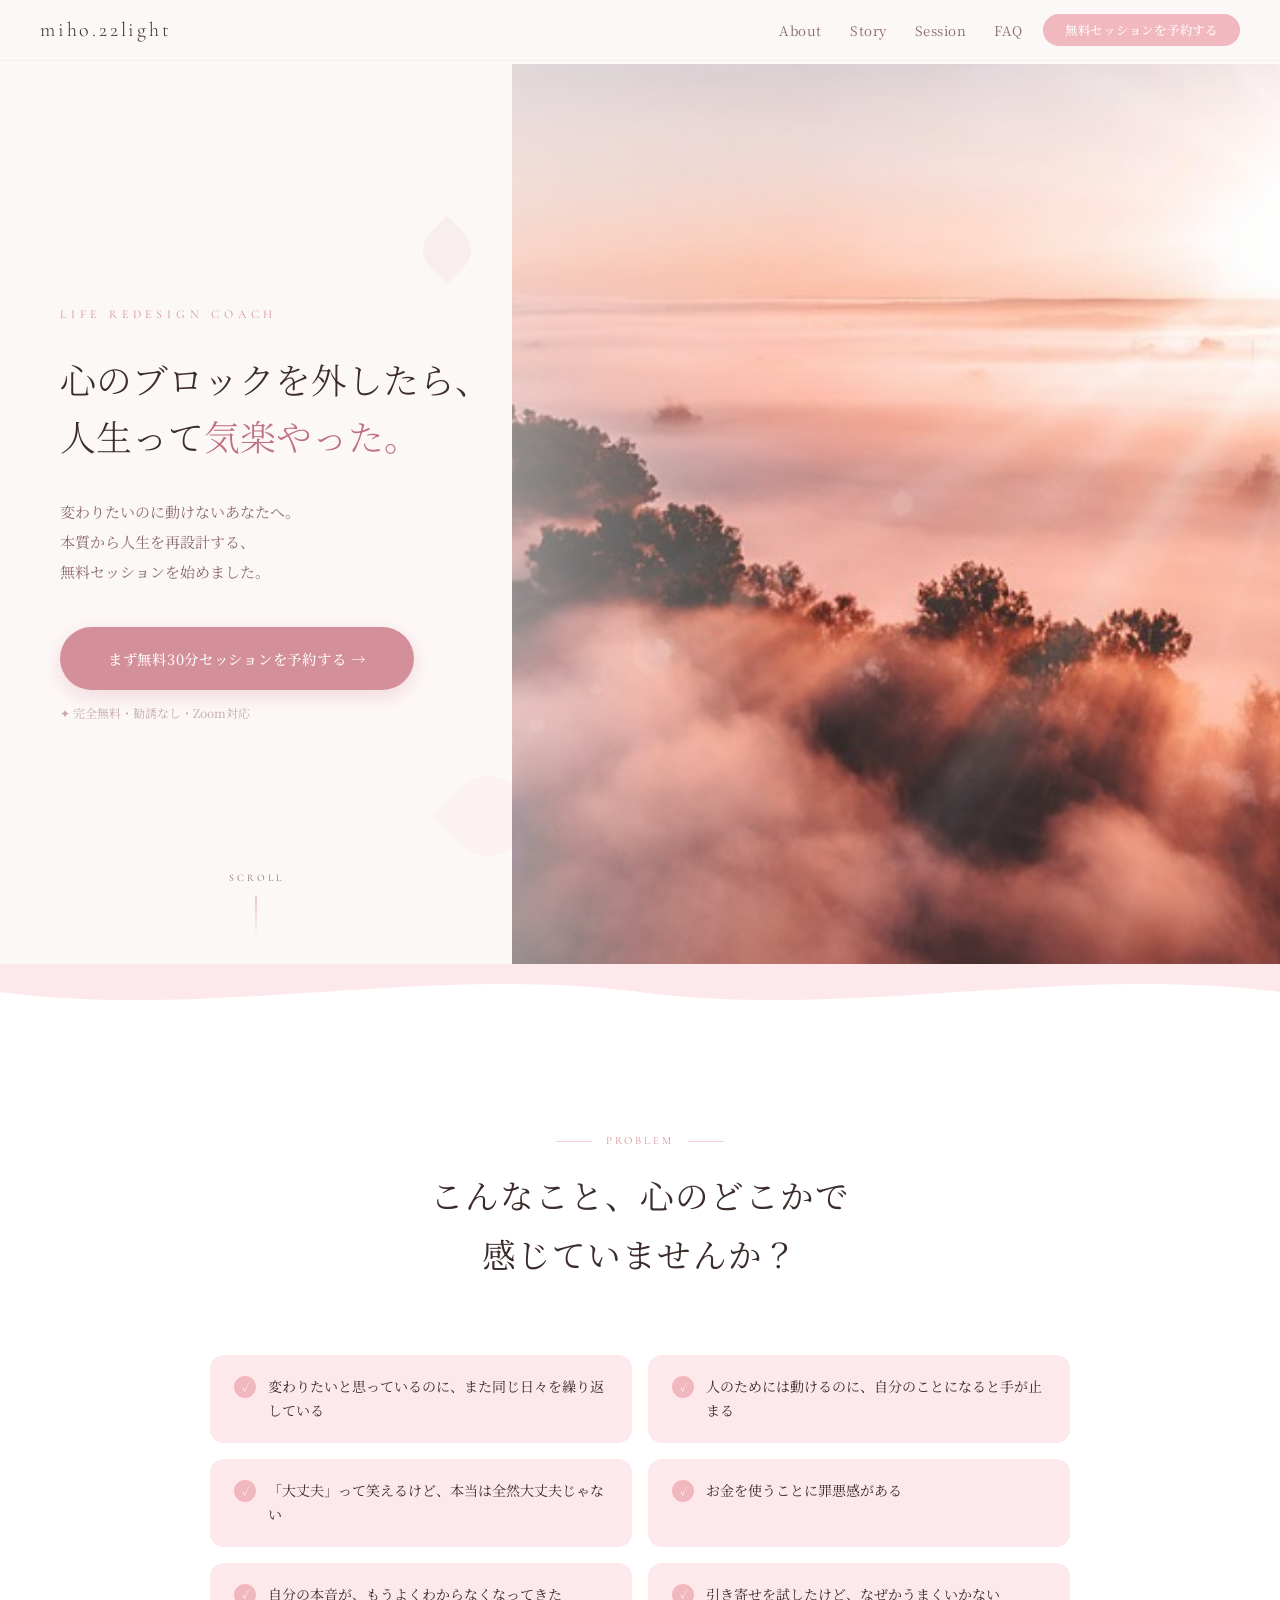
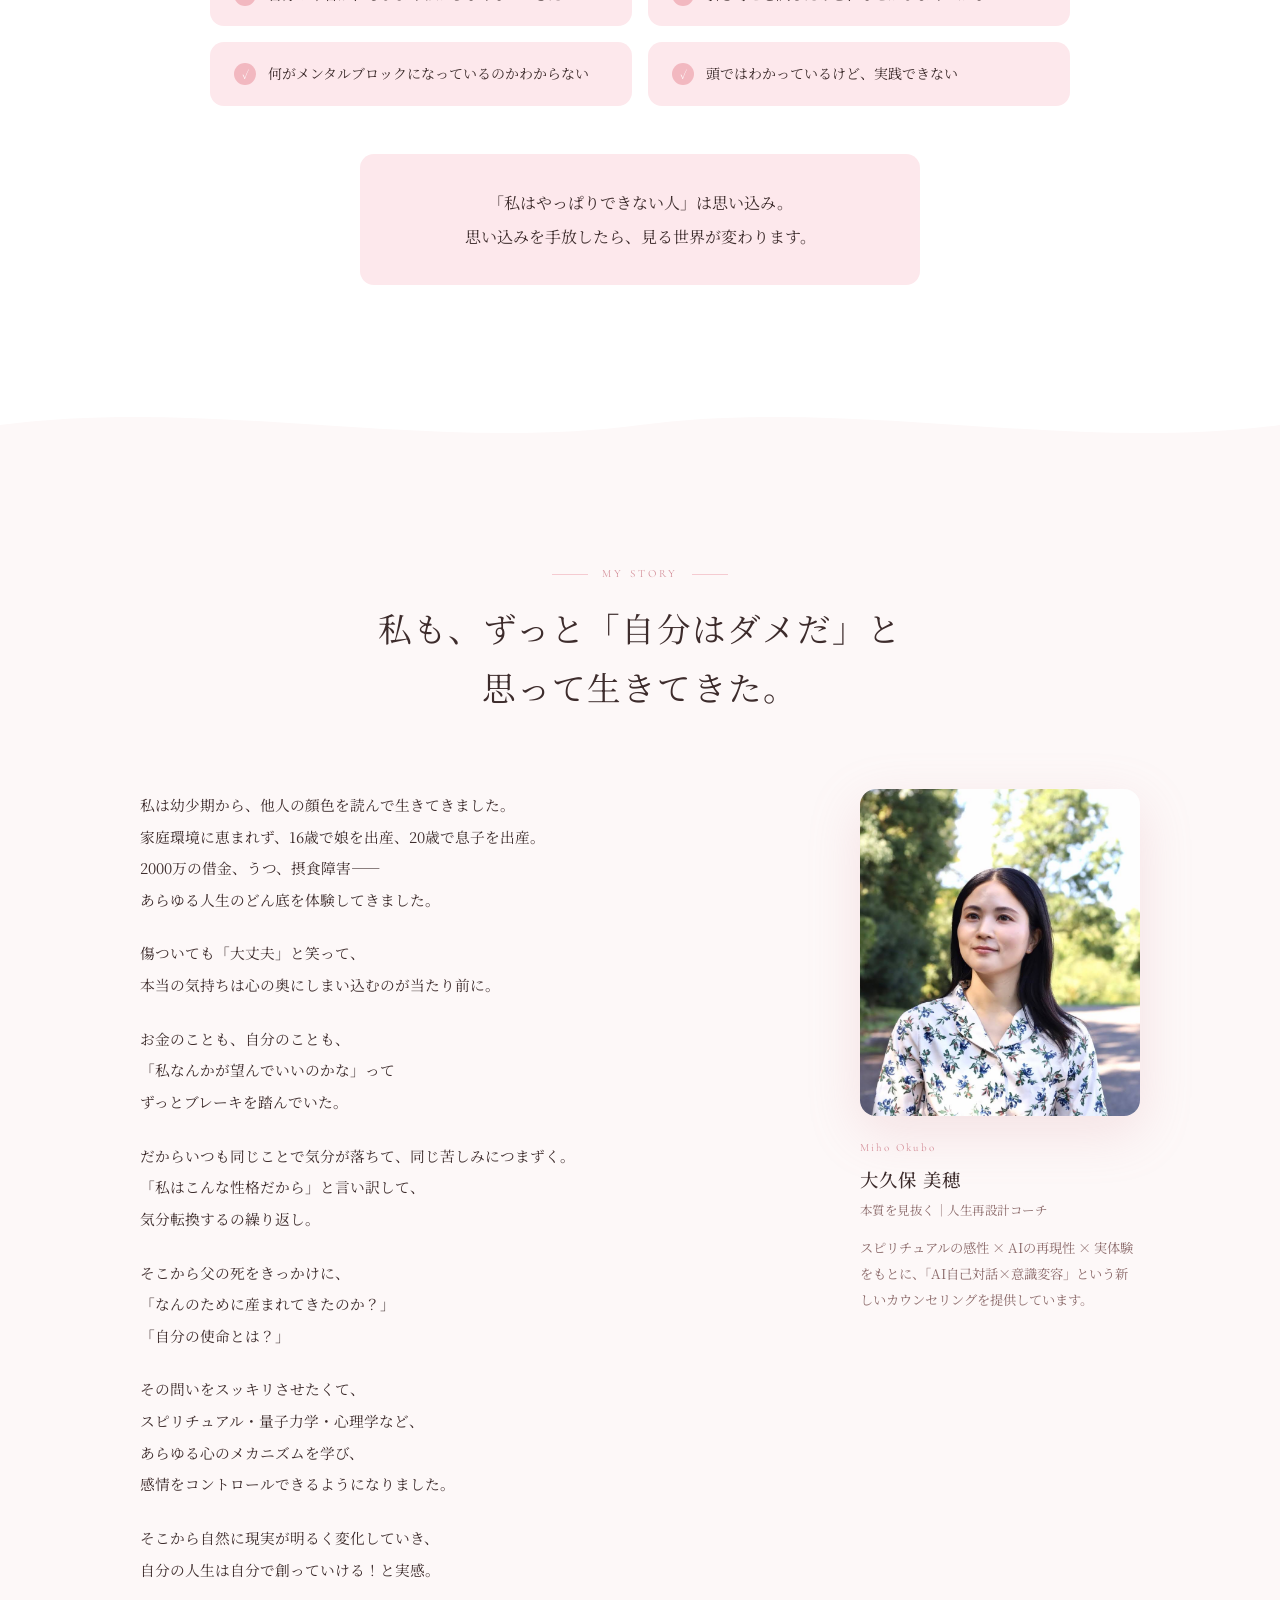
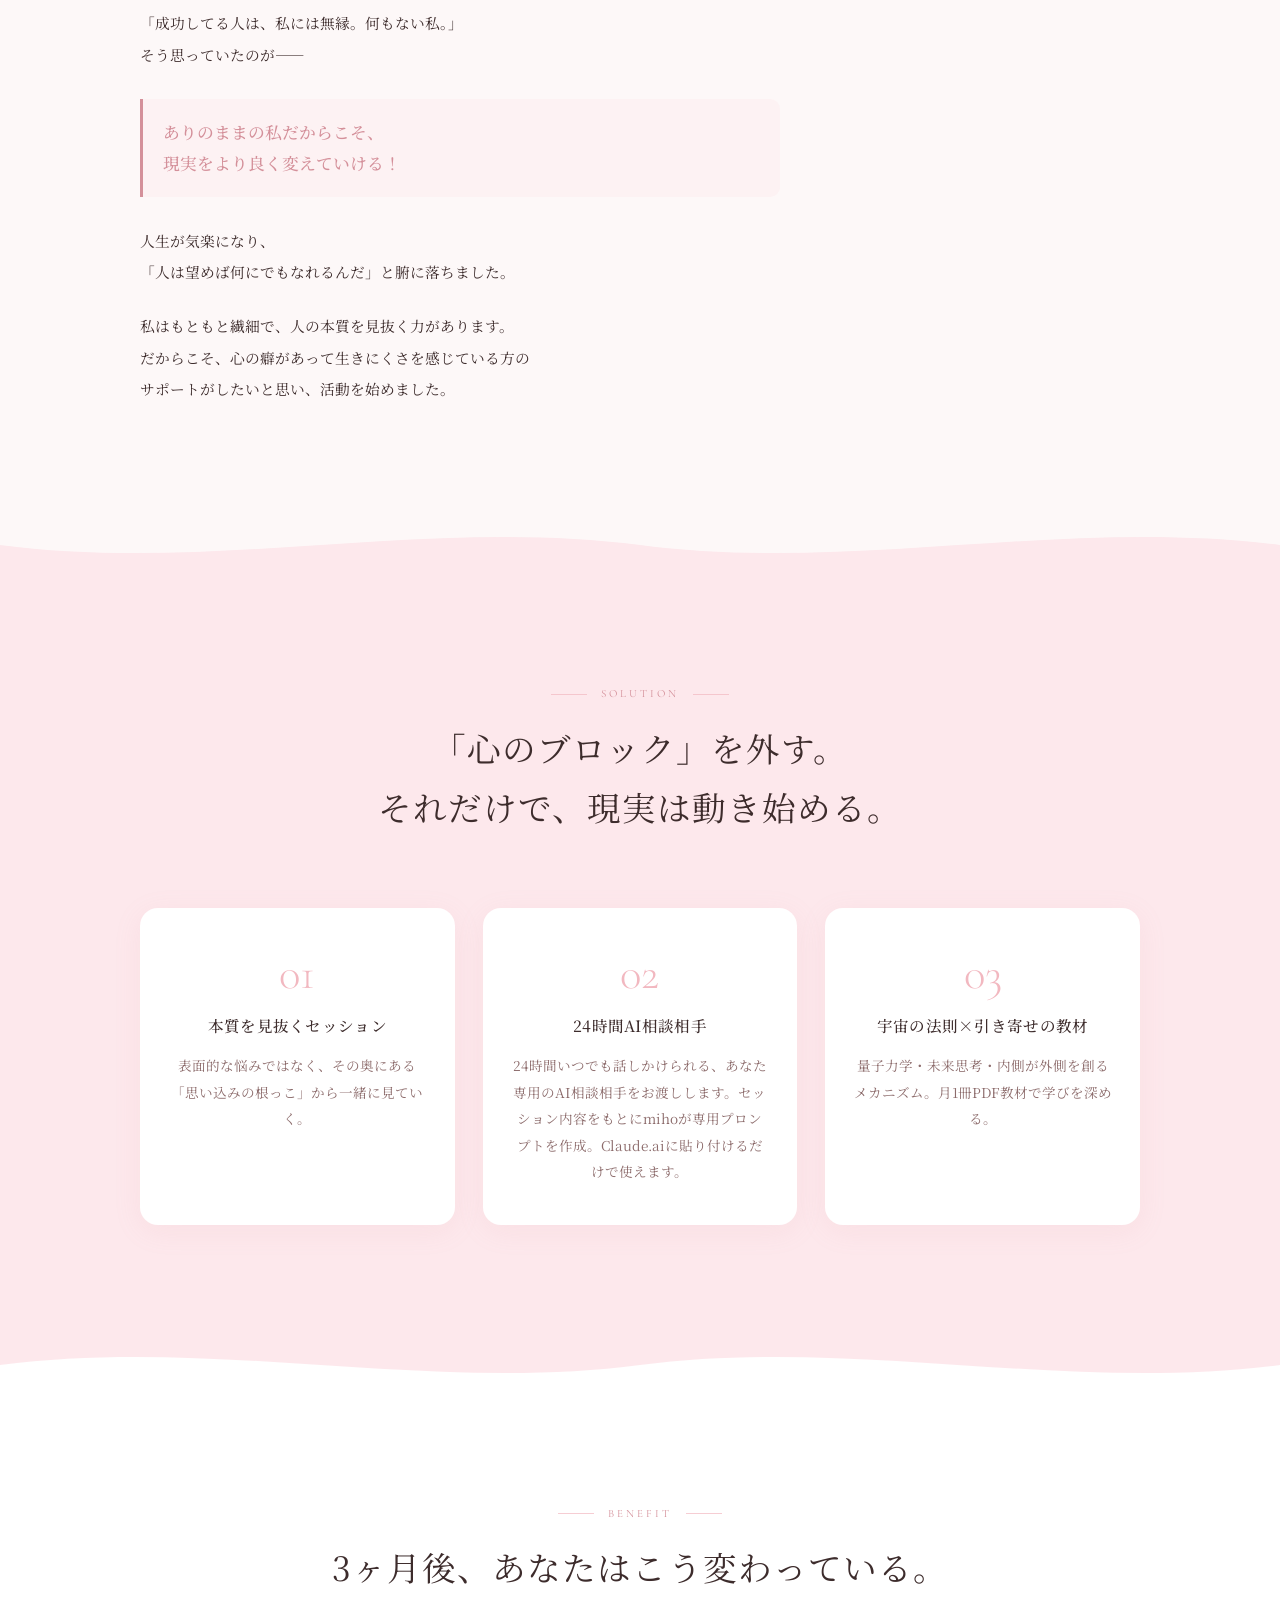
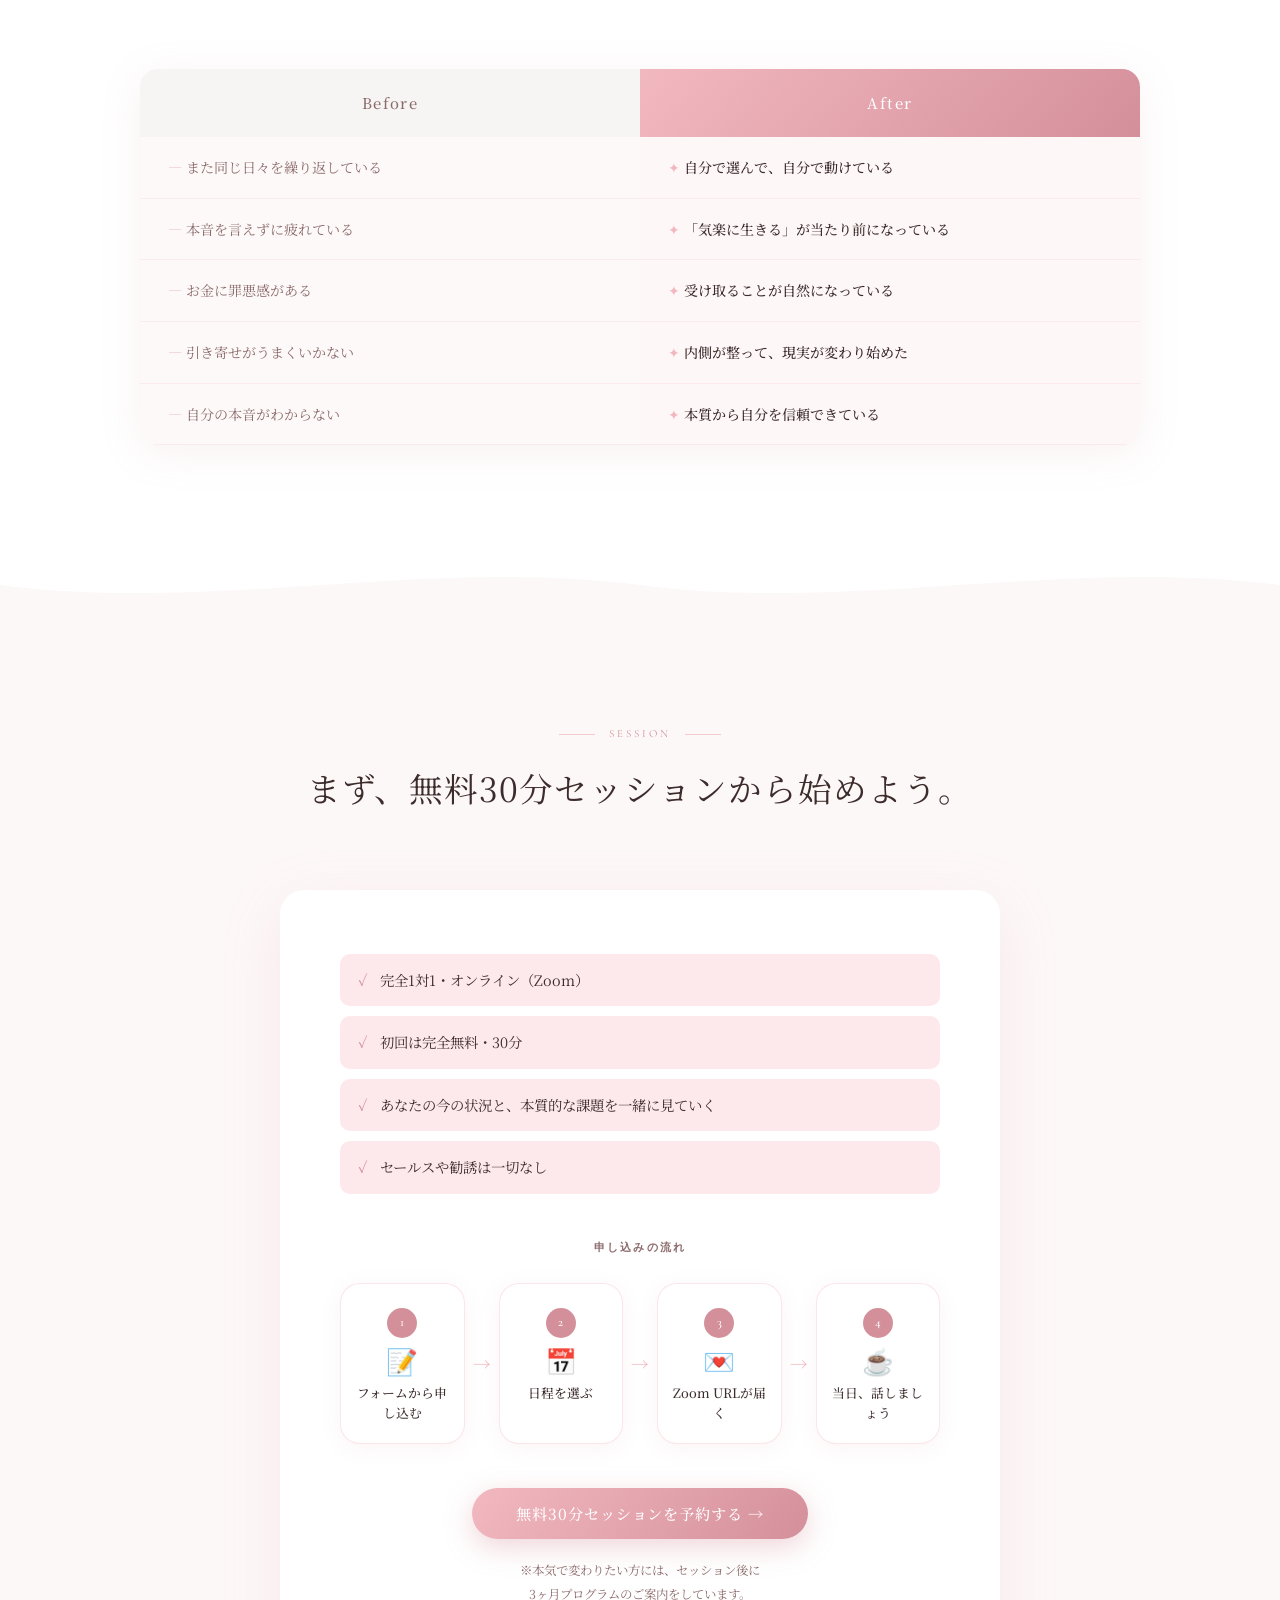
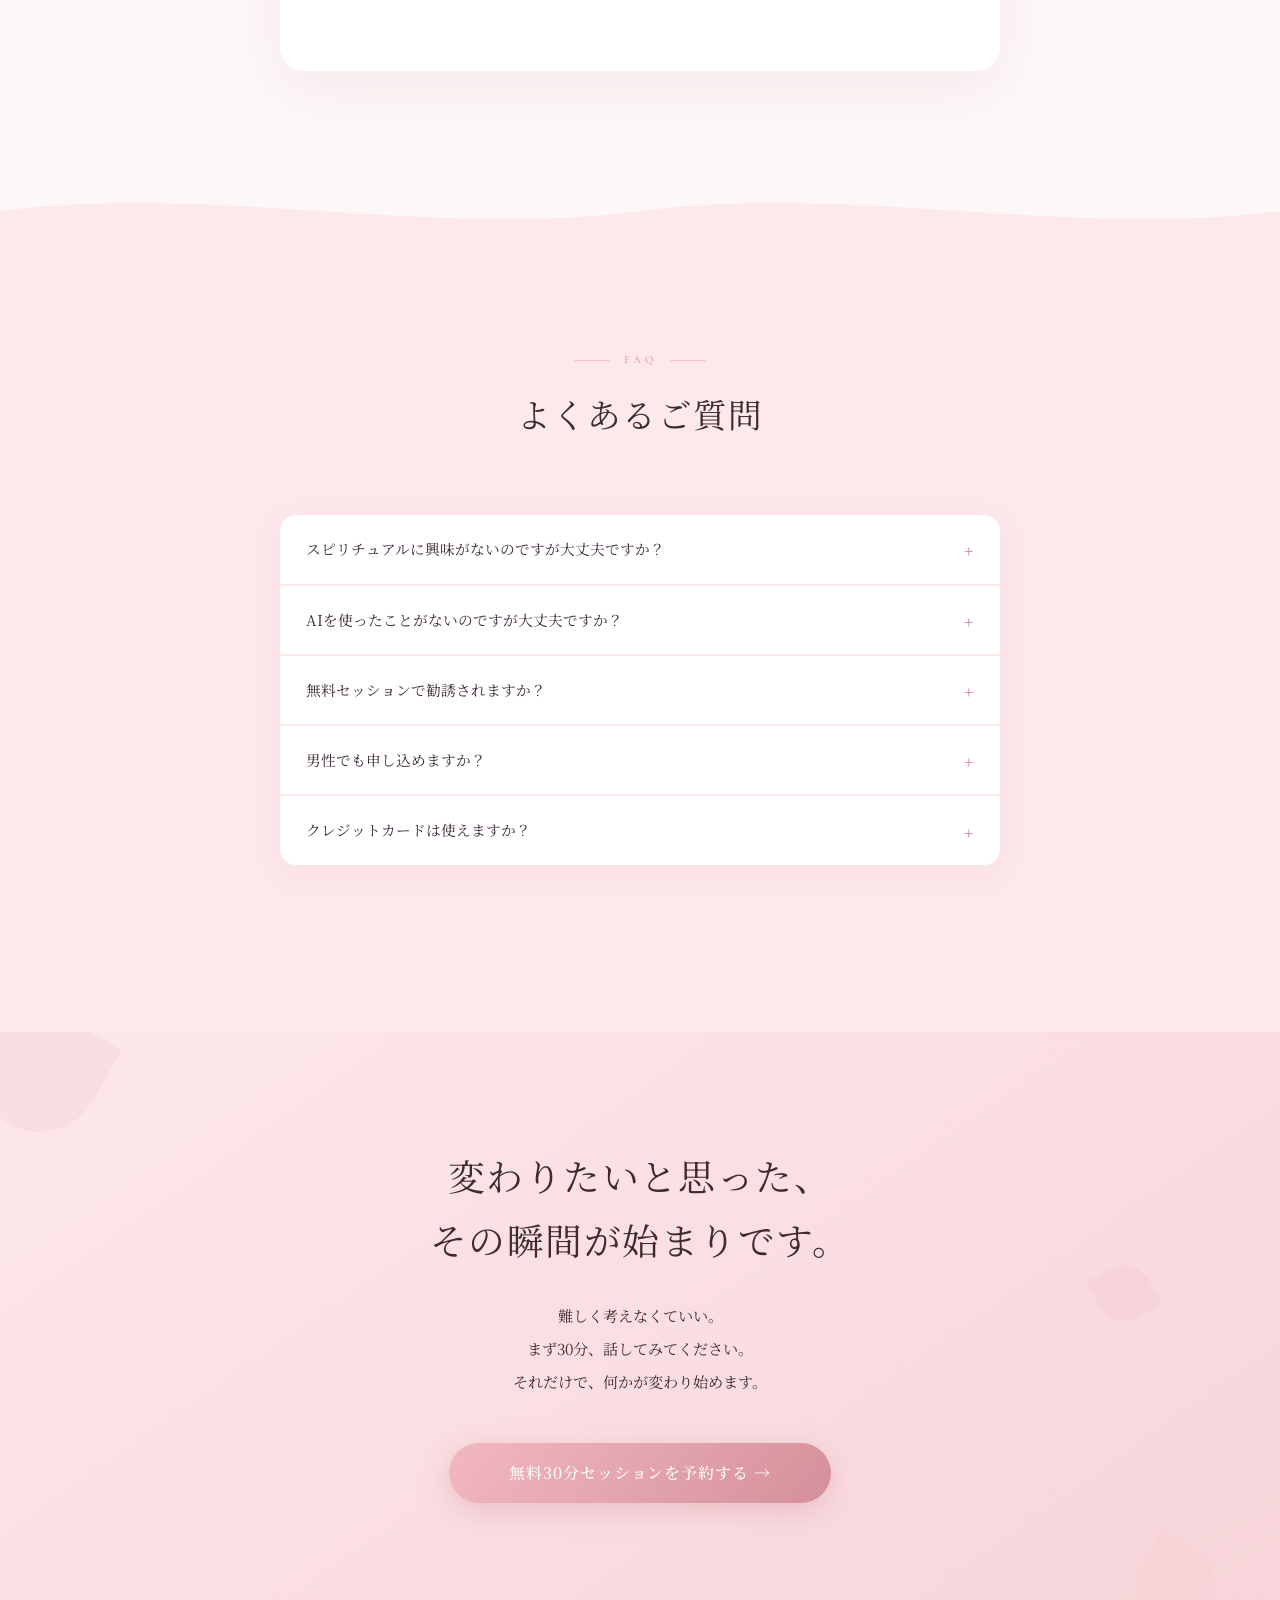
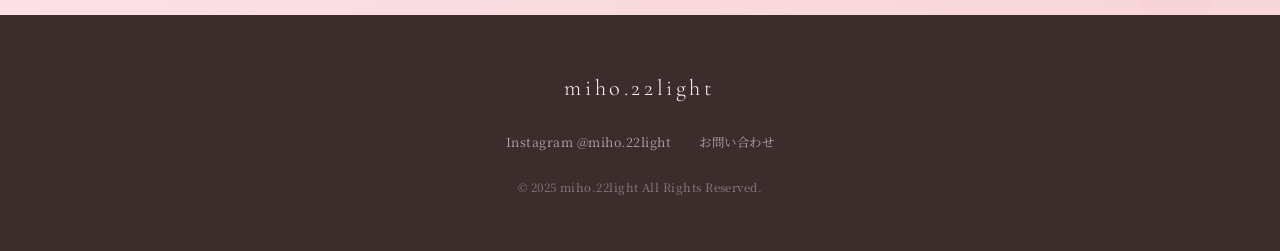
<file: index.html>
<!DOCTYPE html>
<html lang="ja">
<head>
  <meta charset="UTF-8">
  <meta name="viewport" content="width=device-width, initial-scale=1.0">
  <meta name="description" content="心のブロックを外したら、人生って気楽やった。変わりたいのに動けないあなたへ。本質から人生を再設計する、無料セッションを始めました。">
  <title>miho.22light | 本質を見抜く｜人生再設計コーチ</title>
  <link rel="preconnect" href="https://fonts.googleapis.com">
  <link rel="preconnect" href="https://fonts.gstatic.com" crossorigin>
  <link href="https://fonts.googleapis.com/css2?family=Cormorant+Garamond:ital,wght@0,300;0,400;0,500;1,300;1,400&family=Noto+Serif+JP:wght@300;400;500;600&display=swap" rel="stylesheet">
  <link rel="stylesheet" href="assets/css/style.css">
</head>
<body>

  <!-- ==================== HEADER ==================== -->
  <header class="header" id="header">
    <div class="header__inner">
      <a href="#top" class="header__logo">miho.22light</a>
      <nav class="header__nav" id="nav">
        <ul class="header__nav-list">
          <li><a href="#about" class="header__nav-link">About</a></li>
          <li><a href="#story" class="header__nav-link">Story</a></li>
          <li><a href="#session" class="header__nav-link">Session</a></li>
          <li><a href="#faq" class="header__nav-link">FAQ</a></li>
        </ul>
      </nav>
      <a href="https://lin.ee/6vgyrrP" class="header__cta btn btn--small">無料セッションを予約する</a>
      <button class="header__hamburger" id="hamburger" aria-label="メニューを開く">
        <span></span><span></span><span></span>
      </button>
    </div>
  </header>

  <!-- ==================== FV ==================== -->
  <section class="fv" id="top">

    <!-- 左エリア：テキスト 40% -->
    <div class="fv__left">
      <div class="fv__petal fv__petal--1" aria-hidden="true"></div>
      <div class="fv__petal fv__petal--2" aria-hidden="true"></div>

      <p class="fv__en-label fv-slide fv-slide--1">Life Redesign Coach</p>
      <h1 class="fv__heading fv-slide fv-slide--2">
        心のブロックを外したら、<br>
        人生って<span class="fv__accent">気楽やった。</span>
      </h1>
      <p class="fv__sub fv-slide fv-slide--3">
        変わりたいのに動けないあなたへ。<br>
        本質から人生を再設計する、<br>
        無料セッションを始めました。
      </p>
      <a href="https://lin.ee/6vgyrrP" class="fv__cta-btn fv-slide fv-slide--4">まず無料30分セッションを予約する →</a>
      <p class="fv__note fv-slide fv-slide--5">✦ 完全無料・勧誘なし・Zoom対応</p>
    </div>

    <!-- 右エリア：背景画像 60% -->
    <div class="fv__right"></div>

    <div class="fv__scroll-indicator">
      <span class="fv__scroll-text">scroll</span>
      <span class="fv__scroll-line"></span>
    </div>
  </section>

  <!-- wave: FV → Problem -->
  <div class="wave-divider wave-divider--to-white" aria-hidden="true">
    <svg xmlns="http://www.w3.org/2000/svg" viewBox="0 0 1440 56" preserveAspectRatio="none">
      <path fill="#ffffff" d="M0,28 C240,56 480,0 720,28 C960,56 1200,0 1440,28 L1440,56 L0,56 Z"/>
    </svg>
  </div>

  <!-- ==================== PROBLEM ==================== -->
  <section class="problem" id="about">
    <div class="section-inner">
      <p class="section-label fade-in">problem</p>
      <h2 class="section-heading fade-in">
        こんなこと、心のどこかで<br>感じていませんか？
      </h2>
      <ul class="checklist fade-in">
        <li class="checklist-item">変わりたいと思っているのに、また同じ日々を繰り返している</li>
        <li class="checklist-item">人のためには動けるのに、自分のことになると手が止まる</li>
        <li class="checklist-item">「大丈夫」って笑えるけど、本当は全然大丈夫じゃない</li>
        <li class="checklist-item">お金を使うことに罪悪感がある</li>
        <li class="checklist-item">自分の本音が、もうよくわからなくなってきた</li>
        <li class="checklist-item">引き寄せを試したけど、なぜかうまくいかない</li>
        <li class="checklist-item">何がメンタルブロックになっているのかわからない</li>
        <li class="checklist-item">頭ではわかっているけど、実践できない</li>
      </ul>
      <p class="problem__close fade-in">
        「私はやっぱりできない人」は思い込み。<br>
        思い込みを手放したら、見る世界が変わります。
      </p>
    </div>
  </section>

  <!-- wave: Problem → Story -->
  <div class="wave-divider wave-divider--from-white" aria-hidden="true">
    <svg xmlns="http://www.w3.org/2000/svg" viewBox="0 0 1440 56" preserveAspectRatio="none">
      <path fill="#FDF8F8" d="M0,28 C240,0 480,56 720,28 C960,0 1200,56 1440,28 L1440,56 L0,56 Z"/>
    </svg>
  </div>

  <!-- ==================== STORY ==================== -->
  <section class="story" id="story">
    <div class="section-inner">
      <p class="section-label fade-in">my story</p>
      <h2 class="section-heading fade-in">
        私も、ずっと「自分はダメだ」と<br>思って生きてきた。
      </h2>
      <div class="story__body">
        <div class="story__text fade-in">
          <p>私は幼少期から、他人の顔色を読んで生きてきました。<br>
          家庭環境に恵まれず、16歳で娘を出産、20歳で息子を出産。<br>
          2000万の借金、うつ、摂食障害——<br>
          あらゆる人生のどん底を体験してきました。</p>

          <p>傷ついても「大丈夫」と笑って、<br>
          本当の気持ちは心の奥にしまい込むのが当たり前に。</p>

          <p>お金のことも、自分のことも、<br>
          「私なんかが望んでいいのかな」って<br>
          ずっとブレーキを踏んでいた。</p>

          <p>だからいつも同じことで気分が落ちて、同じ苦しみにつまずく。<br>
          「私はこんな性格だから」と言い訳して、<br>
          気分転換するの繰り返し。</p>

          <p>そこから父の死をきっかけに、<br>
          「なんのために産まれてきたのか？」<br>
          「自分の使命とは？」</p>

          <p>その問いをスッキリさせたくて、<br>
          スピリチュアル・量子力学・心理学など、<br>
          あらゆる心のメカニズムを学び、<br>
          感情をコントロールできるようになりました。</p>

          <p>そこから自然に現実が明るく変化していき、<br>
          自分の人生は自分で創っていける！と実感。</p>

          <p>「成功してる人は、私には無縁。何もない私。」<br>
          そう思っていたのが——</p>

          <p class="story__em">ありのままの私だからこそ、<br>現実をより良く変えていける！</p>

          <p>人生が気楽になり、<br>
          「人は望めば何にでもなれるんだ」と腑に落ちました。</p>

          <p>私はもともと繊細で、人の本質を見抜く力があります。<br>
          だからこそ、心の癖があって生きにくさを感じている方の<br>
          サポートがしたいと思い、活動を始めました。</p>
        </div>
        <aside class="story__profile fade-in">
          <div class="story__img-wrap">
            <img
              src="img/unnamed.jpg"
              alt="miho"
              class="story__img"
              width="360"
              height="420"
            >
          </div>
          <div class="story__profile-info">
            <p class="story__name-en">Miho Okubo</p>
            <p class="story__name">大久保 美穂</p>
            <p class="story__title">本質を見抜く｜人生再設計コーチ</p>
            <p class="story__desc">スピリチュアルの感性 × AIの再現性 × 実体験をもとに、「AI自己対話×意識変容」という新しいカウンセリングを提供しています。</p>
          </div>
        </aside>
      </div>
    </div>
  </section>

  <!-- wave: Story → Solution -->
  <div class="wave-divider wave-divider--to-pale" aria-hidden="true">
    <svg xmlns="http://www.w3.org/2000/svg" viewBox="0 0 1440 56" preserveAspectRatio="none">
      <path fill="#FDE8EC" d="M0,28 C240,56 480,0 720,28 C960,56 1200,0 1440,28 L1440,56 L0,56 Z"/>
    </svg>
  </div>

  <!-- ==================== SOLUTION ==================== -->
  <section class="solution">
    <div class="section-inner">
      <p class="section-label fade-in">solution</p>
      <h2 class="section-heading fade-in">
        「心のブロック」を外す。<br>
        それだけで、現実は動き始める。
      </h2>
      <div class="solution__grid">
        <div class="solution__card fade-in">
          <div class="solution__card-num">01</div>
          <h3 class="solution__card-title">本質を見抜くセッション</h3>
          <p class="solution__card-text">表面的な悩みではなく、その奥にある「思い込みの根っこ」から一緒に見ていく。</p>
        </div>
        <div class="solution__card fade-in">
          <div class="solution__card-num">02</div>
          <h3 class="solution__card-title">24時間AI相談相手</h3>
          <p class="solution__card-text">24時間いつでも話しかけられる、あなた専用のAI相談相手をお渡しします。セッション内容をもとにmihoが専用プロンプトを作成。Claude.aiに貼り付けるだけで使えます。</p>
        </div>
        <div class="solution__card fade-in">
          <div class="solution__card-num">03</div>
          <h3 class="solution__card-title">宇宙の法則×引き寄せの教材</h3>
          <p class="solution__card-text">量子力学・未来思考・内側が外側を創るメカニズム。月1冊PDF教材で学びを深める。</p>
        </div>
      </div>
    </div>
  </section>

  <!-- wave: Solution → Benefit -->
  <div class="wave-divider wave-divider--from-pale" aria-hidden="true">
    <svg xmlns="http://www.w3.org/2000/svg" viewBox="0 0 1440 56" preserveAspectRatio="none">
      <path fill="#ffffff" d="M0,28 C240,0 480,56 720,28 C960,0 1200,56 1440,28 L1440,56 L0,56 Z"/>
    </svg>
  </div>

  <!-- ==================== BENEFIT ==================== -->
  <section class="benefit">
    <div class="section-inner">
      <p class="section-label fade-in">benefit</p>
      <h2 class="section-heading fade-in">
        3ヶ月後、あなたはこう変わっている。
      </h2>
      <div class="benefit__table-wrap fade-in">
        <table class="benefit__table">
          <thead>
            <tr>
              <th class="benefit__th benefit__th--before">Before</th>
              <th class="benefit__th benefit__th--after">After</th>
            </tr>
          </thead>
          <tbody>
            <tr>
              <td class="benefit__td benefit__td--before">また同じ日々を繰り返している</td>
              <td class="benefit__td benefit__td--after">自分で選んで、自分で動けている</td>
            </tr>
            <tr>
              <td class="benefit__td benefit__td--before">本音を言えずに疲れている</td>
              <td class="benefit__td benefit__td--after">「気楽に生きる」が当たり前になっている</td>
            </tr>
            <tr>
              <td class="benefit__td benefit__td--before">お金に罪悪感がある</td>
              <td class="benefit__td benefit__td--after">受け取ることが自然になっている</td>
            </tr>
            <tr>
              <td class="benefit__td benefit__td--before">引き寄せがうまくいかない</td>
              <td class="benefit__td benefit__td--after">内側が整って、現実が変わり始めた</td>
            </tr>
            <tr>
              <td class="benefit__td benefit__td--before">自分の本音がわからない</td>
              <td class="benefit__td benefit__td--after">本質から自分を信頼できている</td>
            </tr>
          </tbody>
        </table>
      </div>
    </div>
  </section>

  <!-- wave: Benefit → Offer -->
  <div class="wave-divider wave-divider--from-white" aria-hidden="true">
    <svg xmlns="http://www.w3.org/2000/svg" viewBox="0 0 1440 56" preserveAspectRatio="none">
      <path fill="#FDF8F8" d="M0,28 C240,56 480,0 720,28 C960,56 1200,0 1440,28 L1440,56 L0,56 Z"/>
    </svg>
  </div>

  <!-- ==================== OFFER ==================== -->
  <section class="offer" id="session">
    <div class="section-inner">
      <p class="section-label fade-in">session</p>
      <h2 class="section-heading fade-in">
        まず、無料30分セッションから始めよう。
      </h2>
      <div class="offer__box fade-in">
        <ul class="offer__features">
          <li class="offer__feature">完全1対1・オンライン（Zoom）</li>
          <li class="offer__feature">初回は完全無料・30分</li>
          <li class="offer__feature">あなたの今の状況と、本質的な課題を一緒に見ていく</li>
          <li class="offer__feature">セールスや勧誘は一切なし</li>
        </ul>

        <!-- ステップ カード型リデザイン -->
        <div class="offer__flow">
          <h3 class="offer__flow-title">申し込みの流れ</h3>
          <div class="offer__steps">
            <div class="offer__step-card">
              <div class="offer__step-num">1</div>
              <div class="offer__step-icon">📝</div>
              <p class="offer__step-text">フォームから申し込む</p>
            </div>
            <span class="offer__step-arrow" aria-hidden="true">→</span>
            <div class="offer__step-card">
              <div class="offer__step-num">2</div>
              <div class="offer__step-icon">📅</div>
              <p class="offer__step-text">日程を選ぶ</p>
            </div>
            <span class="offer__step-arrow" aria-hidden="true">→</span>
            <div class="offer__step-card">
              <div class="offer__step-num">3</div>
              <div class="offer__step-icon">💌</div>
              <p class="offer__step-text">Zoom URLが届く</p>
            </div>
            <span class="offer__step-arrow" aria-hidden="true">→</span>
            <div class="offer__step-card">
              <div class="offer__step-num">4</div>
              <div class="offer__step-icon">☕</div>
              <p class="offer__step-text">当日、話しましょう</p>
            </div>
          </div>
        </div>

        <!-- 申し込みフォームURLを差し替えてください -->
        <a href="https://lin.ee/6vgyrrP" class="btn btn--primary offer__btn">無料30分セッションを予約する →</a>
        <p class="offer__note">
          ※本気で変わりたい方には、セッション後に<br>
          3ヶ月プログラムのご案内をしています。
        </p>
      </div>
    </div>
  </section>

  <!-- wave: Offer → FAQ -->
  <div class="wave-divider wave-divider--to-pale" aria-hidden="true">
    <svg xmlns="http://www.w3.org/2000/svg" viewBox="0 0 1440 56" preserveAspectRatio="none">
      <path fill="#FDE8EC" d="M0,28 C240,0 480,56 720,28 C960,0 1200,56 1440,28 L1440,56 L0,56 Z"/>
    </svg>
  </div>

  <!-- ==================== FAQ ==================== -->
  <section class="faq" id="faq">
    <div class="section-inner">
      <p class="section-label fade-in">FAQ</p>
      <h2 class="section-heading fade-in">よくあるご質問</h2>
      <div class="faq__list fade-in">

        <div class="faq__item">
          <button class="faq__q" aria-expanded="false">
            スピリチュアルに興味がないのですが大丈夫ですか？
          </button>
          <div class="faq__a">
            <p>はい、大丈夫です。スピリチュアルの知識は必要ありません。<br>
            「なぜか動けない」「本音がわからない」という感覚があれば、それだけで十分です。</p>
          </div>
        </div>

        <div class="faq__item">
          <button class="faq__q" aria-expanded="false">
            AIを使ったことがないのですが大丈夫ですか？
          </button>
          <div class="faq__a">
            <p>まったく問題ありません。<br>
            セッション後にわかりやすいプロンプトをお渡しするので、スマホひとつで自己対話できます。</p>
          </div>
        </div>

        <div class="faq__item">
          <button class="faq__q" aria-expanded="false">
            無料セッションで勧誘されますか？
          </button>
          <div class="faq__a">
            <p>セールスや無理な勧誘は一切しません。<br>
            本当に変わりたいと感じた方にだけ、次のステップをご案内しています。</p>
          </div>
        </div>

        <div class="faq__item">
          <button class="faq__q" aria-expanded="false">
            男性でも申し込めますか？
          </button>
          <div class="faq__a">
            <p>はい、性別は問いません。<br>
            「自分を変えたい」という気持ちがある方であれば、どなたでもお申し込みいただけます。</p>
          </div>
        </div>

        <div class="faq__item">
          <button class="faq__q" aria-expanded="false">
            クレジットカードは使えますか？
          </button>
          <div class="faq__a">
            <p>はい、使えます。</p>
          </div>
        </div>

      </div>
    </div>
  </section>

  <!-- wave: FAQ → Final CTA -->
  <div class="wave-divider wave-divider--from-pale" aria-hidden="true">
    <svg xmlns="http://www.w3.org/2000/svg" viewBox="0 0 1440 56" preserveAspectRatio="none">
      <path fill="#FDE8EC" d="M0,28 C240,56 480,0 720,28 C960,56 1200,0 1440,28 L1440,56 L0,56 Z"/>
    </svg>
  </div>

  <!-- ==================== FINAL CTA ==================== -->
  <section class="final-cta">
    <!-- 花びら装飾 -->
    <div class="final-cta__petal final-cta__petal--1" aria-hidden="true"></div>
    <div class="final-cta__petal final-cta__petal--2" aria-hidden="true"></div>
    <div class="final-cta__petal final-cta__petal--3" aria-hidden="true"></div>

    <div class="section-inner">
      <h2 class="final-cta__heading fade-in">
        変わりたいと思った、<br>その瞬間が始まりです。
      </h2>
      <p class="final-cta__text fade-in">
        難しく考えなくていい。<br>
        まず30分、話してみてください。<br>
        それだけで、何かが変わり始めます。
      </p>
      <!-- 申し込みフォームURLを差し替えてください -->
      <a href="https://lin.ee/6vgyrrP" class="btn btn--primary btn--large fade-in">無料30分セッションを予約する →</a>
    </div>
  </section>

  <!-- ==================== FOOTER ==================== -->
  <footer class="footer">
    <div class="footer__inner">
      <p class="footer__logo">miho.22light</p>
      <nav class="footer__nav" aria-label="フッターナビゲーション">
        <a href="https://www.instagram.com/miho.22light" class="footer__nav-link" target="_blank" rel="noopener noreferrer">
          Instagram @miho.22light
        </a>
        <!-- メールアドレスを差し替えてください -->
        <a href="mailto:info@example.com" class="footer__nav-link">お問い合わせ</a>
      </nav>
      <p class="footer__copy">© 2025 miho.22light All Rights Reserved.</p>
    </div>
  </footer>

  <script src="assets/js/main.js"></script>
</body>
</html>
</file>
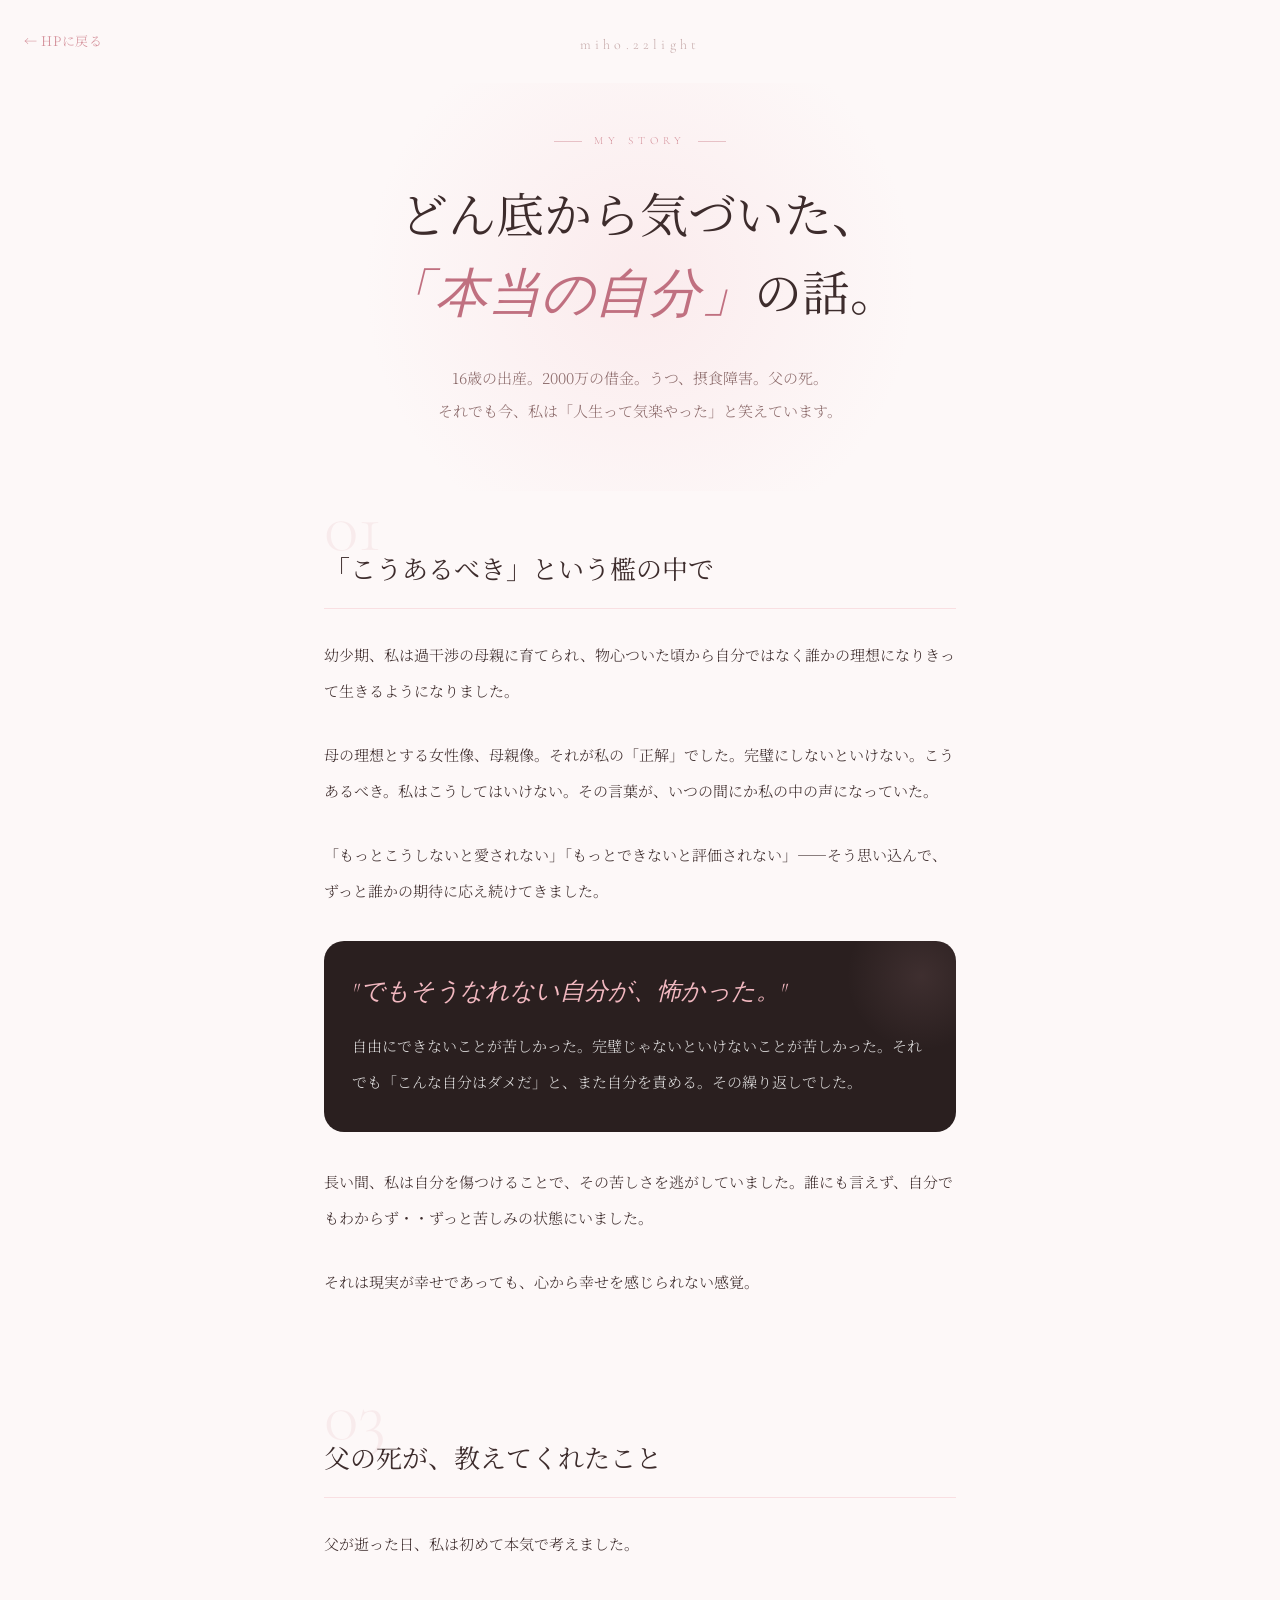
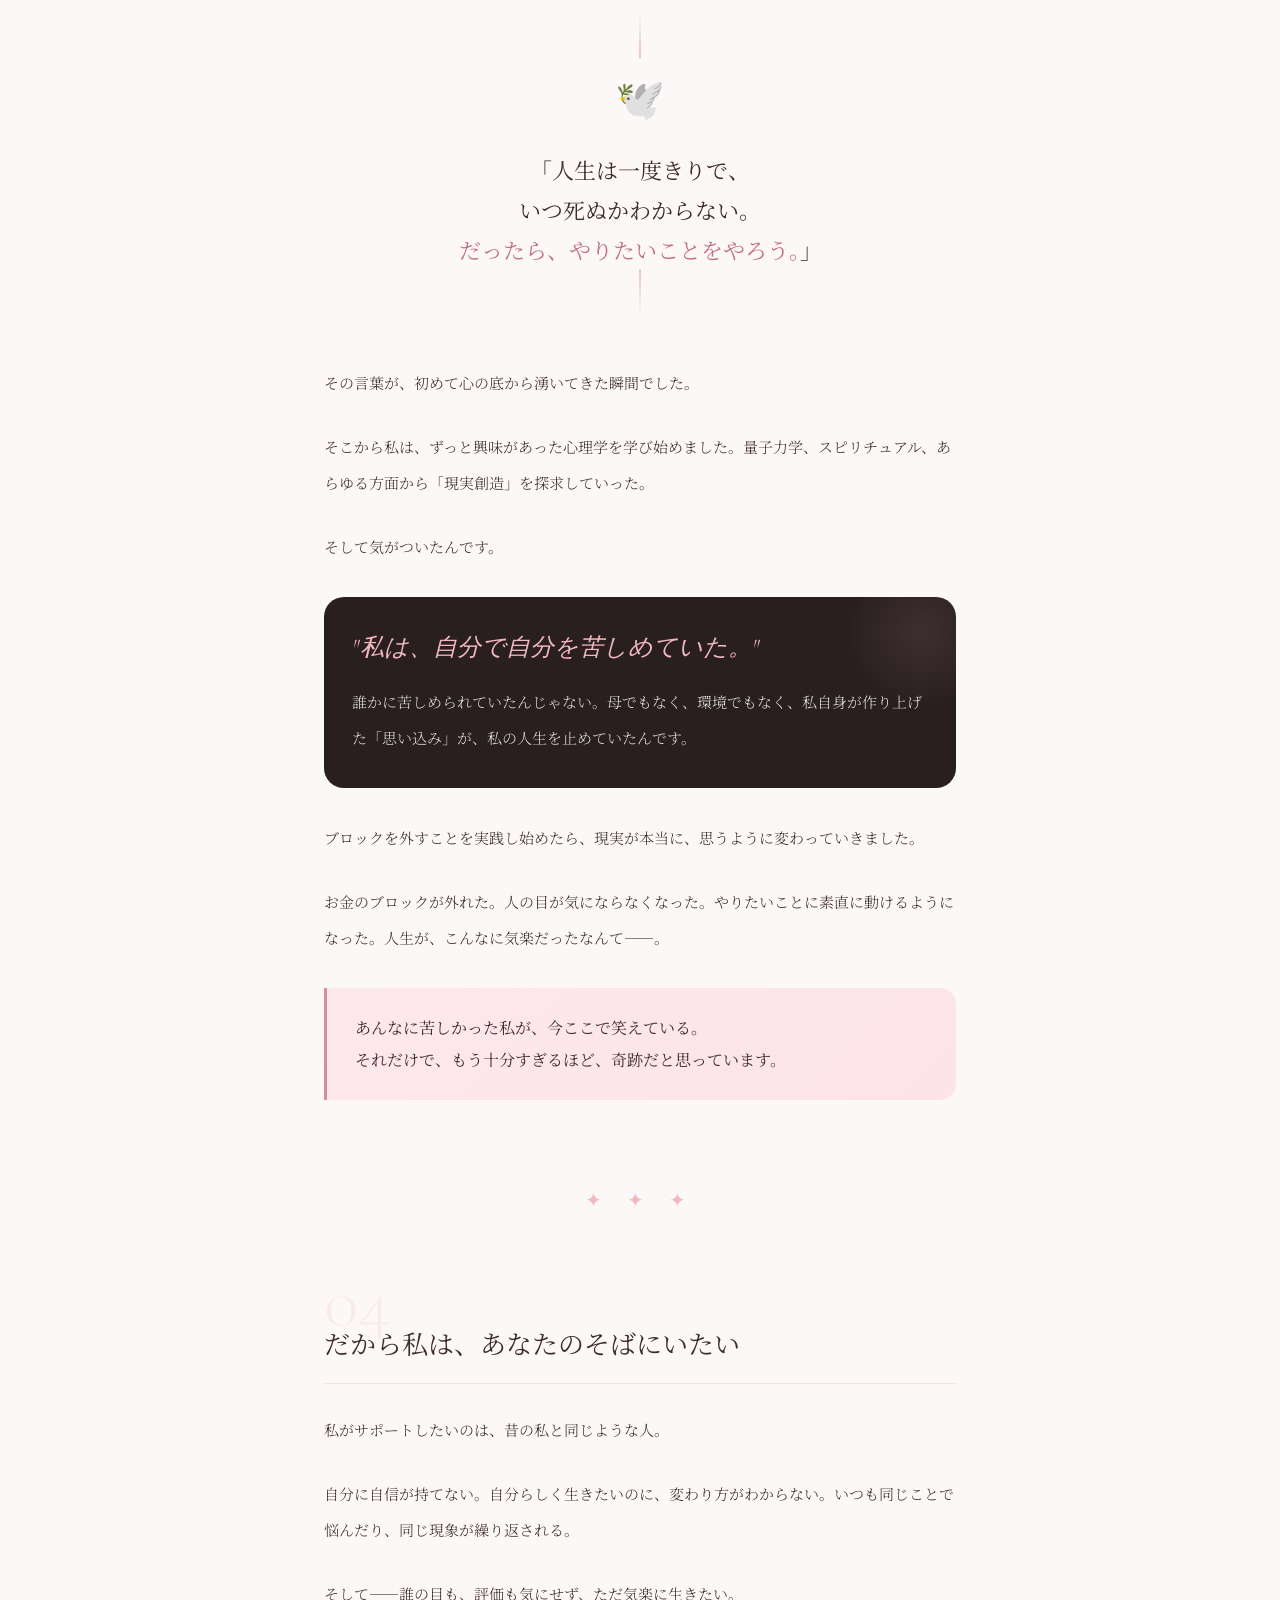
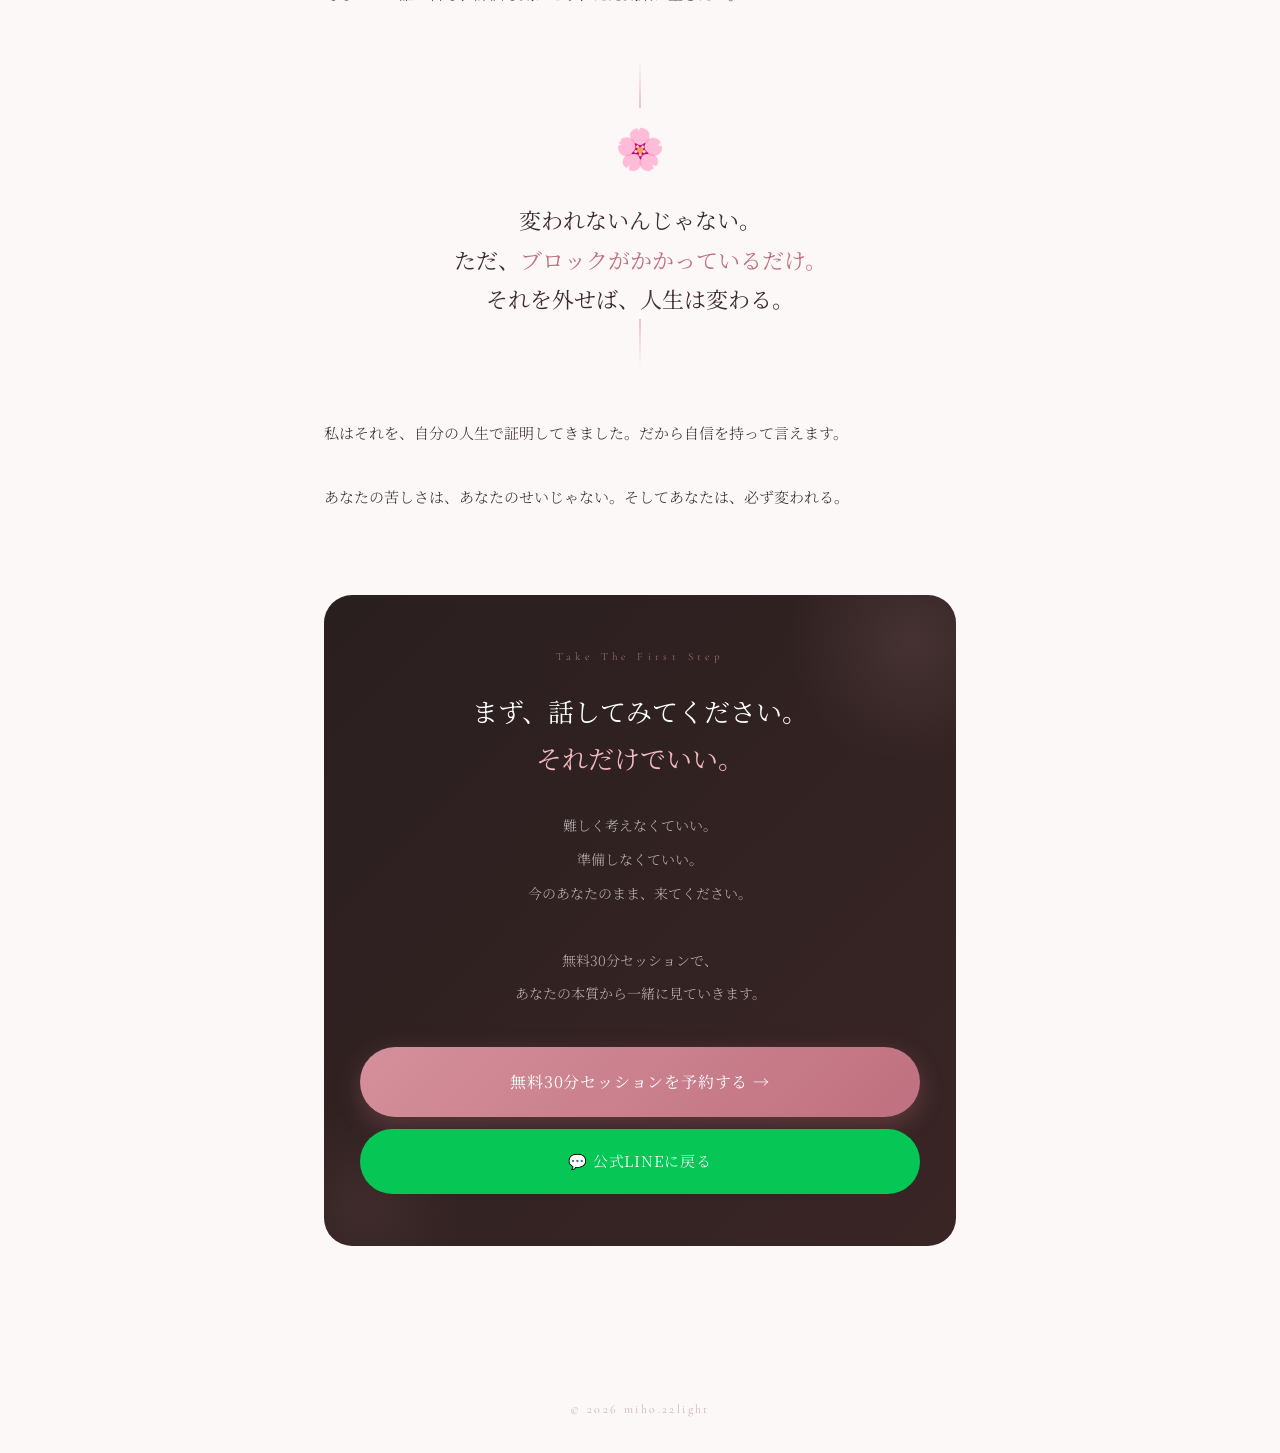
<file: about.html>
<!DOCTYPE html>
<html lang="ja">
<head>
  <meta charset="UTF-8">
  <meta name="viewport" content="width=device-width, initial-scale=1.0">
  <title>私について｜miho.22light</title>
  <link rel="preconnect" href="https://fonts.googleapis.com">
  <link rel="preconnect" href="https://fonts.gstatic.com" crossorigin>
  <link href="https://fonts.googleapis.com/css2?family=Cormorant+Garamond:ital,wght@0,300;0,400;1,300;1,400&family=Noto+Serif+JP:wght@300;400;500&display=swap" rel="stylesheet">
  <style>
    :root {
      --pink-main: #F2B8C0;
      --pink-pale: #FDE8EC;
      --pink-dusty: #D4909A;
      --pink-deep: #C07080;
      --off-white: #FDF8F8;
      --text-main: #3D2C2C;
      --text-sub: #8C6B6B;
      --text-light: #C4A8A8;
      --white: #FFFFFF;
      --dark: #2A1F1F;
      --font-jp: 'Noto Serif JP', serif;
      --font-en: 'Cormorant Garamond', serif;
    }

    *, *::before, *::after { box-sizing: border-box; margin: 0; padding: 0; }
    html { scroll-behavior: smooth; }

    body {
      font-family: var(--font-jp);
      background: var(--off-white);
      color: var(--text-main);
      line-height: 1.9;
      font-weight: 300;
      overflow-x: hidden;
    }

    /* ===== ヘッダー ===== */
    .site-header {
      text-align: center;
      padding: 32px 24px 24px;
      position: relative;
    }
    .site-logo {
      font-family: var(--font-en);
      font-size: 14px;
      letter-spacing: 0.3em;
      color: var(--text-light);
    }
    .back-btn {
      position: absolute;
      left: 24px;
      top: 50%;
      transform: translateY(-50%);
      font-size: 13px;
      color: var(--pink-dusty);
      text-decoration: none;
      letter-spacing: 0.05em;
      transition: opacity 0.2s;
    }
    .back-btn:hover { opacity: 0.7; }

    /* ===== ヒーロー ===== */
    .hero {
      text-align: center;
      padding: 48px 24px 64px;
      position: relative;
      overflow: hidden;
    }
    .hero::before {
      content: '';
      position: absolute;
      top: -100px;
      left: 50%;
      transform: translateX(-50%);
      width: 600px;
      height: 600px;
      background: radial-gradient(circle, rgba(242,184,192,0.2) 0%, transparent 65%);
      border-radius: 50%;
      pointer-events: none;
    }
    .hero-en {
      font-family: var(--font-en);
      font-size: 11px;
      letter-spacing: 0.45em;
      color: var(--pink-dusty);
      text-transform: uppercase;
      display: flex;
      align-items: center;
      justify-content: center;
      gap: 12px;
      margin-bottom: 24px;
      opacity: 0;
      animation: fadeUp 0.8s ease 0.2s forwards;
    }
    .hero-en::before, .hero-en::after {
      content: '';
      display: block;
      width: 28px;
      height: 1px;
      background: var(--pink-dusty);
      opacity: 0.5;
    }
    .hero-title {
      font-size: clamp(28px, 7vw, 48px);
      font-weight: 400;
      line-height: 1.6;
      color: var(--text-main);
      margin-bottom: 24px;
      opacity: 0;
      animation: fadeUp 0.8s ease 0.4s forwards;
    }
    .hero-title em {
      font-style: italic;
      font-family: var(--font-en);
      color: var(--pink-deep);
      font-size: 1.1em;
    }
    .hero-sub {
      font-size: 15px;
      color: var(--text-sub);
      line-height: 2.2;
      max-width: 480px;
      margin: 0 auto;
      opacity: 0;
      animation: fadeUp 0.8s ease 0.6s forwards;
    }

    /* ===== メインコンテンツ ===== */
    .main {
      max-width: 680px;
      margin: 0 auto;
      padding: 0 24px 80px;
    }

    /* ===== チャプター ===== */
    .chapter {
      margin-bottom: 80px;
      opacity: 0;
      transform: translateY(24px);
      transition: opacity 0.8s ease, transform 0.8s ease;
    }
    .chapter.visible {
      opacity: 1;
      transform: translateY(0);
    }

    .chapter-label {
      font-family: var(--font-en);
      font-size: 10px;
      letter-spacing: 0.4em;
      color: var(--text-light);
      text-transform: uppercase;
      margin-bottom: 8px;
      display: block;
    }
    .chapter-num {
      font-family: var(--font-en);
      font-size: 72px;
      font-weight: 300;
      color: rgba(212,144,154,0.12);
      line-height: 1;
      margin-bottom: -16px;
      display: block;
    }
    .chapter-title {
      font-size: clamp(18px, 4vw, 26px);
      font-weight: 400;
      color: var(--text-main);
      line-height: 1.6;
      margin-bottom: 28px;
      padding-bottom: 20px;
      border-bottom: 1px solid rgba(242,184,192,0.4);
    }

    /* ===== 本文 ===== */
    .story-text {
      font-size: 15px;
      color: var(--text-main);
      line-height: 2.4;
      font-weight: 300;
    }
    .story-text p {
      margin-bottom: 28px;
    }
    .story-text p:last-child { margin-bottom: 0; }

    /* ===== 強調ブロック ===== */
    .highlight-block {
      background: linear-gradient(135deg, var(--pink-pale), #fce4e9);
      border-left: 3px solid var(--pink-dusty);
      border-radius: 0 16px 16px 0;
      padding: 24px 28px;
      margin: 32px 0;
      font-size: 16px;
      color: var(--text-main);
      line-height: 2;
      font-weight: 400;
    }

    /* ===== 暗い強調 ===== */
    .dark-block {
      background: var(--dark);
      border-radius: 20px;
      padding: 32px 28px;
      margin: 32px 0;
      color: rgba(255,255,255,0.85);
      font-size: 15px;
      line-height: 2.4;
      position: relative;
      overflow: hidden;
    }
    .dark-block::before {
      content: '';
      position: absolute;
      top: -40px;
      right: -40px;
      width: 150px;
      height: 150px;
      background: radial-gradient(circle, rgba(242,184,192,0.1) 0%, transparent 70%);
      border-radius: 50%;
    }
    .dark-block-quote {
      font-family: var(--font-en);
      font-style: italic;
      font-size: clamp(18px, 4vw, 24px);
      color: var(--pink-main);
      line-height: 1.6;
      margin-bottom: 16px;
      display: block;
    }

    /* ===== 転換点 ===== */
    .turning-point {
      text-align: center;
      padding: 48px 24px;
      margin: 48px 0;
      position: relative;
    }
    .turning-point::before {
      content: '';
      position: absolute;
      top: 0;
      left: 50%;
      transform: translateX(-50%);
      width: 1px;
      height: 48px;
      background: linear-gradient(to bottom, transparent, var(--pink-dusty));
    }
    .turning-point::after {
      content: '';
      position: absolute;
      bottom: 0;
      left: 50%;
      transform: translateX(-50%);
      width: 1px;
      height: 48px;
      background: linear-gradient(to top, transparent, var(--pink-dusty));
    }
    .turning-emoji {
      font-size: 40px;
      margin-bottom: 16px;
      display: block;
    }
    .turning-text {
      font-size: clamp(16px, 3.5vw, 22px);
      font-weight: 400;
      color: var(--text-main);
      line-height: 1.8;
    }
    .turning-text em {
      color: var(--pink-deep);
      font-style: normal;
    }

    /* ===== タイムライン ===== */
    .timeline {
      position: relative;
      padding-left: 32px;
      margin: 32px 0;
    }
    .timeline::before {
      content: '';
      position: absolute;
      left: 8px;
      top: 8px;
      bottom: 8px;
      width: 1px;
      background: linear-gradient(to bottom, var(--pink-dusty), rgba(212,144,154,0.2));
    }
    .timeline-item {
      position: relative;
      margin-bottom: 32px;
    }
    .timeline-item::before {
      content: '';
      position: absolute;
      left: -28px;
      top: 8px;
      width: 10px;
      height: 10px;
      border-radius: 50%;
      background: var(--pink-dusty);
      border: 2px solid var(--off-white);
      box-shadow: 0 0 0 2px var(--pink-dusty);
    }
    .timeline-age {
      font-family: var(--font-en);
      font-size: 12px;
      letter-spacing: 0.1em;
      color: var(--pink-dusty);
      margin-bottom: 4px;
    }
    .timeline-text {
      font-size: 15px;
      color: var(--text-main);
      line-height: 2;
    }

    /* ===== ミッションセクション ===== */
    .mission-section {
      background: linear-gradient(135deg, var(--dark), #3a2525);
      border-radius: 28px;
      padding: 52px 36px;
      text-align: center;
      margin-bottom: 40px;
      position: relative;
      overflow: hidden;
    }
    .mission-section::before {
      content: '';
      position: absolute;
      top: -80px;
      right: -80px;
      width: 250px;
      height: 250px;
      background: radial-gradient(circle, rgba(242,184,192,0.1) 0%, transparent 70%);
      border-radius: 50%;
    }
    .mission-section::after {
      content: '';
      position: absolute;
      bottom: -60px;
      left: -60px;
      width: 200px;
      height: 200px;
      background: radial-gradient(circle, rgba(212,144,154,0.08) 0%, transparent 70%);
      border-radius: 50%;
    }
    .mission-en {
      font-family: var(--font-en);
      font-size: 11px;
      letter-spacing: 0.4em;
      color: var(--pink-main);
      opacity: 0.6;
      margin-bottom: 20px;
      display: block;
    }
    .mission-title {
      font-size: clamp(18px, 4vw, 26px);
      font-weight: 400;
      color: white;
      line-height: 1.8;
      margin-bottom: 28px;
    }
    .mission-title em {
      color: var(--pink-main);
      font-style: normal;
    }
    .mission-text {
      font-size: 14px;
      color: rgba(255,255,255,0.65);
      line-height: 2.4;
      margin-bottom: 36px;
    }

    /* ===== CTA ===== */
    .btn-primary {
      display: block;
      width: 100%;
      background: linear-gradient(135deg, var(--pink-dusty), var(--pink-deep));
      color: white;
      padding: 20px 32px;
      border-radius: 50px;
      font-size: 16px;
      font-weight: 400;
      border: none;
      cursor: pointer;
      transition: all 0.3s ease;
      text-decoration: none;
      letter-spacing: 0.05em;
      box-shadow: 0 8px 24px rgba(192,112,128,0.3);
      position: relative;
      z-index: 1;
    }
    .btn-primary:hover {
      transform: translateY(-2px);
      box-shadow: 0 12px 32px rgba(192,112,128,0.4);
    }
    .btn-line {
      display: block;
      width: 100%;
      background: #06C755;
      color: white;
      padding: 18px 32px;
      border-radius: 50px;
      font-size: 15px;
      border: none;
      cursor: pointer;
      transition: all 0.3s;
      margin-top: 12px;
      text-decoration: none;
      letter-spacing: 0.05em;
      position: relative;
      z-index: 1;
    }
    .btn-line:hover { background: #05b84d; transform: translateY(-1px); }

    /* ===== 区切り ===== */
    .divider {
      text-align: center;
      margin: 48px 0;
      color: var(--pink-main);
      font-size: 20px;
      letter-spacing: 0.5em;
    }

    /* ===== フッター ===== */
    .footer {
      text-align: center;
      padding: 32px 0;
      font-family: var(--font-en);
      font-size: 12px;
      letter-spacing: 0.2em;
      color: var(--text-light);
    }

    /* ===== アニメーション ===== */
    @keyframes fadeUp {
      from { opacity: 0; transform: translateY(16px); }
      to { opacity: 1; transform: translateY(0); }
    }
  </style>
</head>
<body>

  <header class="site-header">
    <a href="https://miho22light.vercel.app" class="back-btn">← HPに戻る</a>
    <div class="site-logo">miho.22light</div>
  </header>

  <!-- ヒーロー -->
  <div class="hero">
    <div class="hero-en">My Story</div>
    <h1 class="hero-title">
      どん底から気づいた、<br>
      <em>「本当の自分」</em>の話。
    </h1>
    <p class="hero-sub">
      16歳の出産。2000万の借金。うつ、摂食障害。父の死。<br>
      それでも今、私は「人生って気楽やった」と笑えています。
    </p>
  </div>

  <main class="main">

    <!-- Chapter 1 -->
    <div class="chapter">
      <span class="chapter-num">01</span>
      <h2 class="chapter-title">「こうあるべき」という檻の中で</h2>
      <div class="story-text">
        <p>幼少期、私は過干渉の母親に育てられ、物心ついた頃から自分ではなく誰かの理想になりきって生きるようになりました。</p>
        <p>母の理想とする女性像、母親像。それが私の「正解」でした。完璧にしないといけない。こうあるべき。私はこうしてはいけない。その言葉が、いつの間にか私の中の声になっていた。</p>
        <p>「もっとこうしないと愛されない」「もっとできないと評価されない」——そう思い込んで、ずっと誰かの期待に応え続けてきました。</p>
      </div>

      <div class="dark-block">
        <span class="dark-block-quote">"でもそうなれない自分が、怖かった。"</span>
        自由にできないことが苦しかった。完璧じゃないといけないことが苦しかった。それでも「こんな自分はダメだ」と、また自分を責める。その繰り返しでした。
      </div>

      <div class="story-text">
        <p>長い間、私は自分を傷つけることで、その苦しさを逃がしていました。誰にも言えず、自分でもわからず・・ずっと苦しみの状態にいました。</p>
        <p>それは現実が幸せであっても、心から幸せを感じられない感覚。</p>
      </div>
    </div>


    <!-- Chapter 3 転換点 -->
    <div class="chapter">
      <span class="chapter-num">03</span>
      <h2 class="chapter-title">父の死が、教えてくれたこと</h2>

      <div class="story-text">
        <p>父が逝った日、私は初めて本気で考えました。</p>
      </div>

      <div class="turning-point">
        <span class="turning-emoji">🕊️</span>
        <p class="turning-text">
          「人生は一度きりで、<br>
          いつ死ぬかわからない。<br>
          <em>だったら、やりたいことをやろう。</em>」
        </p>
      </div>

      <div class="story-text">
        <p>その言葉が、初めて心の底から湧いてきた瞬間でした。</p>
        <p>そこから私は、ずっと興味があった心理学を学び始めました。量子力学、スピリチュアル、あらゆる方面から「現実創造」を探求していった。</p>
        <p>そして気がついたんです。</p>
      </div>

      <div class="dark-block">
        <span class="dark-block-quote">"私は、自分で自分を苦しめていた。"</span>
        誰かに苦しめられていたんじゃない。母でもなく、環境でもなく、私自身が作り上げた「思い込み」が、私の人生を止めていたんです。
      </div>

      <div class="story-text">
        <p>ブロックを外すことを実践し始めたら、現実が本当に、思うように変わっていきました。</p>
        <p>お金のブロックが外れた。人の目が気にならなくなった。やりたいことに素直に動けるようになった。人生が、こんなに気楽だったなんて——。</p>
      </div>

      <div class="highlight-block">
        あんなに苦しかった私が、今ここで笑えている。<br>
        それだけで、もう十分すぎるほど、奇跡だと思っています。
      </div>
    </div>

    <div class="divider">✦ ✦ ✦</div>

    <!-- Chapter 4 ミッション -->
    <div class="chapter">
      <span class="chapter-num">04</span>
      <h2 class="chapter-title">だから私は、あなたのそばにいたい</h2>

      <div class="story-text">
        <p>私がサポートしたいのは、昔の私と同じような人。</p>
        <p>自分に自信が持てない。自分らしく生きたいのに、変わり方がわからない。いつも同じことで悩んだり、同じ現象が繰り返される。</p>
        <p>そして——誰の目も、評価も気にせず、ただ気楽に生きたい。</p>
      </div>

      <div class="turning-point">
        <span class="turning-emoji">🌸</span>
        <p class="turning-text">
          変われないんじゃない。<br>
          ただ、<em>ブロックがかかっているだけ。</em><br>
          それを外せば、人生は変わる。
        </p>
      </div>

      <div class="story-text">
        <p>私はそれを、自分の人生で証明してきました。だから自信を持って言えます。</p>
        <p>あなたの苦しさは、あなたのせいじゃない。そしてあなたは、必ず変われる。</p>
      </div>
    </div>

    <!-- ミッションCTA -->
    <div class="mission-section chapter">
      <span class="mission-en">Take The First Step</span>
      <h2 class="mission-title">
        まず、話してみてください。<br>
        <em>それだけでいい。</em>
      </h2>
      <p class="mission-text">
        難しく考えなくていい。<br>
        準備しなくていい。<br>
        今のあなたのまま、来てください。<br><br>
        無料30分セッションで、<br>
        あなたの本質から一緒に見ていきます。
      </p>
      <a href="https://forms.gle/Xd79tVTK33T2yRW7A" class="btn-primary">無料30分セッションを予約する →</a>
      <a href="https://lin.ee/6vgyrrP" class="btn-line">💬 公式LINEに戻る</a>
    </div>

  </main>

  <footer class="footer">© 2026 miho.22light</footer>

  <script>
    // スクロールアニメーション
    const chapters = document.querySelectorAll('.chapter');
    const observer = new IntersectionObserver((entries) => {
      entries.forEach(entry => {
        if (entry.isIntersecting) {
          entry.target.classList.add('visible');
        }
      });
    }, { threshold: 0.1 });
    chapters.forEach(c => observer.observe(c));
  </script>

</body>
</html>
</file>
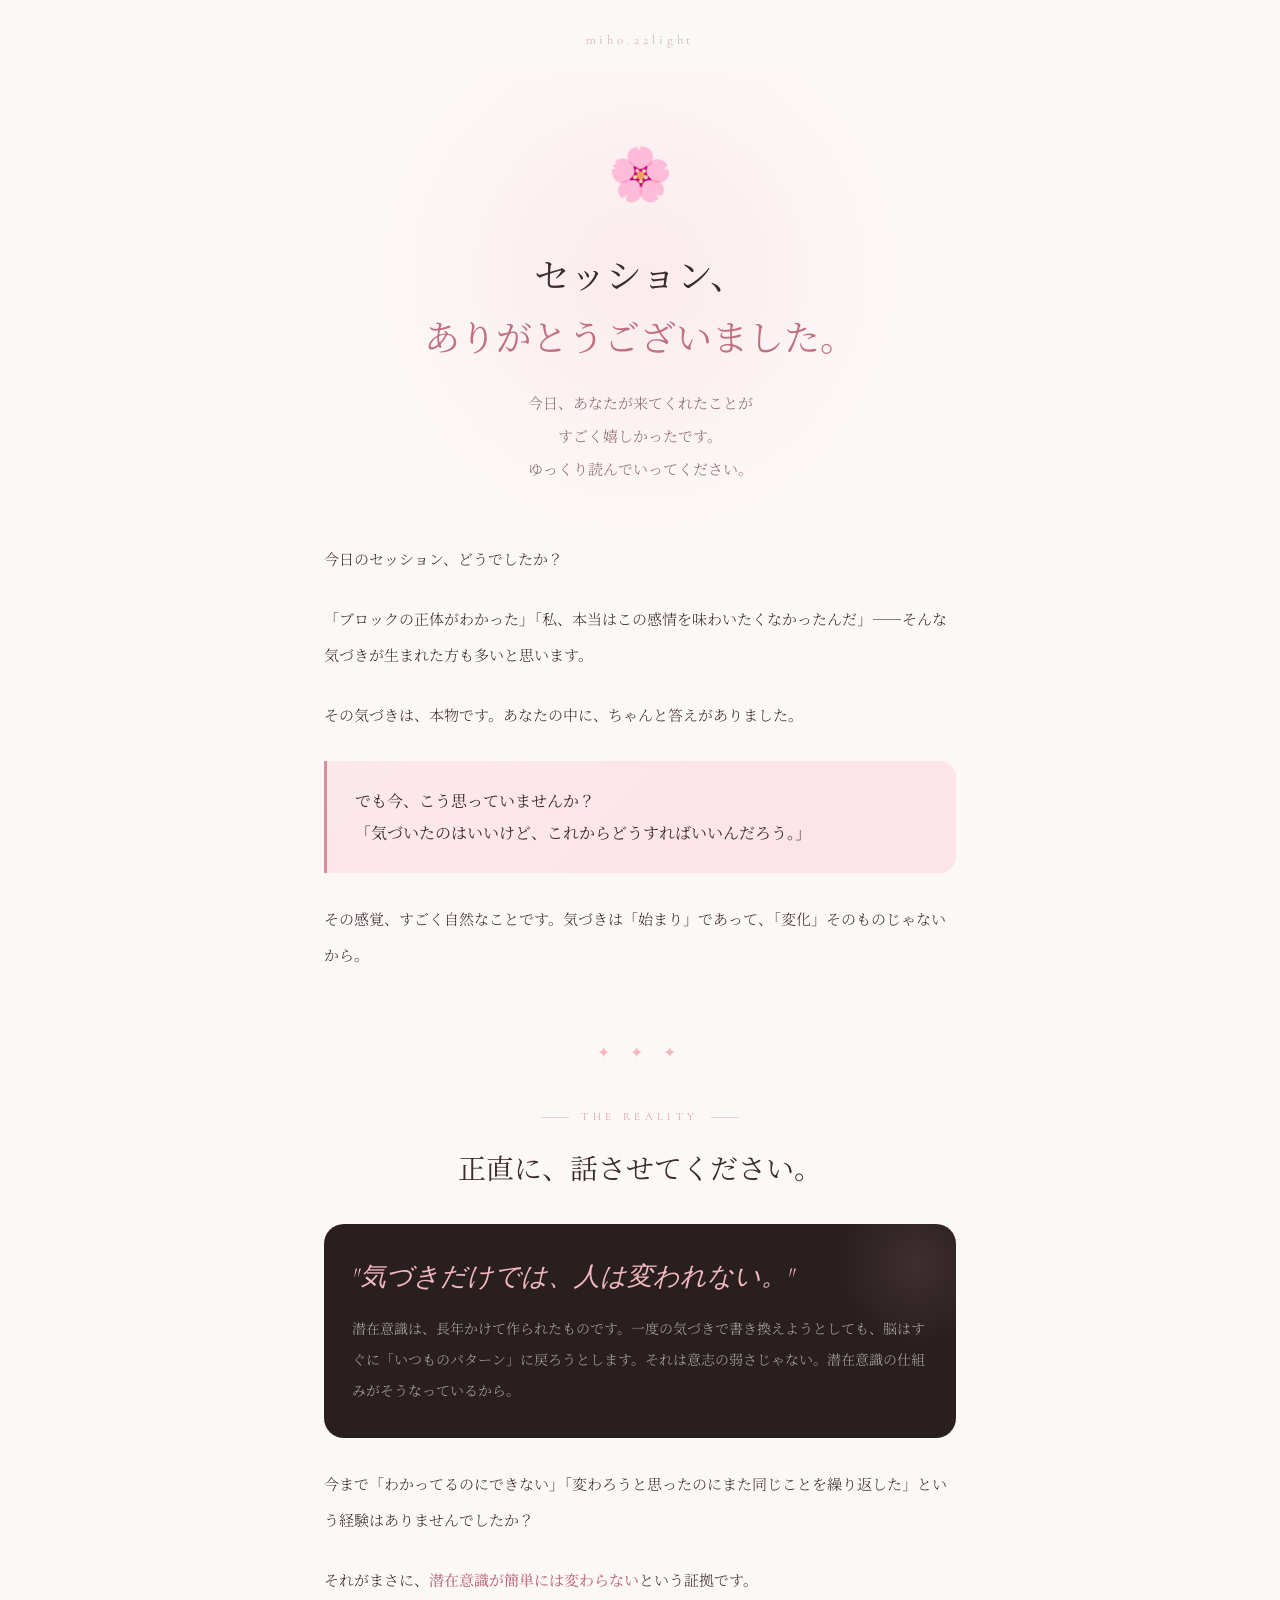
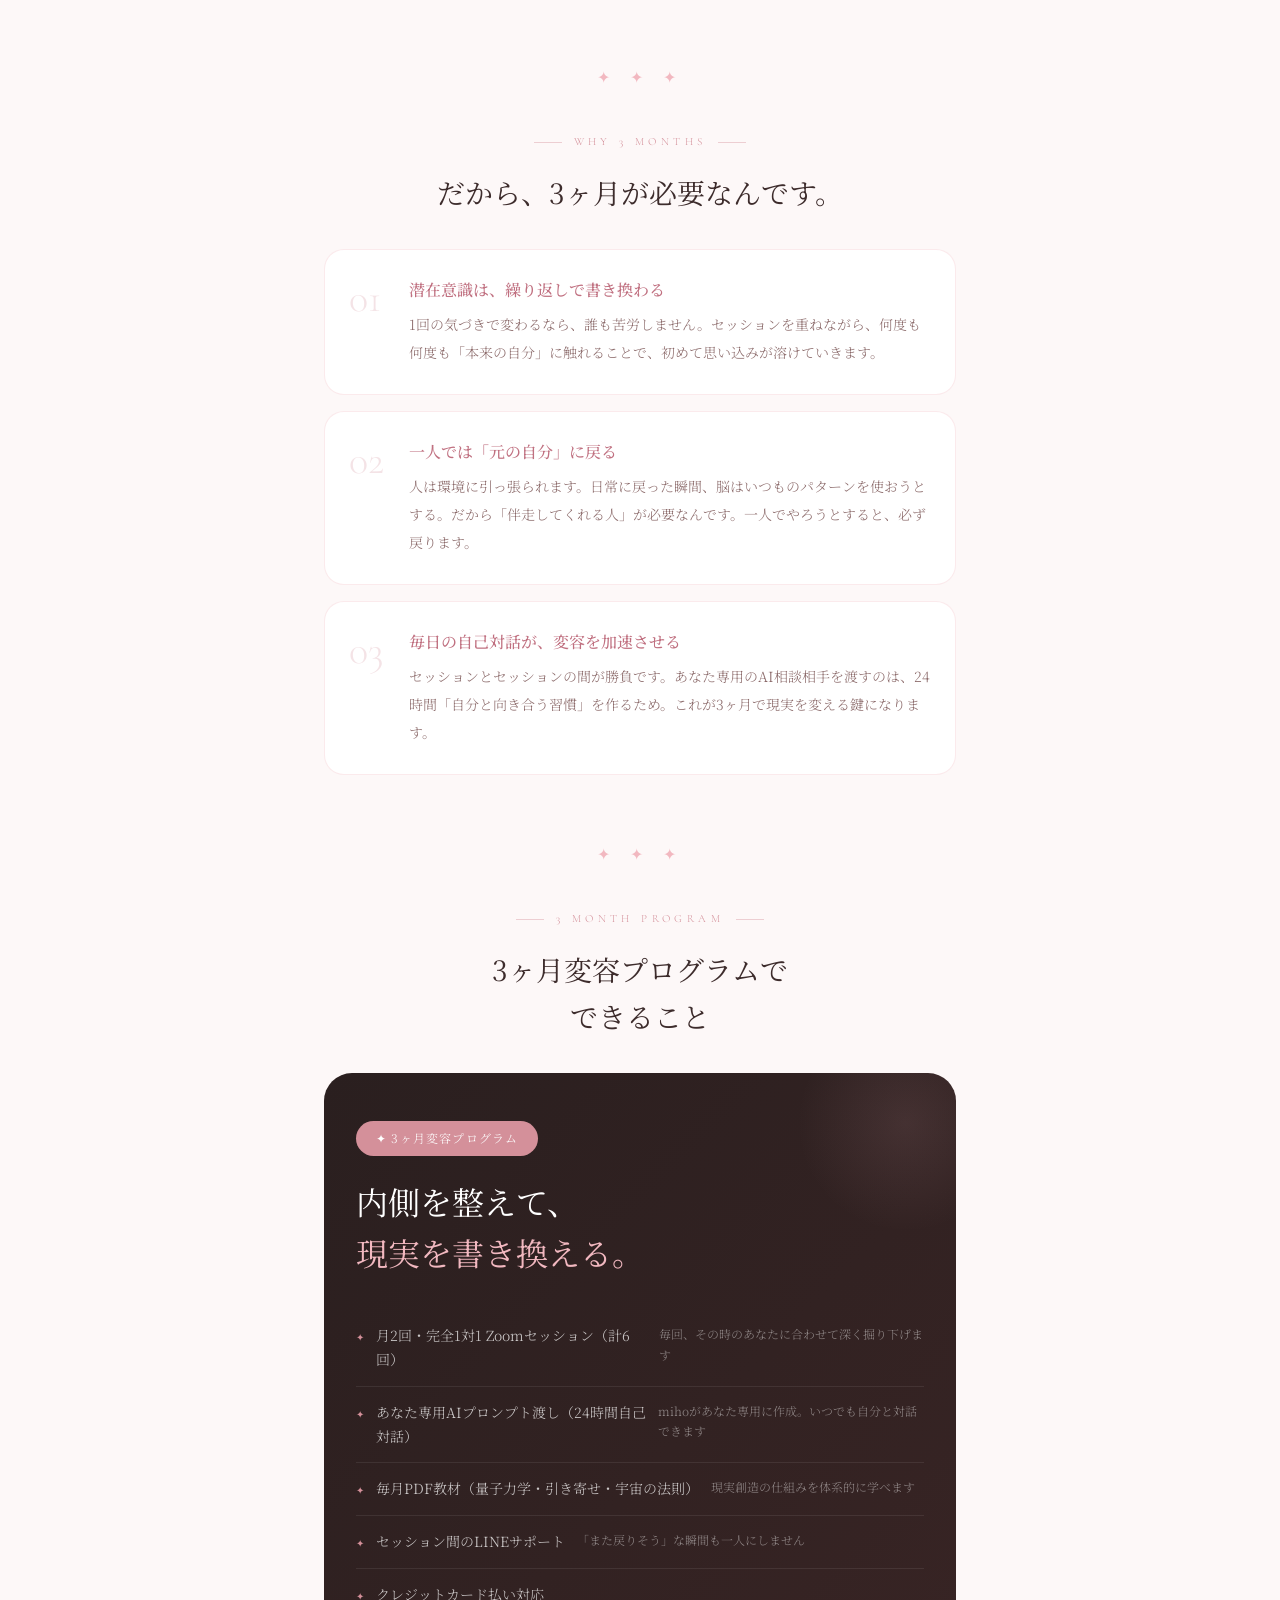
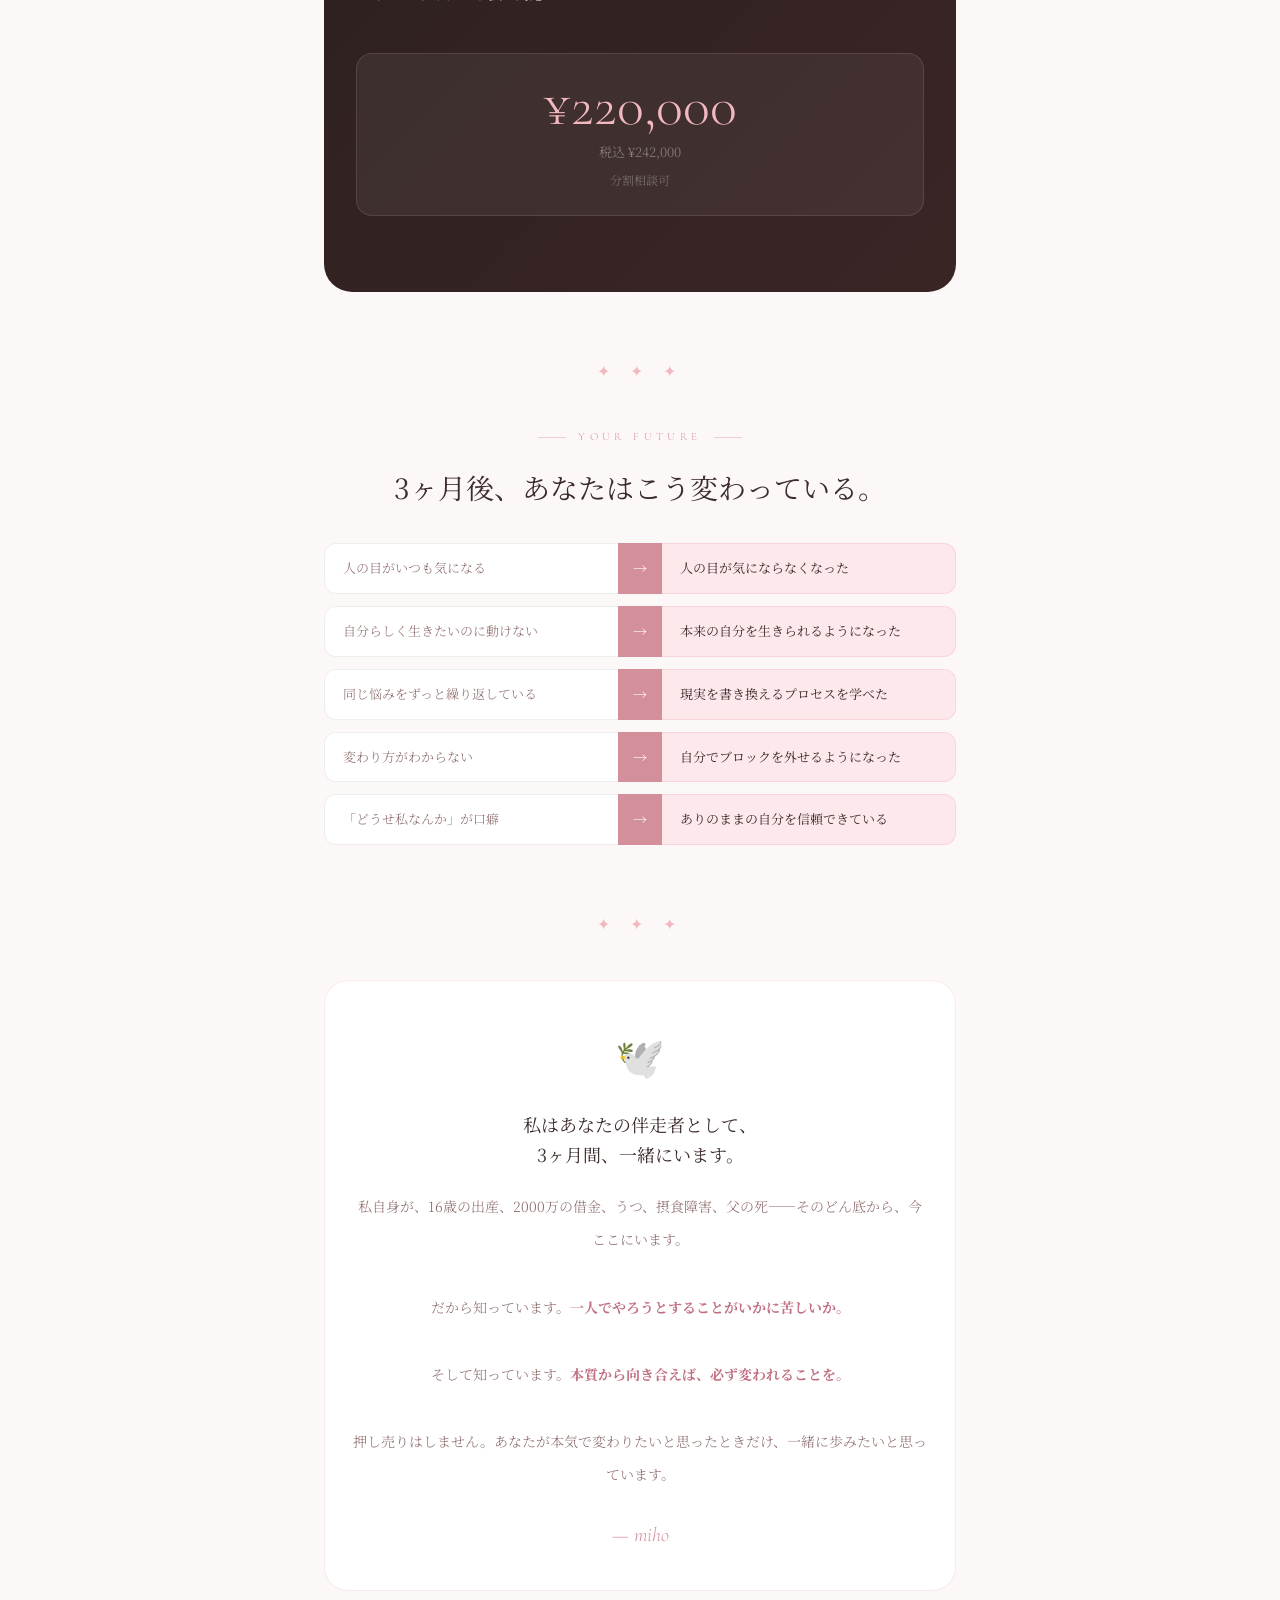
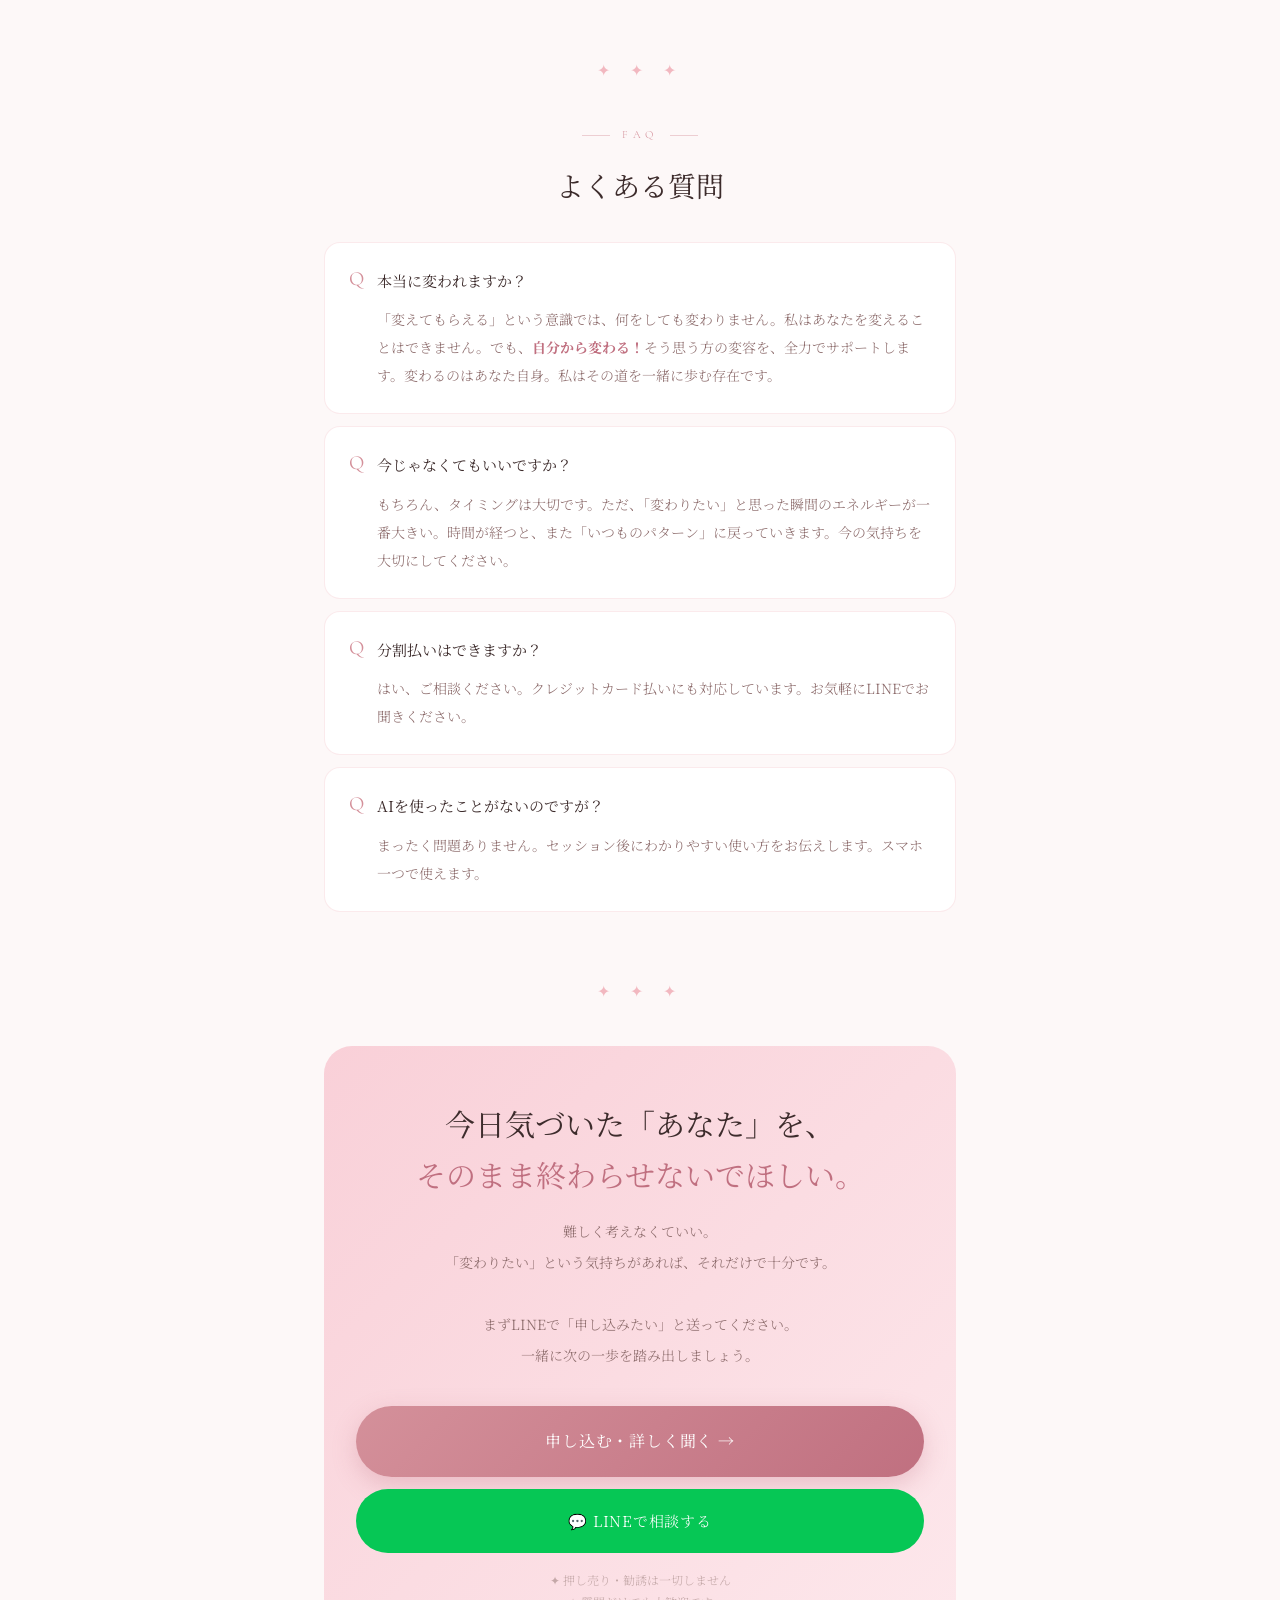
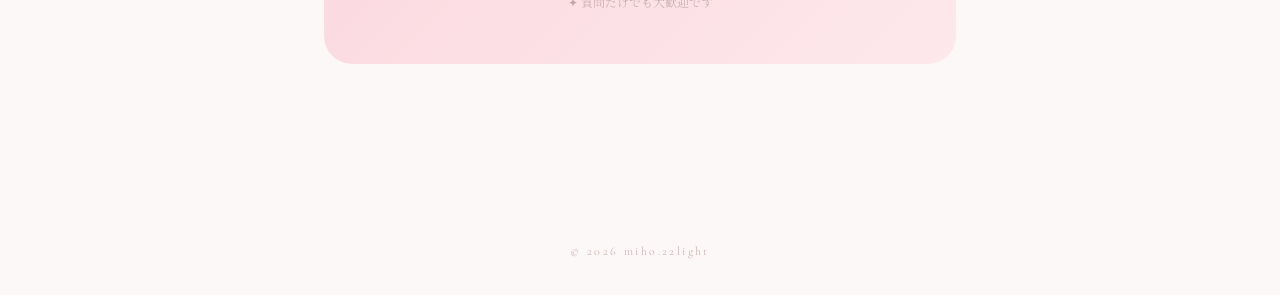
<file: closing.html>
<!DOCTYPE html>
<html lang="ja">
<head>
  <meta charset="UTF-8">
  <meta name="viewport" content="width=device-width, initial-scale=1.0">
  <title>セッションありがとうございました｜miho.22light</title>
  <link rel="preconnect" href="https://fonts.googleapis.com">
  <link rel="preconnect" href="https://fonts.gstatic.com" crossorigin>
  <link href="https://fonts.googleapis.com/css2?family=Cormorant+Garamond:ital,wght@0,300;0,400;1,300;1,400&family=Noto+Serif+JP:wght@300;400;500&display=swap" rel="stylesheet">
  <style>
    :root {
      --pink-main: #F2B8C0;
      --pink-pale: #FDE8EC;
      --pink-dusty: #D4909A;
      --pink-deep: #C07080;
      --off-white: #FDF8F8;
      --text-main: #3D2C2C;
      --text-sub: #8C6B6B;
      --text-light: #C4A8A8;
      --white: #FFFFFF;
      --dark: #2A1F1F;
      --font-jp: 'Noto Serif JP', serif;
      --font-en: 'Cormorant Garamond', serif;
    }

    *, *::before, *::after { box-sizing: border-box; margin: 0; padding: 0; }
    html { scroll-behavior: smooth; }
    body {
      font-family: var(--font-jp);
      background: var(--off-white);
      color: var(--text-main);
      line-height: 1.9;
      font-weight: 300;
      overflow-x: hidden;
    }

    /* ===== ヘッダー ===== */
    .site-header {
      text-align: center;
      padding: 28px 24px 20px;
    }
    .site-logo {
      font-family: var(--font-en);
      font-size: 13px;
      letter-spacing: 0.3em;
      color: var(--text-light);
    }

    /* ===== ヒーロー（感謝） ===== */
    .hero {
      text-align: center;
      padding: 48px 24px 56px;
      position: relative;
      overflow: hidden;
    }
    .hero::before {
      content: '';
      position: absolute;
      top: -100px; left: 50%;
      transform: translateX(-50%);
      width: 600px; height: 600px;
      background: radial-gradient(circle, rgba(242,184,192,0.2) 0%, transparent 65%);
      border-radius: 50%;
      pointer-events: none;
    }
    .hero-emoji {
      font-size: 52px;
      margin-bottom: 24px;
      display: block;
      opacity: 0;
      animation: fadeUp 0.8s ease 0.2s forwards;
    }
    .hero-title {
      font-size: clamp(22px, 5vw, 36px);
      font-weight: 400;
      line-height: 1.7;
      color: var(--text-main);
      margin-bottom: 20px;
      opacity: 0;
      animation: fadeUp 0.8s ease 0.4s forwards;
    }
    .hero-title em {
      font-style: normal;
      color: var(--pink-deep);
    }
    .hero-sub {
      font-size: 15px;
      color: var(--text-sub);
      line-height: 2.2;
      max-width: 480px;
      margin: 0 auto;
      opacity: 0;
      animation: fadeUp 0.8s ease 0.6s forwards;
    }

    /* ===== メイン ===== */
    .main {
      max-width: 680px;
      margin: 0 auto;
      padding: 0 24px 80px;
    }

    /* ===== 共通フェード ===== */
    .fade-section {
      opacity: 0;
      transform: translateY(24px);
      transition: opacity 0.8s ease, transform 0.8s ease;
      margin-bottom: 64px;
    }
    .fade-section.visible {
      opacity: 1;
      transform: translateY(0);
    }

    /* ===== 区切り ===== */
    .divider {
      text-align: center;
      margin: 40px 0;
      color: var(--pink-main);
      font-size: 16px;
      letter-spacing: 0.5em;
    }

    /* ===== セクションラベル ===== */
    .section-label {
      font-family: var(--font-en);
      font-size: 11px;
      letter-spacing: 0.4em;
      color: var(--pink-dusty);
      text-transform: uppercase;
      display: flex;
      align-items: center;
      justify-content: center;
      gap: 12px;
      margin-bottom: 16px;
    }
    .section-label::before, .section-label::after {
      content: '';
      display: block;
      width: 28px; height: 1px;
      background: var(--pink-dusty);
      opacity: 0.4;
    }
    .section-title {
      font-size: clamp(20px, 4vw, 28px);
      font-weight: 400;
      text-align: center;
      color: var(--text-main);
      margin-bottom: 32px;
      line-height: 1.7;
    }

    /* ===== 本文テキスト ===== */
    .body-text {
      font-size: 15px;
      color: var(--text-main);
      line-height: 2.4;
    }
    .body-text p { margin-bottom: 24px; }
    .body-text p:last-child { margin-bottom: 0; }
    .body-text strong { color: var(--pink-deep); font-weight: 500; }

    /* ===== 共感ブロック ===== */
    .empathy-block {
      background: var(--white);
      border-radius: 20px;
      padding: 32px 28px;
      border: 1px solid rgba(242,184,192,0.3);
      margin-bottom: 24px;
    }
    .empathy-title {
      font-size: 17px;
      font-weight: 400;
      color: var(--text-main);
      margin-bottom: 16px;
      padding-bottom: 16px;
      border-bottom: 1px solid rgba(242,184,192,0.3);
    }
    .empathy-text {
      font-size: 14px;
      color: var(--text-sub);
      line-height: 2.2;
    }

    /* ===== 引用ブロック ===== */
    .quote-block {
      background: linear-gradient(135deg, var(--pink-pale), #fce4e9);
      border-left: 3px solid var(--pink-dusty);
      border-radius: 0 16px 16px 0;
      padding: 24px 28px;
      margin: 28px 0;
      font-size: 16px;
      color: var(--text-main);
      line-height: 2;
      font-weight: 400;
    }

    /* ===== 暗いブロック ===== */
    .dark-block {
      background: var(--dark);
      border-radius: 20px;
      padding: 32px 28px;
      margin: 28px 0;
      position: relative;
      overflow: hidden;
    }
    .dark-block::before {
      content: '';
      position: absolute;
      top: -40px; right: -40px;
      width: 160px; height: 160px;
      background: radial-gradient(circle, rgba(242,184,192,0.1) 0%, transparent 70%);
      border-radius: 50%;
    }
    .dark-quote {
      font-family: var(--font-en);
      font-style: italic;
      font-size: clamp(18px, 4vw, 26px);
      color: var(--pink-main);
      line-height: 1.6;
      margin-bottom: 16px;
      display: block;
      position: relative;
      z-index: 1;
    }
    .dark-text {
      font-size: 14px;
      color: rgba(255,255,255,0.6);
      line-height: 2.2;
      position: relative;
      z-index: 1;
    }

    /* ===== なぜ必要か（3つの理由） ===== */
    .reasons {
      display: grid;
      gap: 16px;
    }
    .reason-card {
      background: var(--white);
      border-radius: 20px;
      padding: 28px 24px;
      border: 1px solid rgba(242,184,192,0.3);
      display: flex;
      gap: 20px;
      align-items: flex-start;
      transition: transform 0.3s, box-shadow 0.3s;
    }
    .reason-card:hover {
      transform: translateY(-3px);
      box-shadow: 0 12px 32px rgba(212,144,154,0.12);
    }
    .reason-num {
      font-family: var(--font-en);
      font-size: 40px;
      font-weight: 300;
      color: rgba(212,144,154,0.25);
      line-height: 1;
      min-width: 40px;
    }
    .reason-content {}
    .reason-title {
      font-size: 16px;
      font-weight: 500;
      color: var(--text-main);
      margin-bottom: 8px;
      line-height: 1.5;
    }
    .reason-title em {
      color: var(--pink-deep);
      font-style: normal;
    }
    .reason-text {
      font-size: 14px;
      color: var(--text-sub);
      line-height: 2;
    }

    /* ===== プログラム内容 ===== */
    .program-card {
      background: linear-gradient(135deg, var(--dark), #3a2525);
      border-radius: 28px;
      padding: 48px 32px;
      position: relative;
      overflow: hidden;
    }
    .program-card::before {
      content: '';
      position: absolute;
      top: -60px; right: -60px;
      width: 220px; height: 220px;
      background: radial-gradient(circle, rgba(242,184,192,0.1) 0%, transparent 70%);
      border-radius: 50%;
    }
    .program-badge {
      display: inline-block;
      background: var(--pink-dusty);
      color: white;
      font-size: 12px;
      padding: 6px 20px;
      border-radius: 50px;
      letter-spacing: 0.1em;
      margin-bottom: 20px;
      position: relative;
      z-index: 1;
    }
    .program-title {
      font-size: clamp(22px, 5vw, 32px);
      font-weight: 400;
      color: white;
      line-height: 1.6;
      margin-bottom: 32px;
      position: relative;
      z-index: 1;
    }
    .program-title em {
      color: var(--pink-main);
      font-style: normal;
    }
    .program-features {
      list-style: none;
      margin-bottom: 32px;
      position: relative;
      z-index: 1;
    }
    .program-features li {
      display: flex;
      align-items: flex-start;
      gap: 12px;
      padding: 14px 0;
      border-bottom: 1px solid rgba(255,255,255,0.08);
      font-size: 14px;
      color: rgba(255,255,255,0.75);
      line-height: 1.7;
    }
    .program-features li:last-child { border-bottom: none; }
    .program-features li::before {
      content: '✦';
      color: var(--pink-dusty);
      font-size: 10px;
      margin-top: 4px;
    }
    .program-price-wrap {
      background: rgba(255,255,255,0.06);
      border-radius: 16px;
      padding: 24px;
      text-align: center;
      margin-bottom: 28px;
      border: 1px solid rgba(242,184,192,0.15);
      position: relative;
      z-index: 1;
    }
    .program-price {
      font-family: var(--font-en);
      font-size: 56px;
      font-weight: 300;
      color: var(--pink-main);
      line-height: 1;
    }
    .program-price-tax {
      font-size: 13px;
      color: rgba(255,255,255,0.4);
      margin-top: 6px;
    }
    .program-price-note {
      font-size: 12px;
      color: rgba(255,255,255,0.35);
      margin-top: 4px;
    }

    /* ===== ビフォーアフター ===== */
    .ba-wrap {
      display: grid;
      gap: 12px;
      margin: 28px 0;
    }
    .ba-row {
      display: grid;
      grid-template-columns: 1fr 44px 1fr;
      align-items: center;
    }
    .ba-before {
      background: var(--white);
      border-radius: 12px 0 0 12px;
      padding: 14px 18px;
      font-size: 13px;
      color: var(--text-sub);
      border: 1px solid rgba(200,200,200,0.3);
      border-right: none;
      line-height: 1.6;
    }
    .ba-arrow {
      background: var(--pink-dusty);
      height: 100%;
      display: flex;
      align-items: center;
      justify-content: center;
      color: white;
      font-size: 14px;
    }
    .ba-after {
      background: var(--pink-pale);
      border-radius: 0 12px 12px 0;
      padding: 14px 18px;
      font-size: 13px;
      color: var(--text-main);
      font-weight: 400;
      border: 1px solid rgba(242,184,192,0.4);
      border-left: none;
      line-height: 1.6;
    }

    /* ===== mihoの約束 ===== */
    .promise-block {
      background: var(--white);
      border-radius: 24px;
      padding: 36px 28px;
      border: 1px solid rgba(242,184,192,0.3);
      text-align: center;
    }
    .promise-emoji { font-size: 40px; margin-bottom: 16px; display: block; }
    .promise-title {
      font-size: 18px;
      font-weight: 400;
      color: var(--text-main);
      margin-bottom: 20px;
      line-height: 1.7;
    }
    .promise-text {
      font-size: 14px;
      color: var(--text-sub);
      line-height: 2.4;
    }
    .promise-sign {
      font-family: var(--font-en);
      font-style: italic;
      font-size: 20px;
      color: var(--pink-dusty);
      margin-top: 24px;
      display: block;
    }

    /* ===== FAQ ===== */
    .faq-list { display: grid; gap: 12px; }
    .faq-item {
      background: var(--white);
      border-radius: 16px;
      padding: 24px 24px;
      border: 1px solid rgba(242,184,192,0.3);
    }
    .faq-q {
      font-size: 15px;
      font-weight: 400;
      color: var(--text-main);
      margin-bottom: 10px;
      display: flex;
      gap: 12px;
      align-items: flex-start;
    }
    .faq-q-mark {
      font-family: var(--font-en);
      font-size: 20px;
      color: var(--pink-dusty);
      line-height: 1.2;
      min-width: 16px;
    }
    .faq-a {
      font-size: 14px;
      color: var(--text-sub);
      line-height: 2;
      padding-left: 28px;
    }

    /* ===== CTA最終 ===== */
    .final-cta {
      background: linear-gradient(135deg, #f9d0d8, var(--pink-pale));
      border-radius: 28px;
      padding: 52px 32px;
      text-align: center;
    }
    .final-cta-title {
      font-size: clamp(20px, 4.5vw, 30px);
      font-weight: 400;
      color: var(--text-main);
      line-height: 1.7;
      margin-bottom: 16px;
    }
    .final-cta-title em {
      color: var(--pink-deep);
      font-style: normal;
    }
    .final-cta-sub {
      font-size: 14px;
      color: var(--text-sub);
      line-height: 2.2;
      margin-bottom: 36px;
    }
    .btn-primary {
      display: block;
      width: 100%;
      background: linear-gradient(135deg, var(--pink-dusty), var(--pink-deep));
      color: white;
      padding: 20px 32px;
      border-radius: 50px;
      font-size: 16px;
      font-weight: 400;
      border: none;
      cursor: pointer;
      transition: all 0.3s;
      text-decoration: none;
      letter-spacing: 0.05em;
      box-shadow: 0 8px 24px rgba(192,112,128,0.3);
      margin-bottom: 12px;
    }
    .btn-primary:hover {
      transform: translateY(-2px);
      box-shadow: 0 12px 32px rgba(192,112,128,0.4);
    }
    .btn-line {
      display: block;
      width: 100%;
      background: #06C755;
      color: white;
      padding: 18px 32px;
      border-radius: 50px;
      font-size: 15px;
      border: none;
      cursor: pointer;
      transition: all 0.3s;
      text-decoration: none;
      letter-spacing: 0.05em;
    }
    .btn-line:hover { background: #05b84d; transform: translateY(-1px); }
    .cta-note {
      font-size: 12px;
      color: var(--text-light);
      margin-top: 16px;
      line-height: 1.8;
    }

    /* ===== フッター ===== */
    .footer {
      text-align: center;
      padding: 32px 0;
      font-family: var(--font-en);
      font-size: 12px;
      letter-spacing: 0.2em;
      color: var(--text-light);
    }

    /* ===== アニメーション ===== */
    @keyframes fadeUp {
      from { opacity: 0; transform: translateY(16px); }
      to { opacity: 1; transform: translateY(0); }
    }
  </style>
</head>
<body>

  <header class="site-header">
    <div class="site-logo">miho.22light</div>
  </header>

  <!-- ヒーロー -->
  <div class="hero">
    <span class="hero-emoji">🌸</span>
    <h1 class="hero-title">
      セッション、<br>
      <em>ありがとうございました。</em>
    </h1>
    <p class="hero-sub">
      今日、あなたが来てくれたことが<br>
      すごく嬉しかったです。<br>
      ゆっくり読んでいってください。
    </p>
  </div>

  <main class="main">

    <!-- 共感セクション -->
    <div class="fade-section">
      <div class="body-text">
        <p>今日のセッション、どうでしたか？</p>
        <p>「ブロックの正体がわかった」「私、本当はこの感情を味わいたくなかったんだ」——そんな気づきが生まれた方も多いと思います。</p>
        <p>その気づきは、本物です。あなたの中に、ちゃんと答えがありました。</p>
      </div>

      <div class="quote-block">
        でも今、こう思っていませんか？<br>
        「気づいたのはいいけど、これからどうすればいいんだろう。」
      </div>

      <div class="body-text">
        <p>その感覚、すごく自然なことです。気づきは「始まり」であって、「変化」そのものじゃないから。</p>
      </div>
    </div>

    <div class="divider">✦ ✦ ✦</div>

    <!-- 問題提起 -->
    <div class="fade-section">
      <div class="section-label">The Reality</div>
      <h2 class="section-title">正直に、話させてください。</h2>

      <div class="dark-block">
        <span class="dark-quote">"気づきだけでは、人は変われない。"</span>
        <p class="dark-text">潜在意識は、長年かけて作られたものです。一度の気づきで書き換えようとしても、脳はすぐに「いつものパターン」に戻ろうとします。それは意志の弱さじゃない。潜在意識の仕組みがそうなっているから。</p>
      </div>

      <div class="body-text">
        <p>今まで「わかってるのにできない」「変わろうと思ったのにまた同じことを繰り返した」という経験はありませんでしたか？</p>
        <p>それがまさに、<strong>潜在意識が簡単には変わらない</strong>という証拠です。</p>
      </div>
    </div>

    <div class="divider">✦ ✦ ✦</div>

    <!-- なぜ3ヶ月が必要か -->
    <div class="fade-section">
      <div class="section-label">Why 3 Months</div>
      <h2 class="section-title">だから、3ヶ月が必要なんです。</h2>

      <div class="reasons">
        <div class="reason-card">
          <div class="reason-num">01</div>
          <div class="reason-content">
            <div class="reason-title"><em>潜在意識は、繰り返しで書き換わる</em></div>
            <div class="reason-text">1回の気づきで変わるなら、誰も苦労しません。セッションを重ねながら、何度も何度も「本来の自分」に触れることで、初めて思い込みが溶けていきます。</div>
          </div>
        </div>
        <div class="reason-card">
          <div class="reason-num">02</div>
          <div class="reason-content">
            <div class="reason-title"><em>一人では「元の自分」に戻る</em></div>
            <div class="reason-text">人は環境に引っ張られます。日常に戻った瞬間、脳はいつものパターンを使おうとする。だから「伴走してくれる人」が必要なんです。一人でやろうとすると、必ず戻ります。</div>
          </div>
        </div>
        <div class="reason-card">
          <div class="reason-num">03</div>
          <div class="reason-content">
            <div class="reason-title"><em>毎日の自己対話が、変容を加速させる</em></div>
            <div class="reason-text">セッションとセッションの間が勝負です。あなた専用のAI相談相手を渡すのは、24時間「自分と向き合う習慣」を作るため。これが3ヶ月で現実を変える鍵になります。</div>
          </div>
        </div>
      </div>
    </div>

    <div class="divider">✦ ✦ ✦</div>

    <!-- プログラム内容 -->
    <div class="fade-section">
      <div class="section-label">3 Month Program</div>
      <h2 class="section-title">3ヶ月変容プログラムで<br>できること</h2>

      <div class="program-card">
        <span class="program-badge">✦ 3ヶ月変容プログラム</span>
        <h3 class="program-title">
          内側を整えて、<br>
          <em>現実を書き換える。</em>
        </h3>

        <ul class="program-features">
          <li>月2回・完全1対1 Zoomセッション（計6回）<br><span style="font-size:12px;opacity:0.6;">毎回、その時のあなたに合わせて深く掘り下げます</span></li>
          <li>あなた専用AIプロンプト渡し（24時間自己対話）<br><span style="font-size:12px;opacity:0.6;">mihoがあなた専用に作成。いつでも自分と対話できます</span></li>
          <li>毎月PDF教材（量子力学・引き寄せ・宇宙の法則）<br><span style="font-size:12px;opacity:0.6;">現実創造の仕組みを体系的に学べます</span></li>
          <li>セッション間のLINEサポート<br><span style="font-size:12px;opacity:0.6;">「また戻りそう」な瞬間も一人にしません</span></li>
          <li>クレジットカード払い対応</li>
        </ul>

        <div class="program-price-wrap">
          <div class="program-price">¥220,000</div>
          <div class="program-price-tax">税込 ¥242,000</div>
          <div class="program-price-note">分割相談可</div>
        </div>
      </div>
    </div>

    <div class="divider">✦ ✦ ✦</div>

    <!-- 3ヶ月後のあなた -->
    <div class="fade-section">
      <div class="section-label">Your Future</div>
      <h2 class="section-title">3ヶ月後、あなたはこう変わっている。</h2>

      <div class="ba-wrap">
        <div class="ba-row">
          <div class="ba-before">人の目がいつも気になる</div>
          <div class="ba-arrow">→</div>
          <div class="ba-after">人の目が気にならなくなった</div>
        </div>
        <div class="ba-row">
          <div class="ba-before">自分らしく生きたいのに動けない</div>
          <div class="ba-arrow">→</div>
          <div class="ba-after">本来の自分を生きられるようになった</div>
        </div>
        <div class="ba-row">
          <div class="ba-before">同じ悩みをずっと繰り返している</div>
          <div class="ba-arrow">→</div>
          <div class="ba-after">現実を書き換えるプロセスを学べた</div>
        </div>
        <div class="ba-row">
          <div class="ba-before">変わり方がわからない</div>
          <div class="ba-arrow">→</div>
          <div class="ba-after">自分でブロックを外せるようになった</div>
        </div>
        <div class="ba-row">
          <div class="ba-before">「どうせ私なんか」が口癖</div>
          <div class="ba-arrow">→</div>
          <div class="ba-after">ありのままの自分を信頼できている</div>
        </div>
      </div>
    </div>

    <div class="divider">✦ ✦ ✦</div>

    <!-- mihoの約束 -->
    <div class="fade-section">
      <div class="promise-block">
        <span class="promise-emoji">🕊️</span>
        <h3 class="promise-title">
          私はあなたの伴走者として、<br>
          3ヶ月間、一緒にいます。
        </h3>
        <p class="promise-text">
          私自身が、16歳の出産、2000万の借金、うつ、摂食障害、父の死——そのどん底から、今ここにいます。<br><br>
          だから知っています。<strong style="color:var(--pink-deep);">一人でやろうとすることがいかに苦しいか。</strong><br><br>
          そして知っています。<strong style="color:var(--pink-deep);">本質から向き合えば、必ず変われることを。</strong><br><br>
          押し売りはしません。あなたが本気で変わりたいと思ったときだけ、一緒に歩みたいと思っています。
        </p>
        <span class="promise-sign">— miho</span>
      </div>
    </div>

    <div class="divider">✦ ✦ ✦</div>

    <!-- FAQ -->
    <div class="fade-section">
      <div class="section-label">FAQ</div>
      <h2 class="section-title">よくある質問</h2>

      <div class="faq-list">
        <div class="faq-item">
          <div class="faq-q"><span class="faq-q-mark">Q</span>本当に変われますか？</div>
          <div class="faq-a">「変えてもらえる」という意識では、何をしても変わりません。私はあなたを変えることはできません。でも、<strong style="color:var(--pink-deep);">自分から変わる！</strong>そう思う方の変容を、全力でサポートします。変わるのはあなた自身。私はその道を一緒に歩む存在です。</div>
        </div>
        <div class="faq-item">
          <div class="faq-q"><span class="faq-q-mark">Q</span>今じゃなくてもいいですか？</div>
          <div class="faq-a">もちろん、タイミングは大切です。ただ、「変わりたい」と思った瞬間のエネルギーが一番大きい。時間が経つと、また「いつものパターン」に戻っていきます。今の気持ちを大切にしてください。</div>
        </div>
        <div class="faq-item">
          <div class="faq-q"><span class="faq-q-mark">Q</span>分割払いはできますか？</div>
          <div class="faq-a">はい、ご相談ください。クレジットカード払いにも対応しています。お気軽にLINEでお聞きください。</div>
        </div>
        <div class="faq-item">
          <div class="faq-q"><span class="faq-q-mark">Q</span>AIを使ったことがないのですが？</div>
          <div class="faq-a">まったく問題ありません。セッション後にわかりやすい使い方をお伝えします。スマホ一つで使えます。</div>
        </div>
      </div>
    </div>

    <div class="divider">✦ ✦ ✦</div>

    <!-- Final CTA -->
    <div class="final-cta fade-section">
      <h2 class="final-cta-title">
        今日気づいた「あなた」を、<br>
        <em>そのまま終わらせないでほしい。</em>
      </h2>
      <p class="final-cta-sub">
        難しく考えなくていい。<br>
        「変わりたい」という気持ちがあれば、それだけで十分です。<br><br>
        まずLINEで「申し込みたい」と送ってください。<br>
        一緒に次の一歩を踏み出しましょう。
      </p>
      <a href="https://forms.gle/Xd79tVTK33T2yRW7A" class="btn-primary">申し込む・詳しく聞く →</a>
      <a href="https://lin.ee/6vgyrrP" class="btn-line">💬 LINEで相談する</a>
      <p class="cta-note">
        ✦ 押し売り・勧誘は一切しません<br>
        ✦ 質問だけでも大歓迎です
      </p>
    </div>

  </main>

  <footer class="footer">© 2026 miho.22light</footer>

  <script>
    const fadeEls = document.querySelectorAll('.fade-section');
    const observer = new IntersectionObserver((entries) => {
      entries.forEach(entry => {
        if (entry.isIntersecting) entry.target.classList.add('visible');
      });
    }, { threshold: 0.08 });
    fadeEls.forEach(el => observer.observe(el));
  </script>

</body>
</html>
</file>
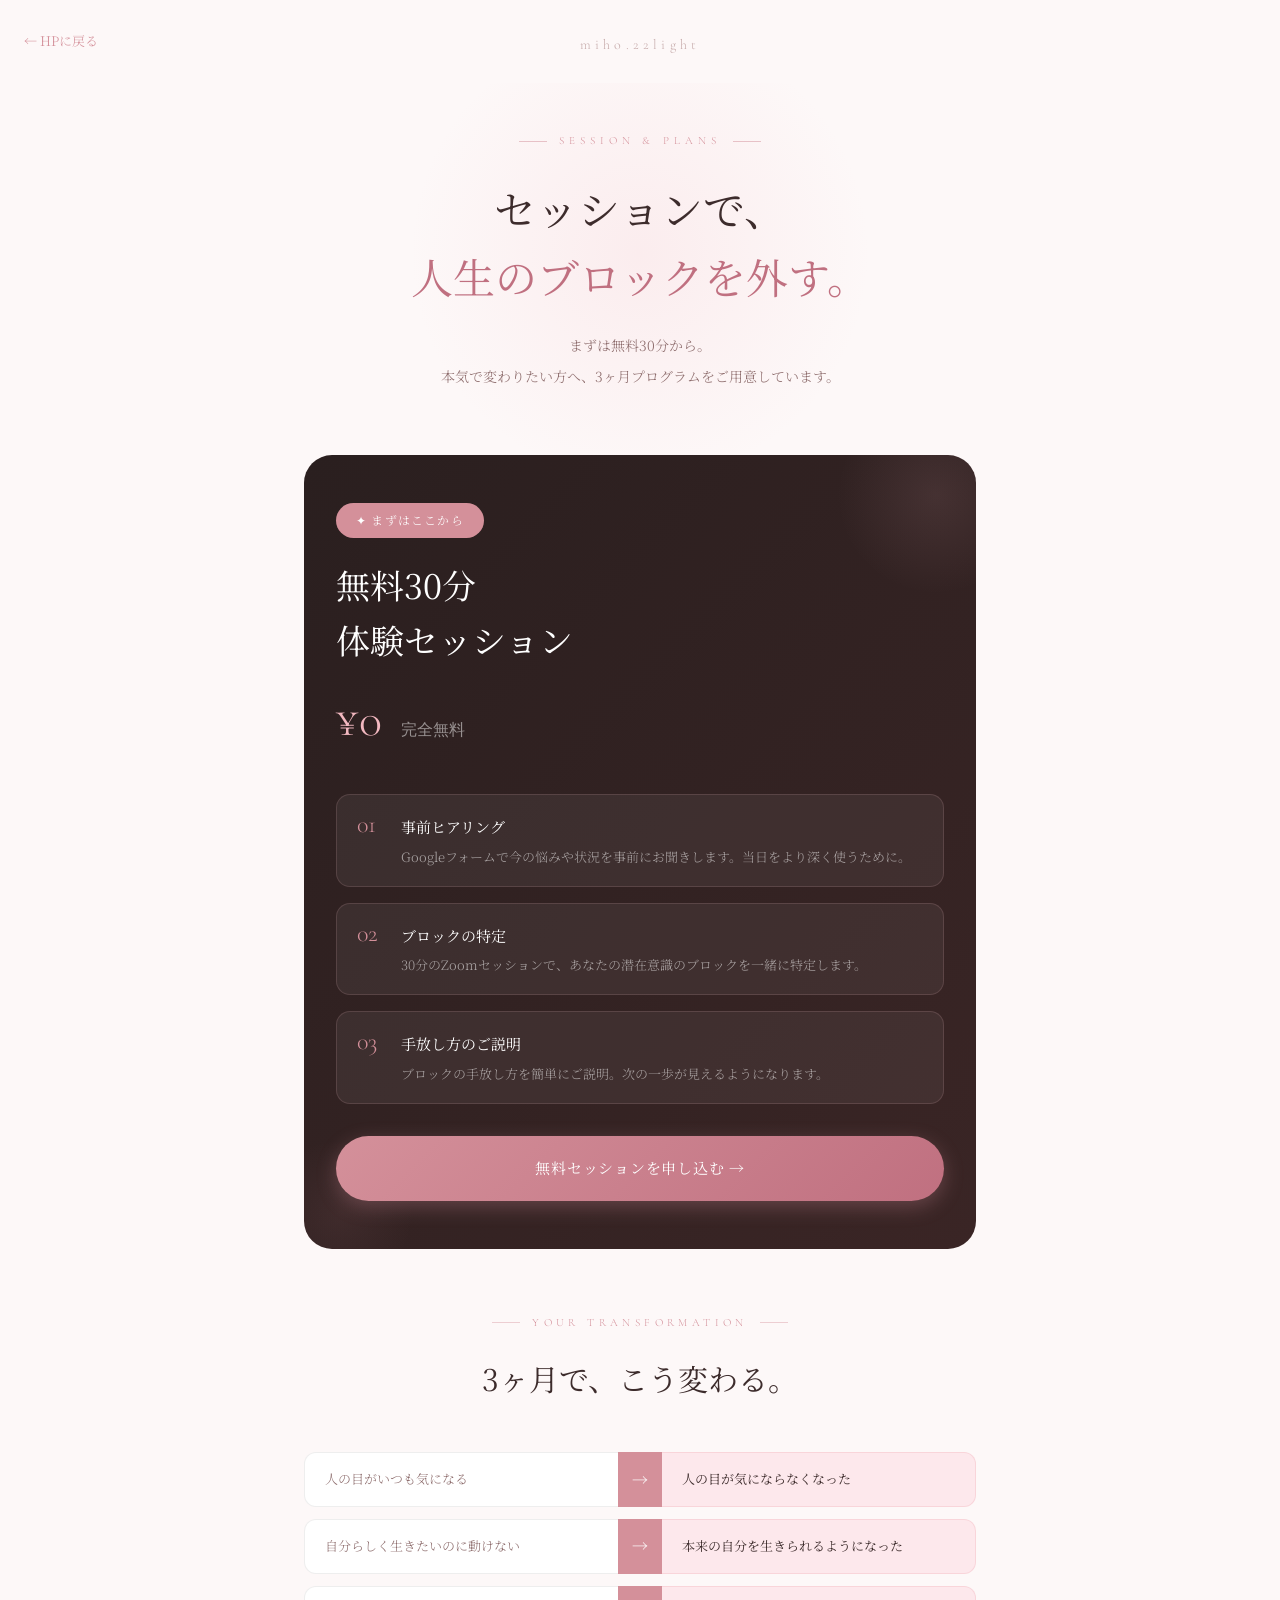
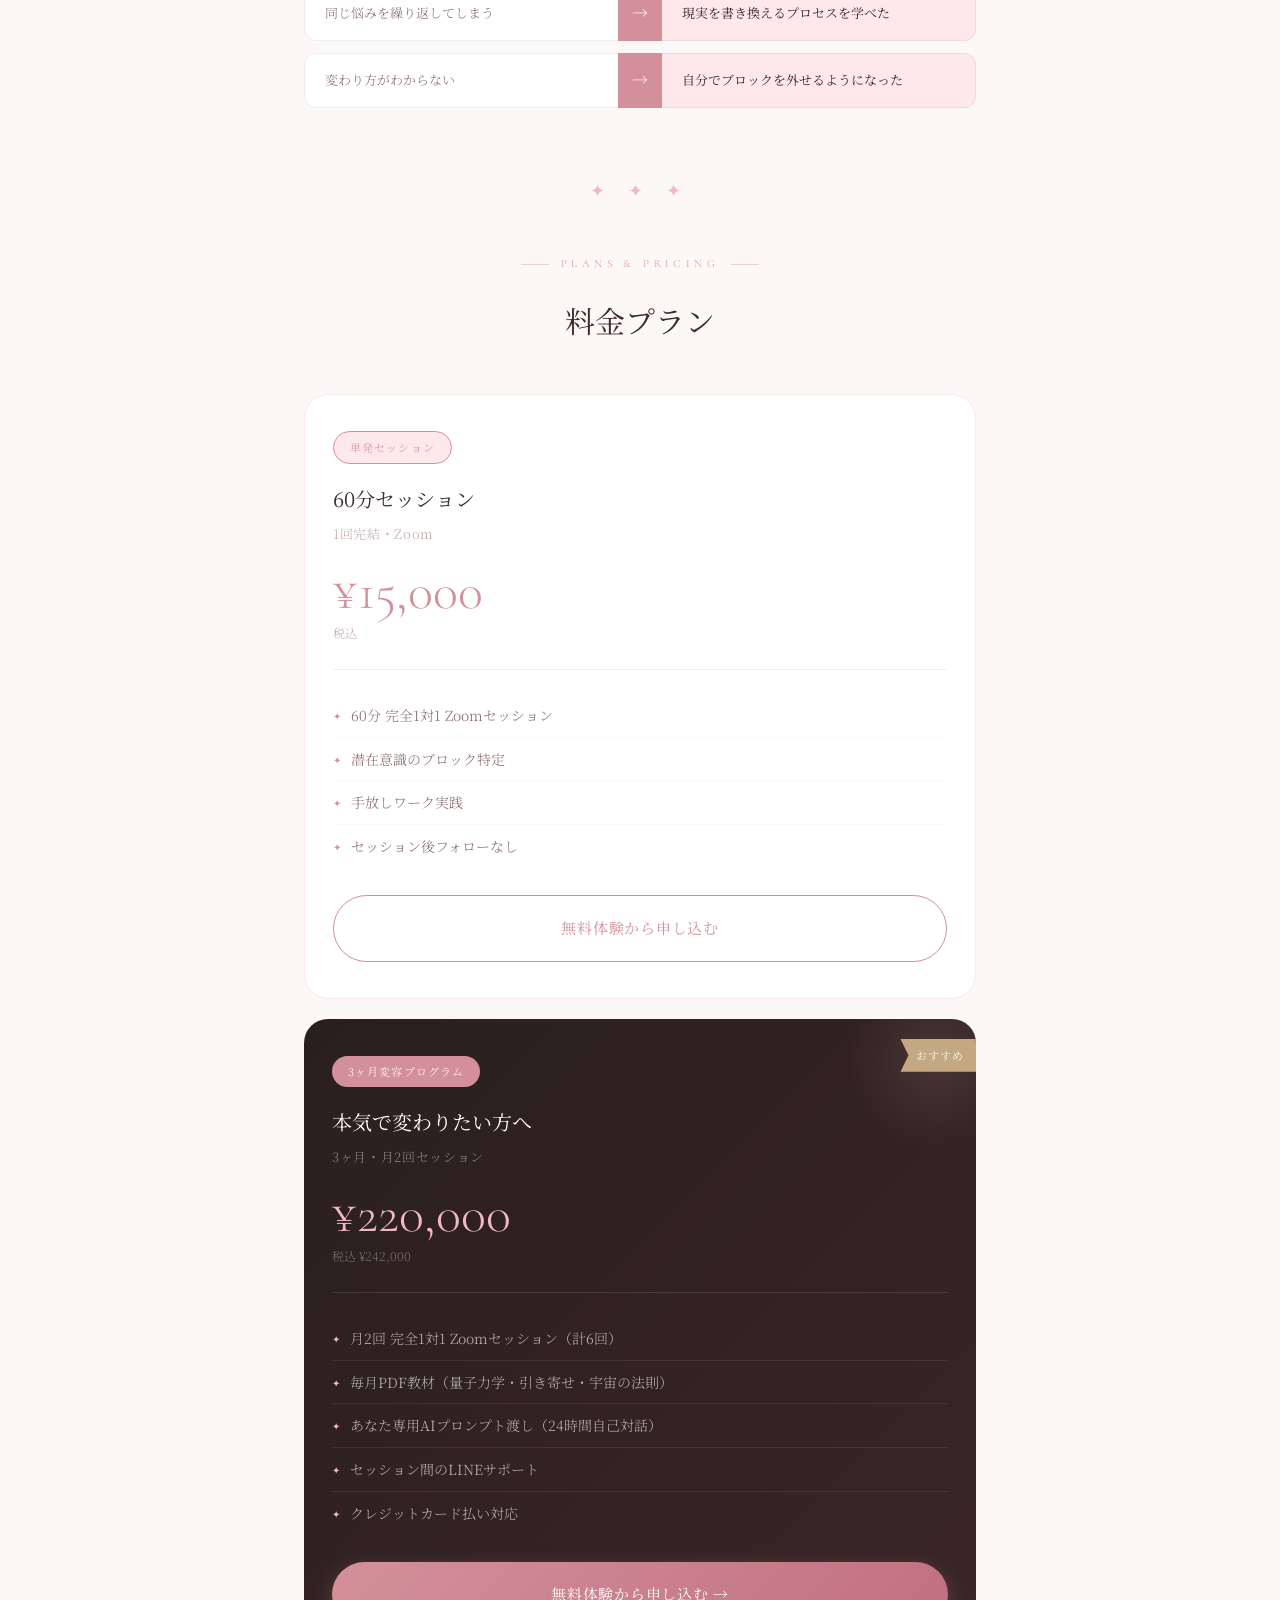
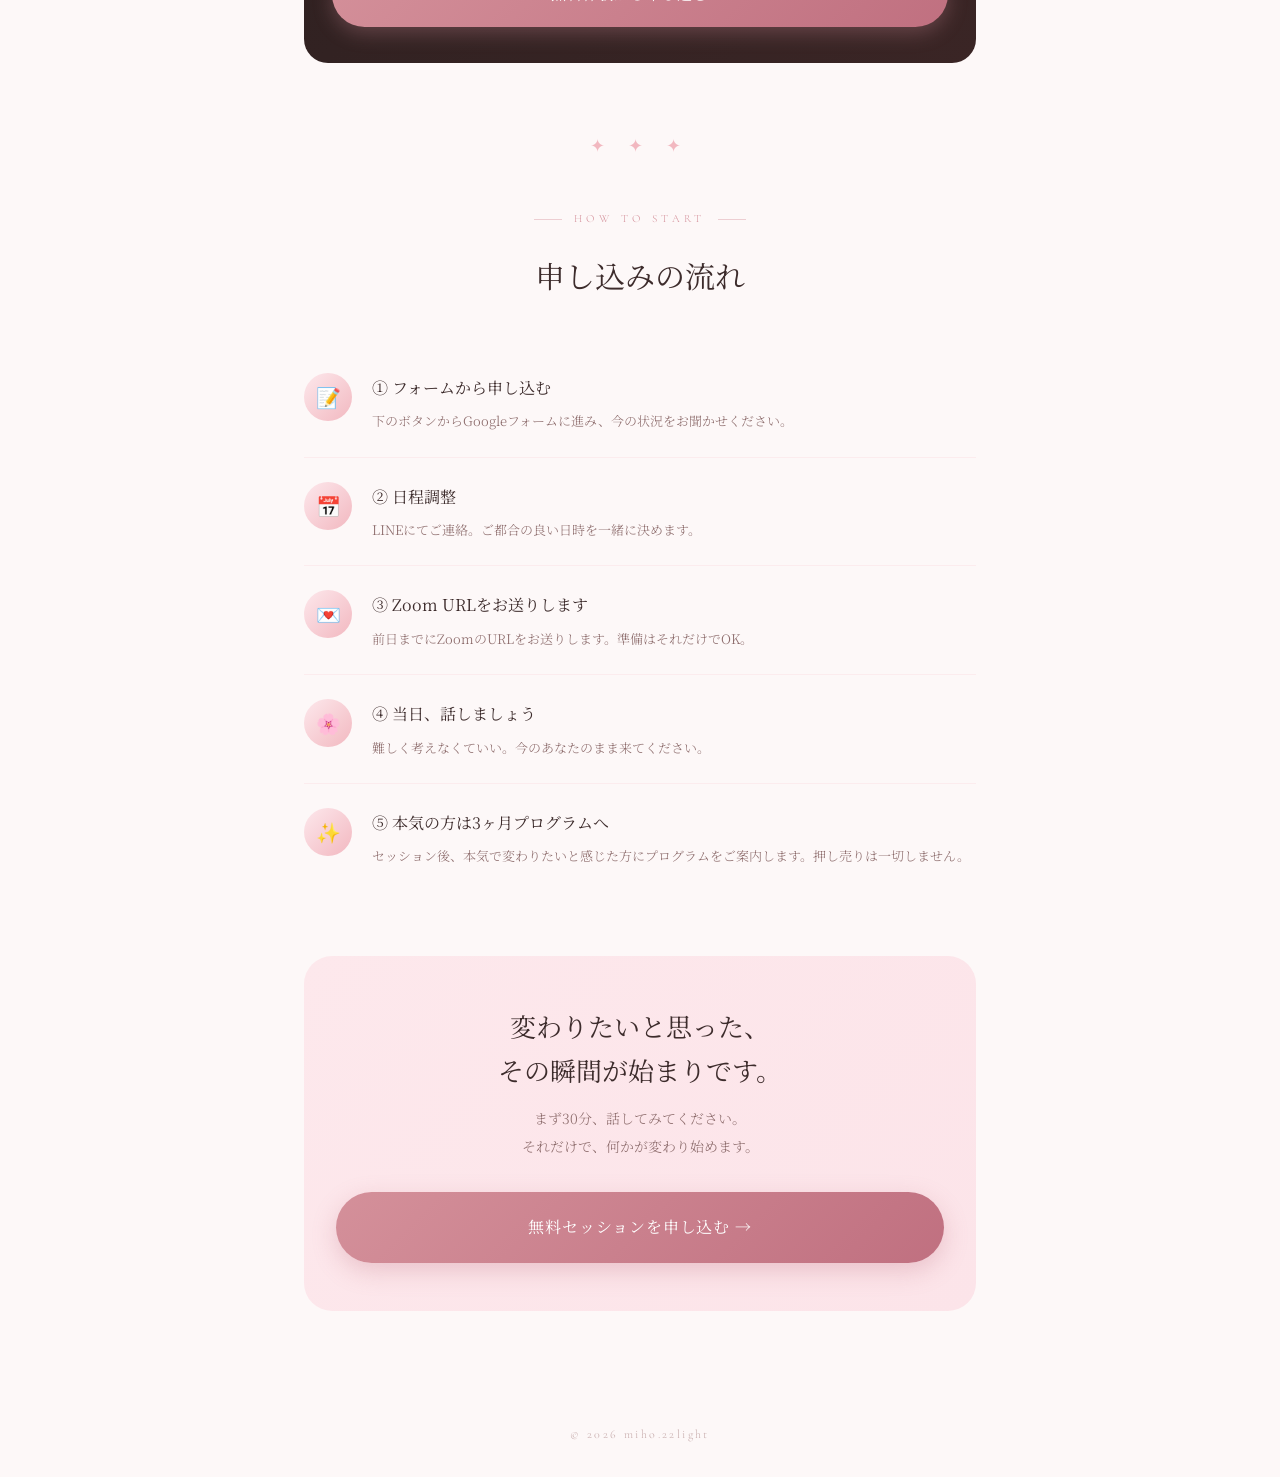
<file: session.html>
<!DOCTYPE html>
<html lang="ja">
<head>
  <meta charset="UTF-8">
  <meta name="viewport" content="width=device-width, initial-scale=1.0">
  <title>セッション・料金案内｜miho.22light</title>
  <link rel="preconnect" href="https://fonts.googleapis.com">
  <link rel="preconnect" href="https://fonts.gstatic.com" crossorigin>
  <link href="https://fonts.googleapis.com/css2?family=Cormorant+Garamond:ital,wght@0,300;0,400;1,300;1,400&family=Noto+Serif+JP:wght@300;400;500&display=swap" rel="stylesheet">
  <style>
    :root {
      --pink-main: #F2B8C0;
      --pink-pale: #FDE8EC;
      --pink-dusty: #D4909A;
      --pink-deep: #C07080;
      --pink-light: #FFF0F3;
      --off-white: #FDF8F8;
      --text-main: #3D2C2C;
      --text-sub: #8C6B6B;
      --text-light: #C4A8A8;
      --white: #FFFFFF;
      --dark: #2A1F1F;
      --gold: #C4A882;
      --font-jp: 'Noto Serif JP', serif;
      --font-en: 'Cormorant Garamond', serif;
    }

    *, *::before, *::after { box-sizing: border-box; margin: 0; padding: 0; }
    html { scroll-behavior: smooth; }
    body {
      font-family: var(--font-jp);
      background: var(--off-white);
      color: var(--text-main);
      line-height: 1.9;
      font-weight: 300;
      overflow-x: hidden;
    }

    /* ===== ヘッダー ===== */
    .site-header {
      text-align: center;
      padding: 32px 24px 24px;
      position: relative;
    }
    .site-logo {
      font-family: var(--font-en);
      font-size: 14px;
      letter-spacing: 0.3em;
      color: var(--text-light);
    }
    .back-btn {
      position: absolute;
      left: 24px;
      top: 50%;
      transform: translateY(-50%);
      font-size: 13px;
      color: var(--pink-dusty);
      text-decoration: none;
      transition: opacity 0.2s;
    }
    .back-btn:hover { opacity: 0.7; }

    /* ===== ヒーロー ===== */
    .hero {
      text-align: center;
      padding: 48px 24px 64px;
      position: relative;
      overflow: hidden;
    }
    .hero::before {
      content: '';
      position: absolute;
      top: -80px;
      left: 50%;
      transform: translateX(-50%);
      width: 500px;
      height: 500px;
      background: radial-gradient(circle, rgba(242,184,192,0.18) 0%, transparent 65%);
      border-radius: 50%;
      pointer-events: none;
    }
    .hero-en {
      font-family: var(--font-en);
      font-size: 11px;
      letter-spacing: 0.45em;
      color: var(--pink-dusty);
      text-transform: uppercase;
      display: flex;
      align-items: center;
      justify-content: center;
      gap: 12px;
      margin-bottom: 24px;
      opacity: 0;
      animation: fadeUp 0.8s ease 0.2s forwards;
    }
    .hero-en::before, .hero-en::after {
      content: '';
      display: block;
      width: 28px;
      height: 1px;
      background: var(--pink-dusty);
      opacity: 0.5;
    }
    .hero-title {
      font-size: clamp(24px, 6vw, 42px);
      font-weight: 400;
      line-height: 1.6;
      color: var(--text-main);
      margin-bottom: 20px;
      opacity: 0;
      animation: fadeUp 0.8s ease 0.4s forwards;
    }
    .hero-title em {
      font-style: normal;
      color: var(--pink-deep);
    }
    .hero-sub {
      font-size: 14px;
      color: var(--text-sub);
      line-height: 2.2;
      opacity: 0;
      animation: fadeUp 0.8s ease 0.6s forwards;
    }

    /* ===== メイン ===== */
    .main {
      max-width: 720px;
      margin: 0 auto;
      padding: 0 24px 80px;
    }

    /* ===== セクションラベル ===== */
    .section-label {
      font-family: var(--font-en);
      font-size: 11px;
      letter-spacing: 0.4em;
      color: var(--pink-dusty);
      text-transform: uppercase;
      display: flex;
      align-items: center;
      justify-content: center;
      gap: 12px;
      margin-bottom: 20px;
    }
    .section-label::before, .section-label::after {
      content: '';
      display: block;
      width: 28px;
      height: 1px;
      background: var(--pink-dusty);
      opacity: 0.4;
    }
    .section-title {
      font-size: clamp(20px, 4vw, 30px);
      font-weight: 400;
      text-align: center;
      color: var(--text-main);
      margin-bottom: 48px;
      line-height: 1.7;
    }

    /* ===== 無料セッション ===== */
    .free-session {
      background: linear-gradient(135deg, var(--dark), #3a2525);
      border-radius: 28px;
      padding: 48px 32px;
      margin-bottom: 64px;
      position: relative;
      overflow: hidden;
      opacity: 0;
      transform: translateY(24px);
      transition: opacity 0.8s ease, transform 0.8s ease;
    }
    .free-session.visible { opacity: 1; transform: translateY(0); }
    .free-session::before {
      content: '';
      position: absolute;
      top: -60px; right: -60px;
      width: 200px; height: 200px;
      background: radial-gradient(circle, rgba(242,184,192,0.1) 0%, transparent 70%);
      border-radius: 50%;
    }
    .free-session::after {
      content: '';
      position: absolute;
      bottom: -40px; left: -40px;
      width: 150px; height: 150px;
      background: radial-gradient(circle, rgba(212,144,154,0.08) 0%, transparent 70%);
      border-radius: 50%;
    }
    .free-badge {
      display: inline-block;
      background: var(--pink-dusty);
      color: white;
      font-size: 12px;
      padding: 6px 20px;
      border-radius: 50px;
      letter-spacing: 0.1em;
      margin-bottom: 20px;
      position: relative;
      z-index: 1;
    }
    .free-title {
      font-size: clamp(22px, 5vw, 34px);
      font-weight: 400;
      color: white;
      line-height: 1.6;
      margin-bottom: 8px;
      position: relative;
      z-index: 1;
    }
    .free-price {
      font-family: var(--font-en);
      font-size: 48px;
      font-weight: 300;
      color: var(--pink-main);
      margin-bottom: 28px;
      position: relative;
      z-index: 1;
    }
    .free-price span {
      font-size: 16px;
      color: rgba(255,255,255,0.5);
      margin-left: 8px;
    }

    .free-steps {
      display: grid;
      gap: 16px;
      margin-bottom: 32px;
      position: relative;
      z-index: 1;
    }
    .free-step {
      display: flex;
      align-items: flex-start;
      gap: 16px;
      background: rgba(255,255,255,0.06);
      border-radius: 14px;
      padding: 18px 20px;
      border: 1px solid rgba(242,184,192,0.15);
    }
    .free-step-num {
      font-family: var(--font-en);
      font-size: 24px;
      font-weight: 300;
      color: var(--pink-dusty);
      line-height: 1;
      min-width: 28px;
    }
    .free-step-content {}
    .free-step-title {
      font-size: 15px;
      font-weight: 400;
      color: white;
      margin-bottom: 4px;
    }
    .free-step-text {
      font-size: 13px;
      color: rgba(255,255,255,0.55);
      line-height: 1.7;
    }

    /* ===== 変容ビジョン ===== */
    .vision-section {
      margin-bottom: 64px;
      opacity: 0;
      transform: translateY(24px);
      transition: opacity 0.8s ease, transform 0.8s ease;
    }
    .vision-section.visible { opacity: 1; transform: translateY(0); }

    .before-after {
      display: grid;
      gap: 12px;
    }
    .ba-row {
      display: grid;
      grid-template-columns: 1fr 44px 1fr;
      align-items: center;
    }
    .ba-before {
      background: var(--white);
      border-radius: 12px 0 0 12px;
      padding: 16px 20px;
      font-size: 13px;
      color: var(--text-sub);
      border: 1px solid rgba(200,200,200,0.3);
      border-right: none;
      line-height: 1.6;
    }
    .ba-arrow {
      background: var(--pink-dusty);
      height: 100%;
      display: flex;
      align-items: center;
      justify-content: center;
      color: white;
      font-size: 16px;
    }
    .ba-after {
      background: var(--pink-pale);
      border-radius: 0 12px 12px 0;
      padding: 16px 20px;
      font-size: 13px;
      color: var(--text-main);
      font-weight: 400;
      border: 1px solid rgba(242,184,192,0.4);
      border-left: none;
      line-height: 1.6;
    }

    /* ===== 料金カード ===== */
    .plans-section {
      margin-bottom: 64px;
      opacity: 0;
      transform: translateY(24px);
      transition: opacity 0.8s ease, transform 0.8s ease;
    }
    .plans-section.visible { opacity: 1; transform: translateY(0); }

    .plan-card {
      background: var(--white);
      border-radius: 24px;
      padding: 36px 28px;
      margin-bottom: 20px;
      border: 1px solid rgba(242,184,192,0.3);
      position: relative;
      overflow: hidden;
      transition: transform 0.3s ease, box-shadow 0.3s ease;
    }
    .plan-card:hover {
      transform: translateY(-4px);
      box-shadow: 0 16px 40px rgba(212,144,154,0.15);
    }
    .plan-card.featured {
      background: linear-gradient(135deg, var(--dark), #3a2525);
      border: none;
    }
    .plan-card.featured::before {
      content: '';
      position: absolute;
      top: -50px; right: -50px;
      width: 180px; height: 180px;
      background: radial-gradient(circle, rgba(242,184,192,0.12) 0%, transparent 70%);
      border-radius: 50%;
    }

    .plan-badge {
      display: inline-block;
      font-size: 11px;
      padding: 5px 16px;
      border-radius: 50px;
      letter-spacing: 0.1em;
      margin-bottom: 16px;
    }
    .plan-badge.popular {
      background: var(--pink-dusty);
      color: white;
    }
    .plan-badge.single {
      background: var(--pink-pale);
      color: var(--pink-dusty);
      border: 1px solid var(--pink-dusty);
    }

    .plan-name {
      font-size: 20px;
      font-weight: 400;
      color: var(--text-main);
      margin-bottom: 4px;
    }
    .plan-card.featured .plan-name { color: white; }

    .plan-duration {
      font-size: 13px;
      color: var(--text-light);
      margin-bottom: 20px;
      letter-spacing: 0.05em;
    }
    .plan-card.featured .plan-duration { color: rgba(255,255,255,0.45); }

    .plan-price-wrap {
      margin-bottom: 24px;
      padding-bottom: 24px;
      border-bottom: 1px solid rgba(242,184,192,0.3);
    }
    .plan-card.featured .plan-price-wrap {
      border-bottom-color: rgba(255,255,255,0.1);
    }
    .plan-price {
      font-family: var(--font-en);
      font-size: 52px;
      font-weight: 300;
      color: var(--pink-dusty);
      line-height: 1;
    }
    .plan-card.featured .plan-price { color: var(--pink-main); }
    .plan-price-unit {
      font-size: 16px;
      color: var(--text-sub);
      margin-left: 4px;
    }
    .plan-card.featured .plan-price-unit { color: rgba(255,255,255,0.45); }
    .plan-tax {
      font-size: 12px;
      color: var(--text-light);
      margin-top: 4px;
    }
    .plan-card.featured .plan-tax { color: rgba(255,255,255,0.35); }

    .plan-features {
      list-style: none;
      margin-bottom: 28px;
    }
    .plan-features li {
      font-size: 14px;
      color: var(--text-sub);
      padding: 8px 0;
      display: flex;
      align-items: flex-start;
      gap: 10px;
      border-bottom: 1px solid rgba(242,184,192,0.15);
    }
    .plan-features li:last-child { border-bottom: none; }
    .plan-card.featured .plan-features li {
      color: rgba(255,255,255,0.65);
      border-bottom-color: rgba(255,255,255,0.08);
    }
    .plan-features li::before {
      content: '✦';
      color: var(--pink-dusty);
      font-size: 10px;
      margin-top: 4px;
    }
    .plan-card.featured .plan-features li::before {
      color: var(--pink-main);
    }

    .plan-btn {
      display: block;
      width: 100%;
      padding: 18px 32px;
      border-radius: 50px;
      font-size: 15px;
      font-family: var(--font-jp);
      font-weight: 400;
      border: none;
      cursor: pointer;
      transition: all 0.3s;
      text-decoration: none;
      text-align: center;
      letter-spacing: 0.05em;
    }
    .plan-btn.primary {
      background: linear-gradient(135deg, var(--pink-dusty), var(--pink-deep));
      color: white;
      box-shadow: 0 6px 20px rgba(212,144,154,0.3);
    }
    .plan-btn.primary:hover {
      transform: translateY(-2px);
      box-shadow: 0 10px 28px rgba(192,112,128,0.4);
    }
    .plan-btn.outline {
      background: transparent;
      color: var(--pink-dusty);
      border: 1.5px solid var(--pink-dusty);
    }
    .plan-btn.outline:hover {
      background: var(--pink-pale);
    }

    /* 人気バッジ */
    .popular-ribbon {
      position: absolute;
      top: 20px;
      right: -8px;
      background: var(--gold);
      color: white;
      font-size: 11px;
      padding: 6px 20px 6px 16px;
      letter-spacing: 0.08em;
      clip-path: polygon(0 0, 100% 0, 100% 100%, 0 100%, 8px 50%);
    }

    /* ===== 流れセクション ===== */
    .flow-section {
      margin-bottom: 64px;
      opacity: 0;
      transform: translateY(24px);
      transition: opacity 0.8s ease, transform 0.8s ease;
    }
    .flow-section.visible { opacity: 1; transform: translateY(0); }

    .flow-steps {
      display: grid;
      gap: 0;
    }
    .flow-step {
      display: flex;
      align-items: flex-start;
      gap: 20px;
      padding: 24px 0;
      border-bottom: 1px solid rgba(242,184,192,0.2);
      position: relative;
    }
    .flow-step:last-child { border-bottom: none; }
    .flow-step-icon {
      width: 48px;
      height: 48px;
      min-width: 48px;
      border-radius: 50%;
      background: linear-gradient(135deg, var(--pink-pale), var(--pink-main));
      display: flex;
      align-items: center;
      justify-content: center;
      font-size: 20px;
    }
    .flow-step-content {}
    .flow-step-title {
      font-size: 16px;
      font-weight: 400;
      color: var(--text-main);
      margin-bottom: 6px;
    }
    .flow-step-text {
      font-size: 13px;
      color: var(--text-sub);
      line-height: 1.8;
    }

    /* ===== CTA最終 ===== */
    .final-cta {
      background: linear-gradient(135deg, var(--pink-pale), #fce4e9);
      border-radius: 28px;
      padding: 48px 32px;
      text-align: center;
      opacity: 0;
      transform: translateY(24px);
      transition: opacity 0.8s ease, transform 0.8s ease;
    }
    .final-cta.visible { opacity: 1; transform: translateY(0); }
    .final-cta-title {
      font-size: clamp(18px, 4vw, 26px);
      font-weight: 400;
      color: var(--text-main);
      line-height: 1.7;
      margin-bottom: 12px;
    }
    .final-cta-sub {
      font-size: 14px;
      color: var(--text-sub);
      line-height: 2;
      margin-bottom: 32px;
    }
    .btn-primary {
      display: block;
      width: 100%;
      background: linear-gradient(135deg, var(--pink-dusty), var(--pink-deep));
      color: white;
      padding: 20px 32px;
      border-radius: 50px;
      font-size: 16px;
      font-weight: 400;
      border: none;
      cursor: pointer;
      transition: all 0.3s;
      text-decoration: none;
      letter-spacing: 0.05em;
      box-shadow: 0 8px 24px rgba(192,112,128,0.3);
    }
    .btn-primary:hover {
      transform: translateY(-2px);
      box-shadow: 0 12px 32px rgba(192,112,128,0.4);
    }

    /* ===== 区切り ===== */
    .divider {
      text-align: center;
      margin: 48px 0;
      color: var(--pink-main);
      font-size: 18px;
      letter-spacing: 0.5em;
    }

    /* ===== フッター ===== */
    .footer {
      text-align: center;
      padding: 32px 0;
      font-family: var(--font-en);
      font-size: 12px;
      letter-spacing: 0.2em;
      color: var(--text-light);
    }

    /* ===== アニメーション ===== */
    @keyframes fadeUp {
      from { opacity: 0; transform: translateY(16px); }
      to { opacity: 1; transform: translateY(0); }
    }
  </style>
</head>
<body>

  <header class="site-header">
    <a href="https://miho22light.vercel.app" class="back-btn">← HPに戻る</a>
    <div class="site-logo">miho.22light</div>
  </header>

  <div class="hero">
    <div class="hero-en">Session & Plans</div>
    <h1 class="hero-title">
      セッションで、<br>
      <em>人生のブロックを外す。</em>
    </h1>
    <p class="hero-sub">
      まずは無料30分から。<br>
      本気で変わりたい方へ、3ヶ月プログラムをご用意しています。
    </p>
  </div>

  <main class="main">

    <!-- 無料セッション -->
    <div class="free-session scroll-fade">
      <span class="free-badge">✦ まずはここから</span>
      <h2 class="free-title">無料30分<br>体験セッション</h2>
      <div class="free-price">¥0 <span>完全無料</span></div>

      <div class="free-steps">
        <div class="free-step">
          <div class="free-step-num">01</div>
          <div class="free-step-content">
            <div class="free-step-title">事前ヒアリング</div>
            <div class="free-step-text">Googleフォームで今の悩みや状況を事前にお聞きします。当日をより深く使うために。</div>
          </div>
        </div>
        <div class="free-step">
          <div class="free-step-num">02</div>
          <div class="free-step-content">
            <div class="free-step-title">ブロックの特定</div>
            <div class="free-step-text">30分のZoomセッションで、あなたの潜在意識のブロックを一緒に特定します。</div>
          </div>
        </div>
        <div class="free-step">
          <div class="free-step-num">03</div>
          <div class="free-step-content">
            <div class="free-step-title">手放し方のご説明</div>
            <div class="free-step-text">ブロックの手放し方を簡単にご説明。次の一歩が見えるようになります。</div>
          </div>
        </div>
      </div>

      <a href="https://forms.gle/Xd79tVTK33T2yRW7A" class="plan-btn primary" style="position:relative;z-index:1;">無料セッションを申し込む →</a>
    </div>

    <!-- 変容ビジョン -->
    <div class="vision-section scroll-fade">
      <div class="section-label">Your Transformation</div>
      <h2 class="section-title">3ヶ月で、こう変わる。</h2>

      <div class="before-after">
        <div class="ba-row">
          <div class="ba-before">人の目がいつも気になる</div>
          <div class="ba-arrow">→</div>
          <div class="ba-after">人の目が気にならなくなった</div>
        </div>
        <div class="ba-row">
          <div class="ba-before">自分らしく生きたいのに動けない</div>
          <div class="ba-arrow">→</div>
          <div class="ba-after">本来の自分を生きられるようになった</div>
        </div>
        <div class="ba-row">
          <div class="ba-before">同じ悩みを繰り返してしまう</div>
          <div class="ba-arrow">→</div>
          <div class="ba-after">現実を書き換えるプロセスを学べた</div>
        </div>
        <div class="ba-row">
          <div class="ba-before">変わり方がわからない</div>
          <div class="ba-arrow">→</div>
          <div class="ba-after">自分でブロックを外せるようになった</div>
        </div>
      </div>
    </div>

    <div class="divider">✦ ✦ ✦</div>

    <!-- 料金プラン -->
    <div class="plans-section scroll-fade">
      <div class="section-label">Plans & Pricing</div>
      <h2 class="section-title">料金プラン</h2>

      <!-- 単発セッション -->
      <div class="plan-card">
        <span class="plan-badge single">単発セッション</span>
        <div class="plan-name">60分セッション</div>
        <div class="plan-duration">1回完結・Zoom</div>
        <div class="plan-price-wrap">
          <div class="plan-price">¥15,000<span class="plan-price-unit"></span></div>
          <div class="plan-tax">税込</div>
        </div>
        <ul class="plan-features">
          <li>60分 完全1対1 Zoomセッション</li>
          <li>潜在意識のブロック特定</li>
          <li>手放しワーク実践</li>
          <li>セッション後フォローなし</li>
        </ul>
        <a href="https://forms.gle/Xd79tVTK33T2yRW7A" class="plan-btn outline">無料体験から申し込む</a>
      </div>

      <!-- 3ヶ月プログラム -->
      <div class="plan-card featured">
        <div class="popular-ribbon">おすすめ</div>
        <span class="plan-badge popular">3ヶ月変容プログラム</span>
        <div class="plan-name" style="color:white;">本気で変わりたい方へ</div>
        <div class="plan-duration">3ヶ月・月2回セッション</div>
        <div class="plan-price-wrap">
          <div class="plan-price">¥220,000<span class="plan-price-unit"></span></div>
          <div class="plan-tax">税込 ¥242,000</div>
        </div>
        <ul class="plan-features">
          <li>月2回 完全1対1 Zoomセッション（計6回）</li>
          <li>毎月PDF教材（量子力学・引き寄せ・宇宙の法則）</li>
          <li>あなた専用AIプロンプト渡し（24時間自己対話）</li>
          <li>セッション間のLINEサポート</li>
          <li>クレジットカード払い対応</li>
        </ul>
        <a href="https://forms.gle/Xd79tVTK33T2yRW7A" class="plan-btn primary" style="position:relative;z-index:1;">無料体験から申し込む →</a>
      </div>
    </div>

    <div class="divider">✦ ✦ ✦</div>

    <!-- 申し込みの流れ -->
    <div class="flow-section scroll-fade">
      <div class="section-label">How To Start</div>
      <h2 class="section-title">申し込みの流れ</h2>

      <div class="flow-steps">
        <div class="flow-step">
          <div class="flow-step-icon">📝</div>
          <div class="flow-step-content">
            <div class="flow-step-title">① フォームから申し込む</div>
            <div class="flow-step-text">下のボタンからGoogleフォームに進み、今の状況をお聞かせください。</div>
          </div>
        </div>
        <div class="flow-step">
          <div class="flow-step-icon">📅</div>
          <div class="flow-step-content">
            <div class="flow-step-title">② 日程調整</div>
            <div class="flow-step-text">LINEにてご連絡。ご都合の良い日時を一緒に決めます。</div>
          </div>
        </div>
        <div class="flow-step">
          <div class="flow-step-icon">💌</div>
          <div class="flow-step-content">
            <div class="flow-step-title">③ Zoom URLをお送りします</div>
            <div class="flow-step-text">前日までにZoomのURLをお送りします。準備はそれだけでOK。</div>
          </div>
        </div>
        <div class="flow-step">
          <div class="flow-step-icon">🌸</div>
          <div class="flow-step-content">
            <div class="flow-step-title">④ 当日、話しましょう</div>
            <div class="flow-step-text">難しく考えなくていい。今のあなたのまま来てください。</div>
          </div>
        </div>
        <div class="flow-step">
          <div class="flow-step-icon">✨</div>
          <div class="flow-step-content">
            <div class="flow-step-title">⑤ 本気の方は3ヶ月プログラムへ</div>
            <div class="flow-step-text">セッション後、本気で変わりたいと感じた方にプログラムをご案内します。押し売りは一切しません。</div>
          </div>
        </div>
      </div>
    </div>

    <!-- Final CTA -->
    <div class="final-cta scroll-fade">
      <h2 class="final-cta-title">
        変わりたいと思った、<br>その瞬間が始まりです。
      </h2>
      <p class="final-cta-sub">
        まず30分、話してみてください。<br>
        それだけで、何かが変わり始めます。
      </p>
      <a href="https://forms.gle/Xd79tVTK33T2yRW7A" class="btn-primary">無料セッションを申し込む →</a>
    </div>

  </main>

  <footer class="footer">© 2026 miho.22light</footer>

  <script>
    // スクロールアニメーション
    const fadeEls = document.querySelectorAll('.scroll-fade');
    const observer = new IntersectionObserver((entries) => {
      entries.forEach(entry => {
        if (entry.isIntersecting) {
          entry.target.classList.add('visible');
        }
      });
    }, { threshold: 0.1 });
    fadeEls.forEach(el => observer.observe(el));
  </script>

</body>
</html>
</file>
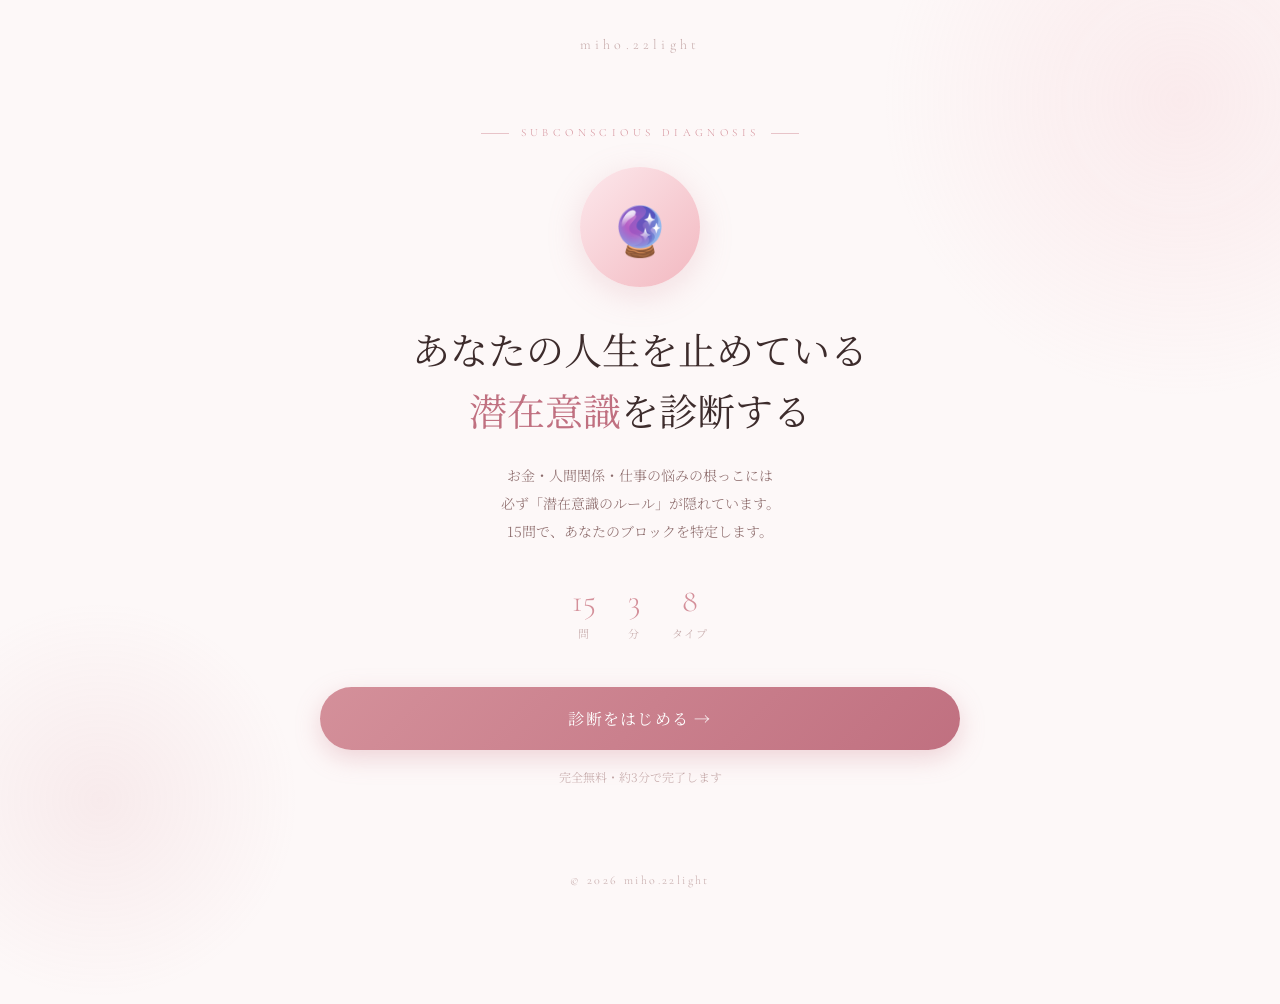
<file: shindan.html>
<!DOCTYPE html>
<html lang="ja">
<head>
  <meta charset="UTF-8">
  <meta name="viewport" content="width=device-width, initial-scale=1.0">
  <title>人生を止めてる潜在意識の診断｜miho.22light</title>
  <link rel="preconnect" href="https://fonts.googleapis.com">
  <link rel="preconnect" href="https://fonts.gstatic.com" crossorigin>
  <link href="https://fonts.googleapis.com/css2?family=Cormorant+Garamond:ital,wght@0,300;0,400;1,300&family=Noto+Serif+JP:wght@300;400;500&display=swap" rel="stylesheet">
  <style>
    :root {
      --pink-main: #F2B8C0;
      --pink-pale: #FDE8EC;
      --pink-dusty: #D4909A;
      --pink-deep: #C07080;
      --pink-light: #FFF0F3;
      --off-white: #FDF8F8;
      --text-main: #3D2C2C;
      --text-sub: #8C6B6B;
      --text-light: #C4A8A8;
      --white: #FFFFFF;
      --font-jp: 'Noto Serif JP', serif;
      --font-en: 'Cormorant Garamond', serif;
    }

    *, *::before, *::after { box-sizing: border-box; margin: 0; padding: 0; }
    html { scroll-behavior: smooth; }

    body {
      font-family: var(--font-jp);
      background: var(--off-white);
      color: var(--text-main);
      line-height: 1.9;
      font-weight: 300;
      min-height: 100vh;
      overflow-x: hidden;
    }

    /* ===== 背景装飾 ===== */
    body::before {
      content: '';
      position: fixed;
      top: -200px;
      right: -200px;
      width: 600px;
      height: 600px;
      background: radial-gradient(circle, rgba(242,184,192,0.2) 0%, transparent 70%);
      border-radius: 50%;
      pointer-events: none;
      z-index: 0;
    }
    body::after {
      content: '';
      position: fixed;
      bottom: -100px;
      left: -100px;
      width: 400px;
      height: 400px;
      background: radial-gradient(circle, rgba(212,144,154,0.12) 0%, transparent 70%);
      border-radius: 50%;
      pointer-events: none;
      z-index: 0;
    }

    /* ===== ページラッパー ===== */
    .page {
      position: relative;
      z-index: 1;
      max-width: 680px;
      margin: 0 auto;
      padding: 0 20px 80px;
    }

    /* ===== ヘッダー ===== */
    .site-header {
      text-align: center;
      padding: 32px 0 24px;
    }
    .site-logo {
      font-family: var(--font-en);
      font-size: 14px;
      letter-spacing: 0.3em;
      color: var(--text-light);
    }

    /* ===== スタート画面 ===== */
    #screen-start {
      animation: fadeIn 0.8s ease;
    }
    .start-hero {
      text-align: center;
      padding: 40px 0 48px;
    }
    .start-en {
      font-family: var(--font-en);
      font-size: 11px;
      letter-spacing: 0.4em;
      color: var(--pink-dusty);
      text-transform: uppercase;
      display: flex;
      align-items: center;
      justify-content: center;
      gap: 12px;
      margin-bottom: 24px;
    }
    .start-en::before, .start-en::after {
      content: '';
      display: block;
      width: 28px;
      height: 1px;
      background: var(--pink-dusty);
      opacity: 0.5;
    }
    .start-title {
      font-size: clamp(24px, 6vw, 38px);
      font-weight: 400;
      line-height: 1.6;
      color: var(--text-main);
      margin-bottom: 20px;
    }
    .start-title em {
      font-style: normal;
      color: var(--pink-deep);
    }
    .start-subtitle {
      font-size: 14px;
      color: var(--text-sub);
      line-height: 2;
      margin-bottom: 40px;
    }

    /* 装飾円 */
    .deco-circle {
      width: 120px;
      height: 120px;
      border-radius: 50%;
      background: linear-gradient(135deg, var(--pink-pale), var(--pink-main));
      margin: 0 auto 32px;
      display: flex;
      align-items: center;
      justify-content: center;
      font-size: 48px;
      box-shadow: 0 8px 32px rgba(212,144,154,0.25);
    }

    .start-info {
      display: flex;
      justify-content: center;
      gap: 32px;
      margin-bottom: 40px;
    }
    .start-info-item {
      text-align: center;
    }
    .start-info-num {
      font-family: var(--font-en);
      font-size: 32px;
      font-weight: 300;
      color: var(--pink-dusty);
      line-height: 1;
      display: block;
    }
    .start-info-label {
      font-size: 11px;
      color: var(--text-light);
      letter-spacing: 0.08em;
    }

    /* ===== ボタン ===== */
    .btn-primary {
      display: block;
      width: 100%;
      background: linear-gradient(135deg, var(--pink-dusty), var(--pink-deep));
      color: var(--white);
      padding: 20px 32px;
      border-radius: 50px;
      font-family: var(--font-jp);
      font-size: 16px;
      font-weight: 400;
      letter-spacing: 0.08em;
      border: none;
      cursor: pointer;
      transition: all 0.3s ease;
      box-shadow: 0 8px 24px rgba(212,144,154,0.35);
    }
    .btn-primary:hover {
      transform: translateY(-2px);
      box-shadow: 0 12px 32px rgba(192,112,128,0.4);
    }
    .btn-secondary {
      display: block;
      width: 100%;
      background: var(--white);
      color: var(--pink-dusty);
      padding: 16px 32px;
      border-radius: 50px;
      font-size: 15px;
      font-weight: 400;
      border: 1.5px solid var(--pink-dusty);
      cursor: pointer;
      transition: all 0.3s ease;
      margin-top: 12px;
    }
    .btn-secondary:hover {
      background: var(--pink-pale);
    }

    /* ===== 質問画面 ===== */
    #screen-quiz { display: none; }

    .progress-wrap {
      margin-bottom: 32px;
    }
    .progress-label {
      display: flex;
      justify-content: space-between;
      font-size: 12px;
      color: var(--text-light);
      margin-bottom: 8px;
      letter-spacing: 0.05em;
    }
    .progress-bar {
      height: 4px;
      background: rgba(212,144,154,0.2);
      border-radius: 2px;
      overflow: hidden;
    }
    .progress-fill {
      height: 100%;
      background: linear-gradient(90deg, var(--pink-dusty), var(--pink-deep));
      border-radius: 2px;
      transition: width 0.4s ease;
    }

    .question-card {
      background: var(--white);
      border-radius: 24px;
      padding: 36px 32px;
      box-shadow: 0 4px 24px rgba(212,144,154,0.1);
      border: 1px solid rgba(242,184,192,0.3);
      margin-bottom: 24px;
      animation: slideUp 0.4s ease;
    }
    .question-category {
      font-family: var(--font-en);
      font-size: 11px;
      letter-spacing: 0.3em;
      color: var(--pink-dusty);
      text-transform: uppercase;
      margin-bottom: 16px;
    }
    .question-number {
      font-family: var(--font-en);
      font-size: 48px;
      font-weight: 300;
      color: rgba(212,144,154,0.2);
      line-height: 1;
      margin-bottom: 12px;
    }
    .question-text {
      font-size: 18px;
      font-weight: 400;
      line-height: 1.8;
      color: var(--text-main);
    }

    .answers {
      display: grid;
      gap: 12px;
    }
    .answer-btn {
      display: flex;
      align-items: center;
      gap: 16px;
      padding: 18px 24px;
      background: var(--off-white);
      border: 1.5px solid rgba(242,184,192,0.3);
      border-radius: 16px;
      cursor: pointer;
      transition: all 0.2s ease;
      text-align: left;
      font-family: var(--font-jp);
      font-size: 15px;
      color: var(--text-main);
      font-weight: 300;
    }
    .answer-btn:hover {
      background: var(--pink-pale);
      border-color: var(--pink-dusty);
      transform: translateX(4px);
    }
    .answer-btn.selected {
      background: linear-gradient(135deg, var(--pink-pale), #fce4e9);
      border-color: var(--pink-dusty);
      color: var(--text-main);
    }
    .answer-dot {
      width: 20px;
      height: 20px;
      min-width: 20px;
      border-radius: 50%;
      border: 1.5px solid var(--pink-dusty);
      display: flex;
      align-items: center;
      justify-content: center;
      transition: all 0.2s;
    }
    .answer-btn.selected .answer-dot {
      background: var(--pink-dusty);
    }
    .answer-btn.selected .answer-dot::after {
      content: '';
      width: 8px;
      height: 8px;
      border-radius: 50%;
      background: white;
    }
    .answer-score {
      margin-left: auto;
      font-family: var(--font-en);
      font-size: 18px;
      color: var(--pink-dusty);
      opacity: 0;
      transition: opacity 0.2s;
    }
    .answer-btn.selected .answer-score { opacity: 1; }

    .nav-btns {
      display: flex;
      gap: 12px;
      margin-top: 8px;
    }
    .btn-prev {
      flex: 0 0 auto;
      padding: 16px 24px;
      background: var(--white);
      border: 1.5px solid rgba(212,144,154,0.3);
      border-radius: 50px;
      color: var(--text-light);
      cursor: pointer;
      font-size: 14px;
      transition: all 0.2s;
    }
    .btn-prev:hover { border-color: var(--pink-dusty); color: var(--pink-dusty); }
    .btn-next {
      flex: 1;
      padding: 18px 32px;
      background: linear-gradient(135deg, var(--pink-dusty), var(--pink-deep));
      border: none;
      border-radius: 50px;
      color: white;
      cursor: pointer;
      font-size: 16px;
      font-family: var(--font-jp);
      font-weight: 400;
      transition: all 0.3s;
      box-shadow: 0 6px 20px rgba(212,144,154,0.3);
      opacity: 0.4;
      pointer-events: none;
    }
    .btn-next.active {
      opacity: 1;
      pointer-events: all;
    }
    .btn-next.active:hover {
      transform: translateY(-2px);
      box-shadow: 0 10px 28px rgba(192,112,128,0.4);
    }

    /* ===== 計算中画面 ===== */
    #screen-loading {
      display: none;
      text-align: center;
      padding: 80px 20px;
      animation: fadeIn 0.5s ease;
    }
    .loading-circle {
      width: 80px;
      height: 80px;
      border-radius: 50%;
      border: 3px solid var(--pink-pale);
      border-top-color: var(--pink-dusty);
      animation: spin 1s linear infinite;
      margin: 0 auto 32px;
    }
    .loading-text {
      font-size: 15px;
      color: var(--text-sub);
      line-height: 2;
    }

    /* ===== 結果画面 ===== */
    #screen-result {
      display: none;
      animation: fadeIn 0.8s ease;
    }

    .result-header {
      text-align: center;
      padding: 40px 0 32px;
    }
    .result-type-badge {
      display: inline-block;
      background: linear-gradient(135deg, var(--pink-dusty), var(--pink-deep));
      color: white;
      font-size: 13px;
      padding: 8px 24px;
      border-radius: 50px;
      letter-spacing: 0.1em;
      margin-bottom: 24px;
    }
    .result-emoji {
      font-size: 64px;
      margin-bottom: 16px;
      display: block;
    }
    .result-type-name {
      font-size: clamp(22px, 5vw, 32px);
      font-weight: 400;
      color: var(--text-main);
      margin-bottom: 8px;
      line-height: 1.5;
    }
    .result-belief {
      font-size: 14px;
      color: var(--pink-deep);
      font-style: italic;
      margin-bottom: 8px;
    }

    /* サブタイプ */
    .sub-type-box {
      background: var(--white);
      border: 1px solid rgba(242,184,192,0.4);
      border-radius: 16px;
      padding: 16px 20px;
      margin-bottom: 24px;
      display: flex;
      align-items: center;
      gap: 12px;
    }
    .sub-label {
      font-size: 11px;
      color: var(--text-light);
      letter-spacing: 0.1em;
      white-space: nowrap;
    }
    .sub-name {
      font-size: 14px;
      color: var(--text-sub);
    }

    /* スコアバー */
    .score-section {
      background: var(--white);
      border-radius: 20px;
      padding: 28px 24px;
      margin-bottom: 24px;
      border: 1px solid rgba(242,184,192,0.3);
    }
    .score-title {
      font-size: 13px;
      color: var(--text-light);
      letter-spacing: 0.1em;
      margin-bottom: 20px;
      text-align: center;
    }
    .score-row {
      display: flex;
      align-items: center;
      gap: 12px;
      margin-bottom: 14px;
    }
    .score-label {
      font-size: 12px;
      color: var(--text-sub);
      min-width: 80px;
    }
    .score-bar-wrap {
      flex: 1;
      height: 8px;
      background: var(--pink-pale);
      border-radius: 4px;
      overflow: hidden;
    }
    .score-bar-fill {
      height: 100%;
      background: linear-gradient(90deg, var(--pink-dusty), var(--pink-deep));
      border-radius: 4px;
      transition: width 1s ease 0.3s;
    }
    .score-num {
      font-family: var(--font-en);
      font-size: 14px;
      color: var(--pink-dusty);
      min-width: 28px;
      text-align: right;
    }

    /* 深さチェック */
    .depth-badge {
      display: inline-flex;
      align-items: center;
      gap: 8px;
      padding: 8px 20px;
      border-radius: 50px;
      font-size: 13px;
      margin-bottom: 24px;
    }
    .depth-0 { background: #f0f0f0; color: #999; }
    .depth-1 { background: #fff3e0; color: #e0933a; }
    .depth-2 { background: #fde8ec; color: var(--pink-deep); }
    .depth-3 { background: linear-gradient(135deg, #fde8ec, #f9d0d8); color: var(--pink-deep); font-weight: 500; }

    /* 結果カード */
    .result-card {
      background: var(--white);
      border-radius: 20px;
      padding: 28px 24px;
      margin-bottom: 16px;
      border: 1px solid rgba(242,184,192,0.3);
    }
    .result-card-title {
      font-size: 13px;
      letter-spacing: 0.1em;
      color: var(--pink-dusty);
      margin-bottom: 12px;
      display: flex;
      align-items: center;
      gap: 8px;
    }
    .result-card-title::before {
      content: '';
      display: block;
      width: 16px;
      height: 1px;
      background: var(--pink-dusty);
    }
    .result-card-body {
      font-size: 15px;
      color: var(--text-main);
      line-height: 2;
    }
    .result-card-body strong {
      color: var(--pink-deep);
      font-weight: 500;
    }

    /* 警告カード */
    .warning-card {
      background: linear-gradient(135deg, #fff0f3, #fde8ec);
      border-radius: 20px;
      padding: 28px 24px;
      margin-bottom: 16px;
      border-left: 3px solid var(--pink-deep);
    }
    .warning-list {
      list-style: none;
      padding: 0;
    }
    .warning-list li {
      font-size: 14px;
      color: var(--text-main);
      padding: 6px 0;
      display: flex;
      align-items: flex-start;
      gap: 10px;
    }
    .warning-list li::before {
      content: '→';
      color: var(--pink-dusty);
      font-size: 14px;
      margin-top: 2px;
    }

    /* 行動カード */
    .action-card {
      background: linear-gradient(135deg, var(--pink-pale), #fce4e9);
      border-radius: 20px;
      padding: 28px 24px;
      margin-bottom: 24px;
    }
    .action-text {
      font-size: 15px;
      color: var(--text-main);
      line-height: 2;
    }

    /* CTAセクション */
    .cta-section {
      background: linear-gradient(135deg, #3D2C2C, #5a3f3f);
      border-radius: 24px;
      padding: 40px 28px;
      text-align: center;
      margin-bottom: 32px;
      position: relative;
      overflow: hidden;
    }
    .cta-section::before {
      content: '';
      position: absolute;
      top: -40px;
      right: -40px;
      width: 150px;
      height: 150px;
      background: radial-gradient(circle, rgba(242,184,192,0.15) 0%, transparent 70%);
      border-radius: 50%;
    }
    .cta-label {
      font-family: var(--font-en);
      font-size: 11px;
      letter-spacing: 0.3em;
      color: var(--pink-main);
      opacity: 0.7;
      margin-bottom: 16px;
    }
    .cta-title {
      font-size: 18px;
      font-weight: 400;
      color: white;
      line-height: 1.8;
      margin-bottom: 12px;
    }
    .cta-sub {
      font-size: 13px;
      color: rgba(255,255,255,0.6);
      line-height: 1.8;
      margin-bottom: 28px;
    }
    .btn-cta {
      display: block;
      width: 100%;
      background: linear-gradient(135deg, var(--pink-dusty), var(--pink-deep));
      color: white;
      padding: 20px 32px;
      border-radius: 50px;
      font-size: 16px;
      font-weight: 400;
      border: none;
      cursor: pointer;
      transition: all 0.3s;
      box-shadow: 0 8px 24px rgba(0,0,0,0.2);
      text-decoration: none;
      letter-spacing: 0.05em;
    }
    .btn-cta:hover {
      transform: translateY(-2px);
      box-shadow: 0 12px 32px rgba(0,0,0,0.3);
    }
    .btn-line {
      display: block;
      width: 100%;
      background: #06C755;
      color: white;
      padding: 18px 32px;
      border-radius: 50px;
      font-size: 15px;
      font-weight: 400;
      border: none;
      cursor: pointer;
      transition: all 0.3s;
      margin-top: 12px;
      text-decoration: none;
      letter-spacing: 0.05em;
    }
    .btn-line:hover { background: #05b84d; transform: translateY(-1px); }

    .retry-btn {
      display: block;
      text-align: center;
      font-size: 13px;
      color: var(--text-light);
      cursor: pointer;
      padding: 16px;
      transition: color 0.2s;
    }
    .retry-btn:hover { color: var(--pink-dusty); }

    /* ===== アニメーション ===== */
    @keyframes fadeIn {
      from { opacity: 0; }
      to { opacity: 1; }
    }
    @keyframes slideUp {
      from { opacity: 0; transform: translateY(16px); }
      to { opacity: 1; transform: translateY(0); }
    }
    @keyframes spin {
      to { transform: rotate(360deg); }
    }

    /* ===== フッター ===== */
    .footer {
      text-align: center;
      padding: 32px 0;
      font-family: var(--font-en);
      font-size: 12px;
      letter-spacing: 0.2em;
      color: var(--text-light);
    }
  </style>
</head>
<body>

<div class="page">
  <header class="site-header">
    <div class="site-logo">miho.22light</div>
  </header>

  <!-- ===== スタート画面 ===== -->
  <div id="screen-start">
    <div class="start-hero">
      <div class="start-en">Subconscious Diagnosis</div>
      <div class="deco-circle">🔮</div>
      <h1 class="start-title">
        あなたの人生を止めている<br>
        <em>潜在意識</em>を診断する
      </h1>
      <p class="start-subtitle">
        お金・人間関係・仕事の悩みの根っこには<br>
        必ず「潜在意識のルール」が隠れています。<br>
        15問で、あなたのブロックを特定します。
      </p>
      <div class="start-info">
        <div class="start-info-item">
          <span class="start-info-num">15</span>
          <span class="start-info-label">問</span>
        </div>
        <div class="start-info-item">
          <span class="start-info-num">3</span>
          <span class="start-info-label">分</span>
        </div>
        <div class="start-info-item">
          <span class="start-info-num">8</span>
          <span class="start-info-label">タイプ</span>
        </div>
      </div>
      <button class="btn-primary" onclick="startQuiz()">診断をはじめる →</button>
      <p style="font-size:12px;color:var(--text-light);margin-top:16px;text-align:center;">完全無料・約3分で完了します</p>
    </div>
  </div>

  <!-- ===== 質問画面 ===== -->
  <div id="screen-quiz">
    <div class="progress-wrap">
      <div class="progress-label">
        <span id="progress-text">Question 1 / 15</span>
        <span id="progress-pct">0%</span>
      </div>
      <div class="progress-bar">
        <div class="progress-fill" id="progress-fill" style="width:0%"></div>
      </div>
    </div>

    <div class="question-card">
      <div class="question-category" id="q-category"></div>
      <div class="question-number" id="q-number">01</div>
      <div class="question-text" id="q-text"></div>
    </div>

    <div class="answers" id="answers-wrap"></div>

    <div class="nav-btns">
      <button class="btn-prev" id="btn-prev" onclick="prevQuestion()">← 戻る</button>
      <button class="btn-next" id="btn-next" onclick="nextQuestion()">次へ →</button>
    </div>
  </div>

  <!-- ===== 計算中 ===== -->
  <div id="screen-loading">
    <div class="loading-circle"></div>
    <p class="loading-text">
      あなたの回答を分析しています…<br>
      潜在意識のパターンを特定中
    </p>
  </div>

  <!-- ===== 結果画面 ===== -->
  <div id="screen-result">
    <div class="result-header">
      <div class="result-type-badge">診断結果</div>
      <div class="result-emoji" id="result-emoji"></div>
      <h2 class="result-type-name" id="result-type-name"></h2>
      <p class="result-belief" id="result-belief"></p>
    </div>

    <div class="sub-type-box" id="sub-type-box">
      <span class="sub-label">サブタイプ</span>
      <span class="sub-name" id="sub-type-name"></span>
    </div>

    <div style="text-align:center;margin-bottom:20px;">
      <span class="depth-badge" id="depth-badge"></span>
    </div>

    <div class="score-section">
      <div class="score-title">タイプ別スコア</div>
      <div id="score-bars"></div>
    </div>

    <div class="result-card">
      <div class="result-card-title">あなたの潜在意識</div>
      <div class="result-card-body" id="result-description"></div>
    </div>

    <div class="result-card">
      <div class="result-card-title">よく現れるパターン</div>
      <div class="result-card-body" id="result-patterns"></div>
    </div>

    <div class="warning-card">
      <div class="result-card-title" style="color:var(--pink-deep);">このままだと起こること</div>
      <ul class="warning-list" id="result-warnings"></ul>
    </div>

    <div class="result-card">
      <div class="result-card-title">本来のあなた</div>
      <div class="result-card-body" id="result-true-self"></div>
    </div>

    <div class="action-card">
      <div class="result-card-title" style="color:var(--pink-deep);">最初の一歩</div>
      <div class="action-text" id="result-action"></div>
    </div>

    <div class="cta-section">
      <div class="cta-label">Next Step</div>
      <p class="cta-title">
        あなたのブロックは、<br>1人では外しにくい構造です。
      </p>
      <p class="cta-sub">
        より深く知りたい方へ。<br>
        無料30分セッションで、<br>あなたの本質から一緒に見ていきます。
      </p>
      <a href="https://miho22light.vercel.app/#offer" class="btn-cta">無料セッションを予約する →</a>
      <a href="https://lin.ee/6vgyrrP" class="btn-line">💬 公式LINEに戻る</a>
    </div>

    <span class="retry-btn" onclick="retryQuiz()">↺ もう一度診断する</span>
  </div>

  <footer class="footer">© 2026 miho.22light</footer>
</div>

<script>
  // ===== 質問データ =====
  const questions = [
    { type: 0, category: '我慢・自己犠牲', text: '頼まれると断れず引き受けてしまう' },
    { type: 0, category: '我慢・自己犠牲', text: '本音を言うより空気を優先することが多い' },
    { type: 1, category: '承認依存', text: '人にどう思われているか気になることが多い' },
    { type: 1, category: '承認依存', text: '認められないと不安やモヤモヤを感じる' },
    { type: 2, category: '完璧主義', text: 'ちゃんと準備できないと行動できない' },
    { type: 2, category: '完璧主義', text: 'ミスや失敗を強く引きずる' },
    { type: 3, category: 'コントロール執着', text: '先の予定や流れが見えないと不安になる' },
    { type: 3, category: 'コントロール執着', text: '人に任せるより自分でやった方が安心する' },
    { type: 4, category: '被害者意識', text: '環境やタイミングのせいでうまくいかないと感じることがある' },
    { type: 4, category: '被害者意識', text: '「どうせ私なんて」と思う瞬間がある' },
    { type: 5, category: '愛情不足', text: '一人でいると寂しさや不安を感じやすい' },
    { type: 5, category: '愛情不足', text: '相手の反応ひとつで気持ちが大きく揺れる' },
    { type: 6, category: '自己否定', text: '自分に自信がなく、ダメ出ししてしまうことが多い' },
    { type: 6, category: '自己否定', text: '褒められても素直に受け取れない' },
    { type: 7, category: '自由ブロック', text: '本当はやりたいことがあるのに動けない感覚がある' },
  ];

  const answers = [
    { label: 'はい', score: 3 },
    { label: 'どちらかというと はい', score: 2 },
    { label: 'どちらかというと いいえ', score: 1 },
    { label: 'いいえ', score: 0 },
  ];

  // ===== タイプデータ =====
  const types = [
    {
      name: '我慢・自己犠牲タイプ',
      emoji: '🌸',
      belief: '「我慢することで人間関係を守ってきた人」',
      description: 'あなたは本音を抑えることでバランスを取る力があり、周りからは"いい人"と思われやすい傾向があります。<br><br>でも心の奥では、<strong>「本音を出したら嫌われる」</strong>という深い恐怖を抱えています。',
      patterns: '・頼まれると断れず引き受けてしまう<br>・自分より他人の気持ちを優先する<br>・疲れているのに「大丈夫」と言ってしまう<br>・NOを言った後に罪悪感がある',
      warnings: ['ストレスが蓄積し、気づいたら燃え尽きてしまう', 'やりたいことが分からなくなっていく', '人に振り回される人生が続く'],
      trueSelf: '本音を出した方が、むしろ人間関係は深くなり、人生は軽くなるタイプです。あなたの本音は、誰かを傷つけない。',
      action: '👉 「小さなNOを言う練習」\n今日、一度だけ「今はちょっと難しいです」と伝えてみてください。',
    },
    {
      name: '承認依存タイプ',
      emoji: '⭐',
      belief: '「認められないと価値がない」という思い込み',
      description: 'あなたは外からの評価を基準に自分の価値を決めてきました。<strong>「自分で自分を認められない」</strong>という根っこのブロックがあります。<br><br>SNSの反応や人の言葉に一喜一憂してしまいがちです。',
      patterns: '・SNSのいいね数や反応が気になる<br>・褒められると過剰に喜び、批判されると落ち込む<br>・人の評価で自分の価値が変わる感覚がある<br>・承認されるために無理をしてしまう',
      warnings: ['自分軸が育たず、他人に振り回され続ける', 'いつまでも「足りない」感覚が続く', '本当にやりたいことではなく、評価されることを選んでしまう'],
      trueSelf: 'あなたの価値は、誰かに認められる前からそこにあります。自分を認める練習が、人生を変えるカギです。',
      action: '👉 「一日一つ、自分を認める言葉を言う」\n「今日も頑張った」「それでいい」小さな言葉でOKです。',
    },
    {
      name: '完璧主義タイプ',
      emoji: '💎',
      belief: '「完璧じゃないとダメ」という思い込み',
      description: 'あなたは高い基準を持ち、丁寧に物事を進める力があります。でもその裏には<strong>「失敗＝価値がなくなる恐怖」</strong>が隠れています。<br><br>準備が整わないと動けない、完成しないうちに諦めてしまうパターンがあります。',
      patterns: '・完璧に準備できないと行動できない<br>・ミスを引きずり、何度も思い出してしまう<br>・完成形をイメージしすぎて動けなくなる<br>・自分に厳しく、他人にも無意識に厳しくなる',
      warnings: ['行動が遅れ続け、機会を逃す', '「いつかやる」が永遠に続く', '自分を責め続け、自己肯定感が下がっていく'],
      trueSelf: '完璧じゃなくても、動き出した自分には価値があります。「60点でGO」が、人生を前に進めるコツです。',
      action: '👉 「完成度60%で公開・提出する練習」\n今日、完璧でないまま一つ動いてみてください。',
    },
    {
      name: 'コントロール執着タイプ',
      emoji: '🌀',
      belief: '「全て自分で管理しないと不安」という思い込み',
      description: 'あなたは責任感が強く、しっかりものとして頼りにされてきた面があります。でも心の奥では<strong>「安心を外に求めている」</strong>状態が続いています。<br><br>予定外のことや人に任せることへの強い不安があります。',
      patterns: '・予定や計画が変わるとパニックになりやすい<br>・人に任せると心配で確認してしまう<br>・常に「次どうなるか」を考えている<br>・リラックスするのが難しい',
      warnings: ['孤独感と疲弊感が続く', '人間関係がうまくいかなくなる', '自分が全部やらないといけないという重さが続く'],
      trueSelf: '手放すことが、実は安心への近道です。あなたが全部やらなくても、世界は回ります。',
      action: '👉 「一つだけ誰かに任せる」\n今週、一つだけ人に頼んで、結果をそのまま受け取ってみてください。',
    },
    {
      name: '被害者意識タイプ',
      emoji: '☁️',
      belief: '「どうせうまくいかない」という思い込み',
      description: 'あなたは過去に何度も傷ついた経験から、<strong>「どうせ無理」という刷り込み</strong>が深く入っています。<br><br>環境や他人のせいにすることで、自分を守ってきた面があります。',
      patterns: '・うまくいかないと環境や他人のせいにしがち<br>・「どうせ私なんか」が心の中に浮かぶ<br>・新しいことへの挑戦に強い抵抗がある<br>・自信を持つことが難しい',
      warnings: ['現状を変えられないまま時間が過ぎる', '自分を主人公として生きられない', '不満は続くが動けないジレンマが深まる'],
      trueSelf: 'あなたの過去は、あなたの未来を決めない。気づいた今この瞬間から、物語を書き換えることができます。',
      action: '👉 「今日できた小さなことを一つ書き留める」\nどんな小さなことでもOK。「できた自分」の記録が自信を育てます。',
    },
    {
      name: '愛情不足タイプ',
      emoji: '💗',
      belief: '「私は愛されない」という思い込み',
      description: 'あなたは深く人と繋がりたいという強い気持ちを持っています。でも心の奥には<strong>「無条件の愛を受け取った記憶が少ない」</strong>という傷があります。<br><br>誰かの反応に敏感で、一人でいることへの不安が強い傾向があります。',
      patterns: '・一人でいると強い不安や寂しさがある<br>・相手の言葉や態度に過剰に反応してしまう<br>・愛情を確認したくて試し行動をしてしまう<br>・依存しやすい関係性になりがち',
      warnings: ['不健全な関係に居続けてしまう', '自分の感情に振り回される日々が続く', '本当に大切な人を遠ざけてしまう'],
      trueSelf: 'あなたはすでに愛される存在です。まず自分自身を愛する練習が、外の愛情を受け取る器を育てます。',
      action: '👉 「自分に「よくやってるね」と声をかける」\n毎日寝る前に、自分をひとなでするような言葉をかけてみてください。',
    },
    {
      name: '自己否定タイプ',
      emoji: '🌿',
      belief: '「私はダメな人間」という思い込み',
      description: 'あなたは自分に厳しく、常に「もっとできるはず」と自分を追い続けてきました。<strong>「存在価値の否定」</strong>という深いところにブロックがあります。<br><br>褒められても素直に受け取れず、自分責めが癖になっています。',
      patterns: '・常に自分のダメな部分が目につく<br>・褒められると「お世辞だ」と思ってしまう<br>・比べては「自分は劣っている」と感じる<br>・自分の意見に自信が持てない',
      warnings: ['自己肯定感がどんどん下がっていく', 'チャンスが来ても「私には無理」と諦めてしまう', 'エネルギーが自分責めで消耗し続ける'],
      trueSelf: 'あなたの存在そのものに価値があります。何かを達成しなくても、今のあなたで十分すぎるくらいです。',
      action: '👉 「今日の自分に点数をつけない」\n評価なしで、ただ「今日も存在した」を認めてみてください。',
    },
    {
      name: '自由ブロックタイプ',
      emoji: '🦋',
      belief: '「自由に生きたら危険」という思い込み',
      description: 'あなたの心の奥には、本当はやりたいことや、なりたい自分が眠っています。でも<strong>「自由＝不安・危険」という刷り込み</strong>が、一歩踏み出すことを止めています。<br><br>周りの目や常識の枠の中で生きることが「安全」だと感じてきました。',
      patterns: '・やりたいことはあるが動けない感覚がある<br>・「こんな私がやっていいのか」という遠慮がある<br>・自分らしく生きることへの罪悪感がある<br>・変化への強い抵抗がある',
      warnings: ['本当に望む人生を生きられないまま時間が過ぎる', '「いつかやる」が永遠に続く', 'ずっと「満たされない感覚」が残る'],
      trueSelf: 'あなたが望む人生を生きることは、わがままじゃない。それが、あなたの本来の姿です。',
      action: '👉 「やりたいことをノートに書き出す」\n人に見せなくていい。ただ「私はこれがやりたい」を言葉にしてみてください。',
    },
  ];

  // ===== 状態 =====
  let currentQ = 0;
  let userAnswers = new Array(15).fill(null);
  let scores = new Array(8).fill(0);

  // ===== スタート =====
  function startQuiz() {
    document.getElementById('screen-start').style.display = 'none';
    document.getElementById('screen-quiz').style.display = 'block';
    currentQ = 0;
    userAnswers = new Array(15).fill(null);
    scores = new Array(8).fill(0);
    renderQuestion();
  }

  // ===== 質問レンダリング =====
  function renderQuestion() {
    const q = questions[currentQ];
    document.getElementById('q-category').textContent = q.category;
    document.getElementById('q-number').textContent = String(currentQ + 1).padStart(2, '0');
    document.getElementById('q-text').textContent = q.text;

    const pct = Math.round((currentQ / 15) * 100);
    document.getElementById('progress-text').textContent = `Question ${currentQ + 1} / 15`;
    document.getElementById('progress-pct').textContent = pct + '%';
    document.getElementById('progress-fill').style.width = pct + '%';

    const wrap = document.getElementById('answers-wrap');
    wrap.innerHTML = '';
    answers.forEach((a, i) => {
      const btn = document.createElement('button');
      btn.className = 'answer-btn' + (userAnswers[currentQ] === i ? ' selected' : '');
      btn.innerHTML = `<div class="answer-dot"></div><span>${a.label}</span><span class="answer-score">${a.score}</span>`;
      btn.onclick = () => selectAnswer(i);
      wrap.appendChild(btn);
    });

    const nextBtn = document.getElementById('btn-next');
    if (userAnswers[currentQ] !== null) {
      nextBtn.classList.add('active');
    } else {
      nextBtn.classList.remove('active');
    }

    document.getElementById('btn-prev').style.visibility = currentQ === 0 ? 'hidden' : 'visible';
    document.getElementById('btn-next').textContent = currentQ === 14 ? '結果を見る ✦' : '次へ →';

    // カードアニメーション
    const card = document.querySelector('.question-card');
    card.style.animation = 'none';
    card.offsetHeight;
    card.style.animation = 'slideUp 0.4s ease';
  }

  function selectAnswer(idx) {
    userAnswers[currentQ] = idx;
    document.querySelectorAll('.answer-btn').forEach((btn, i) => {
      btn.classList.toggle('selected', i === idx);
    });
    document.getElementById('btn-next').classList.add('active');
  }

  function prevQuestion() {
    if (currentQ > 0) { currentQ--; renderQuestion(); }
  }

  function nextQuestion() {
    if (userAnswers[currentQ] === null) return;
    if (currentQ === 14) {
      showResult();
    } else {
      currentQ++;
      renderQuestion();
    }
  }

  // ===== 結果計算 =====
  function showResult() {
    document.getElementById('screen-quiz').style.display = 'none';
    document.getElementById('screen-loading').style.display = 'block';

    setTimeout(() => {
      calcScores();
      renderResult();
      document.getElementById('screen-loading').style.display = 'none';
      document.getElementById('screen-result').style.display = 'block';
      window.scrollTo(0, 0);
    }, 2000);
  }

  function calcScores() {
    scores = new Array(8).fill(0);
    questions.forEach((q, i) => {
      if (userAnswers[i] !== null) {
        scores[q.type] += answers[userAnswers[i]].score;
      }
    });
    // 自由ブロックは単問なので最大3点→他タイプと比較するために調整
    // 他タイプが全部中〜高(avg>=3)なら自由ブロックを「本音封印タイプ」昇格
    const otherAvg = scores.slice(0, 7).reduce((a, b) => a + b, 0) / 7;
    if (otherAvg >= 3 && scores[7] >= 2) {
      scores[7] = 7; // 昇格
    }
  }

  function renderResult() {
    // メインタイプ
    const maxScore = Math.max(...scores);
    const mainIdx = scores.indexOf(maxScore);

    // サブタイプ
    const sortedIdx = scores.map((s, i) => i).sort((a, b) => scores[b] - scores[a]);
    const subIdx = sortedIdx[1];

    // 深さチェック（メインタイプのスコア）
    const mainTypeScores = questions
      .filter(q => q.type === mainIdx)
      .map((q, i) => answers[userAnswers[questions.findIndex(qq => qq === q)]].score);
    const mainTotal = scores[mainIdx];
    let depthLabel = '', depthClass = '';
    if (mainTotal <= 2) { depthLabel = '影響ほぼなし'; depthClass = 'depth-0'; }
    else if (mainTotal <= 4) { depthLabel = '軽度のブロック'; depthClass = 'depth-1'; }
    else if (mainTotal <= 6) { depthLabel = '中度のブロック（行動に影響）'; depthClass = 'depth-2'; }
    else { depthLabel = '⚠️ 強いブロック（要対処）'; depthClass = 'depth-3'; }

    // 複合型チェック
    const highCount = scores.filter(s => s >= 3).length;
    const isComplex = highCount >= 5;

    const t = types[mainIdx];

    document.getElementById('result-emoji').textContent = t.emoji;
    document.getElementById('result-type-name').textContent = isComplex ? '複合型（深い思い込み）' : t.name;
    document.getElementById('result-belief').textContent = isComplex ? '複数のブロックが重なっています' : t.belief;

    // サブタイプ
    if (!isComplex && subIdx !== mainIdx && scores[subIdx] >= 2) {
      document.getElementById('sub-type-box').style.display = 'flex';
      document.getElementById('sub-type-name').textContent = types[subIdx].emoji + ' ' + types[subIdx].name + '（サブ）';
    } else {
      document.getElementById('sub-type-box').style.display = 'none';
    }

    // 深さバッジ
    const badge = document.getElementById('depth-badge');
    badge.textContent = depthLabel;
    badge.className = 'depth-badge ' + depthClass;

    // スコアバー
    const barWrap = document.getElementById('score-bars');
    barWrap.innerHTML = '';
    const typeNames = ['我慢・自己犠牲', '承認依存', '完璧主義', 'コントロール', '被害者意識', '愛情不足', '自己否定', '自由ブロック'];
    const maxPossible = [6, 6, 6, 6, 6, 6, 6, 3];
    scores.forEach((s, i) => {
      const pct = Math.round((s / maxPossible[i]) * 100);
      barWrap.innerHTML += `
        <div class="score-row">
          <div class="score-label">${types[i].emoji} ${typeNames[i]}</div>
          <div class="score-bar-wrap">
            <div class="score-bar-fill" style="width:0%" data-pct="${pct}"></div>
          </div>
          <div class="score-num">${s}</div>
        </div>`;
    });
    // アニメーション
    setTimeout(() => {
      document.querySelectorAll('.score-bar-fill').forEach(el => {
        el.style.width = el.dataset.pct + '%';
      });
    }, 100);

    // 結果テキスト
    const content = isComplex ? types[mainIdx] : t;
    document.getElementById('result-description').innerHTML = content.description;
    document.getElementById('result-patterns').innerHTML = content.patterns;
    const warnEl = document.getElementById('result-warnings');
    warnEl.innerHTML = content.warnings.map(w => `<li>${w}</li>`).join('');
    document.getElementById('result-true-self').innerHTML = content.trueSelf;
    document.getElementById('result-action').innerHTML = content.action.replace(/\n/g, '<br>');
  }

  function retryQuiz() {
    document.getElementById('screen-result').style.display = 'none';
    document.getElementById('screen-start').style.display = 'block';
    window.scrollTo(0, 0);
  }
</script>

</body>
</html>
</file>
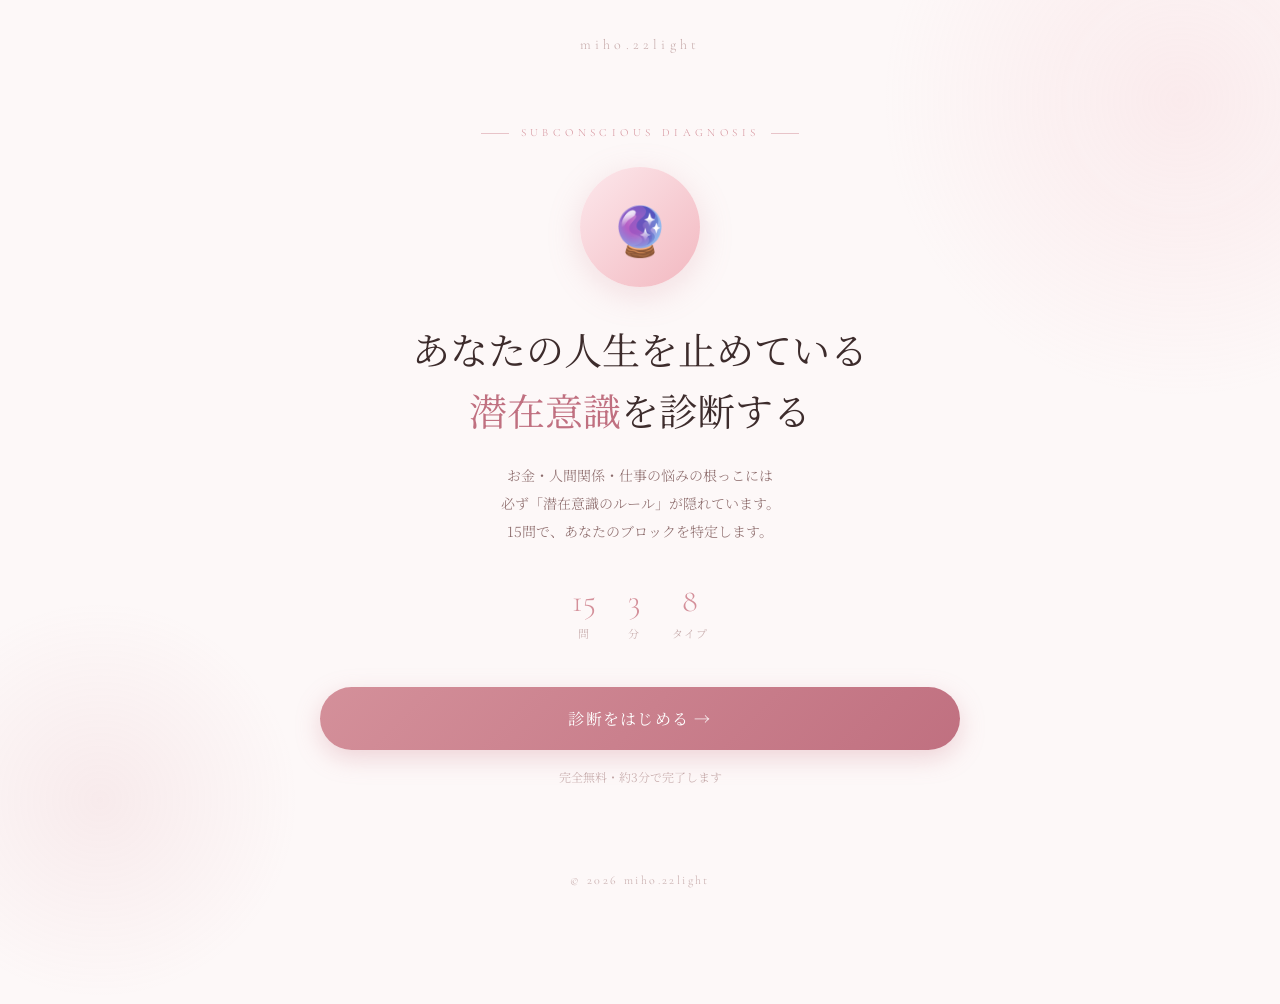
<file: shindan_1.html>
<!DOCTYPE html>
<html lang="ja">
<head>
  <meta charset="UTF-8">
  <meta name="viewport" content="width=device-width, initial-scale=1.0">
  <title>人生を止めてる潜在意識の診断｜miho.22light</title>
  <link rel="preconnect" href="https://fonts.googleapis.com">
  <link rel="preconnect" href="https://fonts.gstatic.com" crossorigin>
  <link href="https://fonts.googleapis.com/css2?family=Cormorant+Garamond:ital,wght@0,300;0,400;1,300&family=Noto+Serif+JP:wght@300;400;500&display=swap" rel="stylesheet">
  <style>
    :root {
      --pink-main: #F2B8C0;
      --pink-pale: #FDE8EC;
      --pink-dusty: #D4909A;
      --pink-deep: #C07080;
      --pink-light: #FFF0F3;
      --off-white: #FDF8F8;
      --text-main: #3D2C2C;
      --text-sub: #8C6B6B;
      --text-light: #C4A8A8;
      --white: #FFFFFF;
      --font-jp: 'Noto Serif JP', serif;
      --font-en: 'Cormorant Garamond', serif;
    }

    *, *::before, *::after { box-sizing: border-box; margin: 0; padding: 0; }
    html { scroll-behavior: smooth; }

    body {
      font-family: var(--font-jp);
      background: var(--off-white);
      color: var(--text-main);
      line-height: 1.9;
      font-weight: 300;
      min-height: 100vh;
      overflow-x: hidden;
    }

    /* ===== 背景装飾 ===== */
    body::before {
      content: '';
      position: fixed;
      top: -200px;
      right: -200px;
      width: 600px;
      height: 600px;
      background: radial-gradient(circle, rgba(242,184,192,0.2) 0%, transparent 70%);
      border-radius: 50%;
      pointer-events: none;
      z-index: 0;
    }
    body::after {
      content: '';
      position: fixed;
      bottom: -100px;
      left: -100px;
      width: 400px;
      height: 400px;
      background: radial-gradient(circle, rgba(212,144,154,0.12) 0%, transparent 70%);
      border-radius: 50%;
      pointer-events: none;
      z-index: 0;
    }

    /* ===== ページラッパー ===== */
    .page {
      position: relative;
      z-index: 1;
      max-width: 680px;
      margin: 0 auto;
      padding: 0 20px 80px;
    }

    /* ===== ヘッダー ===== */
    .site-header {
      text-align: center;
      padding: 32px 0 24px;
    }
    .site-logo {
      font-family: var(--font-en);
      font-size: 14px;
      letter-spacing: 0.3em;
      color: var(--text-light);
    }

    /* ===== スタート画面 ===== */
    #screen-start {
      animation: fadeIn 0.8s ease;
    }
    .start-hero {
      text-align: center;
      padding: 40px 0 48px;
    }
    .start-en {
      font-family: var(--font-en);
      font-size: 11px;
      letter-spacing: 0.4em;
      color: var(--pink-dusty);
      text-transform: uppercase;
      display: flex;
      align-items: center;
      justify-content: center;
      gap: 12px;
      margin-bottom: 24px;
    }
    .start-en::before, .start-en::after {
      content: '';
      display: block;
      width: 28px;
      height: 1px;
      background: var(--pink-dusty);
      opacity: 0.5;
    }
    .start-title {
      font-size: clamp(24px, 6vw, 38px);
      font-weight: 400;
      line-height: 1.6;
      color: var(--text-main);
      margin-bottom: 20px;
    }
    .start-title em {
      font-style: normal;
      color: var(--pink-deep);
    }
    .start-subtitle {
      font-size: 14px;
      color: var(--text-sub);
      line-height: 2;
      margin-bottom: 40px;
    }

    /* 装飾円 */
    .deco-circle {
      width: 120px;
      height: 120px;
      border-radius: 50%;
      background: linear-gradient(135deg, var(--pink-pale), var(--pink-main));
      margin: 0 auto 32px;
      display: flex;
      align-items: center;
      justify-content: center;
      font-size: 48px;
      box-shadow: 0 8px 32px rgba(212,144,154,0.25);
    }

    .start-info {
      display: flex;
      justify-content: center;
      gap: 32px;
      margin-bottom: 40px;
    }
    .start-info-item {
      text-align: center;
    }
    .start-info-num {
      font-family: var(--font-en);
      font-size: 32px;
      font-weight: 300;
      color: var(--pink-dusty);
      line-height: 1;
      display: block;
    }
    .start-info-label {
      font-size: 11px;
      color: var(--text-light);
      letter-spacing: 0.08em;
    }

    /* ===== ボタン ===== */
    .btn-primary {
      display: block;
      width: 100%;
      background: linear-gradient(135deg, var(--pink-dusty), var(--pink-deep));
      color: var(--white);
      padding: 20px 32px;
      border-radius: 50px;
      font-family: var(--font-jp);
      font-size: 16px;
      font-weight: 400;
      letter-spacing: 0.08em;
      border: none;
      cursor: pointer;
      transition: all 0.3s ease;
      box-shadow: 0 8px 24px rgba(212,144,154,0.35);
    }
    .btn-primary:hover {
      transform: translateY(-2px);
      box-shadow: 0 12px 32px rgba(192,112,128,0.4);
    }
    .btn-secondary {
      display: block;
      width: 100%;
      background: var(--white);
      color: var(--pink-dusty);
      padding: 16px 32px;
      border-radius: 50px;
      font-size: 15px;
      font-weight: 400;
      border: 1.5px solid var(--pink-dusty);
      cursor: pointer;
      transition: all 0.3s ease;
      margin-top: 12px;
    }
    .btn-secondary:hover {
      background: var(--pink-pale);
    }

    /* ===== 質問画面 ===== */
    #screen-quiz { display: none; }

    .progress-wrap {
      margin-bottom: 32px;
    }
    .progress-label {
      display: flex;
      justify-content: space-between;
      font-size: 12px;
      color: var(--text-light);
      margin-bottom: 8px;
      letter-spacing: 0.05em;
    }
    .progress-bar {
      height: 4px;
      background: rgba(212,144,154,0.2);
      border-radius: 2px;
      overflow: hidden;
    }
    .progress-fill {
      height: 100%;
      background: linear-gradient(90deg, var(--pink-dusty), var(--pink-deep));
      border-radius: 2px;
      transition: width 0.4s ease;
    }

    .question-card {
      background: var(--white);
      border-radius: 24px;
      padding: 36px 32px;
      box-shadow: 0 4px 24px rgba(212,144,154,0.1);
      border: 1px solid rgba(242,184,192,0.3);
      margin-bottom: 24px;
      animation: slideUp 0.4s ease;
    }
    .question-category {
      font-family: var(--font-en);
      font-size: 11px;
      letter-spacing: 0.3em;
      color: var(--pink-dusty);
      text-transform: uppercase;
      margin-bottom: 16px;
    }
    .question-number {
      font-family: var(--font-en);
      font-size: 48px;
      font-weight: 300;
      color: rgba(212,144,154,0.2);
      line-height: 1;
      margin-bottom: 12px;
    }
    .question-text {
      font-size: 18px;
      font-weight: 400;
      line-height: 1.8;
      color: var(--text-main);
    }

    .answers {
      display: grid;
      gap: 12px;
    }
    .answer-btn {
      display: flex;
      align-items: center;
      gap: 16px;
      padding: 18px 24px;
      background: var(--off-white);
      border: 1.5px solid rgba(242,184,192,0.3);
      border-radius: 16px;
      cursor: pointer;
      transition: all 0.2s ease;
      text-align: left;
      font-family: var(--font-jp);
      font-size: 15px;
      color: var(--text-main);
      font-weight: 300;
    }
    .answer-btn:hover {
      background: var(--pink-pale);
      border-color: var(--pink-dusty);
      transform: translateX(4px);
    }
    .answer-btn.selected {
      background: linear-gradient(135deg, var(--pink-pale), #fce4e9);
      border-color: var(--pink-dusty);
      color: var(--text-main);
    }
    .answer-dot {
      width: 20px;
      height: 20px;
      min-width: 20px;
      border-radius: 50%;
      border: 1.5px solid var(--pink-dusty);
      display: flex;
      align-items: center;
      justify-content: center;
      transition: all 0.2s;
    }
    .answer-btn.selected .answer-dot {
      background: var(--pink-dusty);
    }
    .answer-btn.selected .answer-dot::after {
      content: '';
      width: 8px;
      height: 8px;
      border-radius: 50%;
      background: white;
    }
    .answer-score {
      margin-left: auto;
      font-family: var(--font-en);
      font-size: 18px;
      color: var(--pink-dusty);
      opacity: 0;
      transition: opacity 0.2s;
    }
    .answer-btn.selected .answer-score { opacity: 1; }

    .nav-btns {
      display: flex;
      gap: 12px;
      margin-top: 8px;
    }
    .btn-prev {
      flex: 0 0 auto;
      padding: 16px 24px;
      background: var(--white);
      border: 1.5px solid rgba(212,144,154,0.3);
      border-radius: 50px;
      color: var(--text-light);
      cursor: pointer;
      font-size: 14px;
      transition: all 0.2s;
    }
    .btn-prev:hover { border-color: var(--pink-dusty); color: var(--pink-dusty); }
    .btn-next {
      flex: 1;
      padding: 18px 32px;
      background: linear-gradient(135deg, var(--pink-dusty), var(--pink-deep));
      border: none;
      border-radius: 50px;
      color: white;
      cursor: pointer;
      font-size: 16px;
      font-family: var(--font-jp);
      font-weight: 400;
      transition: all 0.3s;
      box-shadow: 0 6px 20px rgba(212,144,154,0.3);
      opacity: 0.4;
      pointer-events: none;
    }
    .btn-next.active {
      opacity: 1;
      pointer-events: all;
    }
    .btn-next.active:hover {
      transform: translateY(-2px);
      box-shadow: 0 10px 28px rgba(192,112,128,0.4);
    }

    /* ===== 計算中画面 ===== */
    #screen-loading {
      display: none;
      text-align: center;
      padding: 80px 20px;
      animation: fadeIn 0.5s ease;
    }
    .loading-circle {
      width: 80px;
      height: 80px;
      border-radius: 50%;
      border: 3px solid var(--pink-pale);
      border-top-color: var(--pink-dusty);
      animation: spin 1s linear infinite;
      margin: 0 auto 32px;
    }
    .loading-text {
      font-size: 15px;
      color: var(--text-sub);
      line-height: 2;
    }

    /* ===== 結果画面 ===== */
    #screen-result {
      display: none;
      animation: fadeIn 0.8s ease;
    }

    .result-header {
      text-align: center;
      padding: 40px 0 32px;
    }
    .result-type-badge {
      display: inline-block;
      background: linear-gradient(135deg, var(--pink-dusty), var(--pink-deep));
      color: white;
      font-size: 13px;
      padding: 8px 24px;
      border-radius: 50px;
      letter-spacing: 0.1em;
      margin-bottom: 24px;
    }
    .result-emoji {
      font-size: 64px;
      margin-bottom: 16px;
      display: block;
    }
    .result-type-name {
      font-size: clamp(22px, 5vw, 32px);
      font-weight: 400;
      color: var(--text-main);
      margin-bottom: 8px;
      line-height: 1.5;
    }
    .result-belief {
      font-size: 14px;
      color: var(--pink-deep);
      font-style: italic;
      margin-bottom: 8px;
    }

    /* サブタイプ */
    .sub-type-box {
      background: var(--white);
      border: 1px solid rgba(242,184,192,0.4);
      border-radius: 16px;
      padding: 16px 20px;
      margin-bottom: 24px;
      display: flex;
      align-items: center;
      gap: 12px;
    }
    .sub-label {
      font-size: 11px;
      color: var(--text-light);
      letter-spacing: 0.1em;
      white-space: nowrap;
    }
    .sub-name {
      font-size: 14px;
      color: var(--text-sub);
    }

    /* スコアバー */
    .score-section {
      background: var(--white);
      border-radius: 20px;
      padding: 28px 24px;
      margin-bottom: 24px;
      border: 1px solid rgba(242,184,192,0.3);
    }
    .score-title {
      font-size: 13px;
      color: var(--text-light);
      letter-spacing: 0.1em;
      margin-bottom: 20px;
      text-align: center;
    }
    .score-row {
      display: flex;
      align-items: center;
      gap: 12px;
      margin-bottom: 14px;
    }
    .score-label {
      font-size: 12px;
      color: var(--text-sub);
      min-width: 80px;
    }
    .score-bar-wrap {
      flex: 1;
      height: 8px;
      background: var(--pink-pale);
      border-radius: 4px;
      overflow: hidden;
    }
    .score-bar-fill {
      height: 100%;
      background: linear-gradient(90deg, var(--pink-dusty), var(--pink-deep));
      border-radius: 4px;
      transition: width 1s ease 0.3s;
    }
    .score-num {
      font-family: var(--font-en);
      font-size: 14px;
      color: var(--pink-dusty);
      min-width: 28px;
      text-align: right;
    }

    /* 深さチェック */
    .depth-badge {
      display: inline-flex;
      align-items: center;
      gap: 8px;
      padding: 8px 20px;
      border-radius: 50px;
      font-size: 13px;
      margin-bottom: 24px;
    }
    .depth-0 { background: #f0f0f0; color: #999; }
    .depth-1 { background: #fff3e0; color: #e0933a; }
    .depth-2 { background: #fde8ec; color: var(--pink-deep); }
    .depth-3 { background: linear-gradient(135deg, #fde8ec, #f9d0d8); color: var(--pink-deep); font-weight: 500; }

    /* 結果カード */
    .result-card {
      background: var(--white);
      border-radius: 20px;
      padding: 28px 24px;
      margin-bottom: 16px;
      border: 1px solid rgba(242,184,192,0.3);
    }
    .result-card-title {
      font-size: 13px;
      letter-spacing: 0.1em;
      color: var(--pink-dusty);
      margin-bottom: 12px;
      display: flex;
      align-items: center;
      gap: 8px;
    }
    .result-card-title::before {
      content: '';
      display: block;
      width: 16px;
      height: 1px;
      background: var(--pink-dusty);
    }
    .result-card-body {
      font-size: 15px;
      color: var(--text-main);
      line-height: 2;
    }
    .result-card-body strong {
      color: var(--pink-deep);
      font-weight: 500;
    }

    /* 警告カード */
    .warning-card {
      background: linear-gradient(135deg, #fff0f3, #fde8ec);
      border-radius: 20px;
      padding: 28px 24px;
      margin-bottom: 16px;
      border-left: 3px solid var(--pink-deep);
    }
    .warning-list {
      list-style: none;
      padding: 0;
    }
    .warning-list li {
      font-size: 14px;
      color: var(--text-main);
      padding: 6px 0;
      display: flex;
      align-items: flex-start;
      gap: 10px;
    }
    .warning-list li::before {
      content: '→';
      color: var(--pink-dusty);
      font-size: 14px;
      margin-top: 2px;
    }

    /* 行動カード */
    .action-card {
      background: linear-gradient(135deg, var(--pink-pale), #fce4e9);
      border-radius: 20px;
      padding: 28px 24px;
      margin-bottom: 24px;
    }
    .action-text {
      font-size: 15px;
      color: var(--text-main);
      line-height: 2;
    }

    /* CTAセクション */
    .cta-section {
      background: linear-gradient(135deg, #3D2C2C, #5a3f3f);
      border-radius: 24px;
      padding: 40px 28px;
      text-align: center;
      margin-bottom: 32px;
      position: relative;
      overflow: hidden;
    }
    .cta-section::before {
      content: '';
      position: absolute;
      top: -40px;
      right: -40px;
      width: 150px;
      height: 150px;
      background: radial-gradient(circle, rgba(242,184,192,0.15) 0%, transparent 70%);
      border-radius: 50%;
    }
    .cta-label {
      font-family: var(--font-en);
      font-size: 11px;
      letter-spacing: 0.3em;
      color: var(--pink-main);
      opacity: 0.7;
      margin-bottom: 16px;
    }
    .cta-title {
      font-size: 18px;
      font-weight: 400;
      color: white;
      line-height: 1.8;
      margin-bottom: 12px;
    }
    .cta-sub {
      font-size: 13px;
      color: rgba(255,255,255,0.6);
      line-height: 1.8;
      margin-bottom: 28px;
    }
    .btn-cta {
      display: block;
      width: 100%;
      background: linear-gradient(135deg, var(--pink-dusty), var(--pink-deep));
      color: white;
      padding: 20px 32px;
      border-radius: 50px;
      font-size: 16px;
      font-weight: 400;
      border: none;
      cursor: pointer;
      transition: all 0.3s;
      box-shadow: 0 8px 24px rgba(0,0,0,0.2);
      text-decoration: none;
      letter-spacing: 0.05em;
    }
    .btn-cta:hover {
      transform: translateY(-2px);
      box-shadow: 0 12px 32px rgba(0,0,0,0.3);
    }
    .btn-line {
      display: block;
      width: 100%;
      background: #06C755;
      color: white;
      padding: 18px 32px;
      border-radius: 50px;
      font-size: 15px;
      font-weight: 400;
      border: none;
      cursor: pointer;
      transition: all 0.3s;
      margin-top: 12px;
      text-decoration: none;
      letter-spacing: 0.05em;
    }
    .btn-line:hover { background: #05b84d; transform: translateY(-1px); }

    .retry-btn {
      display: block;
      text-align: center;
      font-size: 13px;
      color: var(--text-light);
      cursor: pointer;
      padding: 16px;
      transition: color 0.2s;
    }
    .retry-btn:hover { color: var(--pink-dusty); }

    /* ===== アニメーション ===== */
    @keyframes fadeIn {
      from { opacity: 0; }
      to { opacity: 1; }
    }
    @keyframes slideUp {
      from { opacity: 0; transform: translateY(16px); }
      to { opacity: 1; transform: translateY(0); }
    }
    @keyframes spin {
      to { transform: rotate(360deg); }
    }

    /* ===== フッター ===== */
    .footer {
      text-align: center;
      padding: 32px 0;
      font-family: var(--font-en);
      font-size: 12px;
      letter-spacing: 0.2em;
      color: var(--text-light);
    }
  </style>
</head>
<body>

<div class="page">
  <header class="site-header">
    <div class="site-logo">miho.22light</div>
  </header>

  <!-- ===== スタート画面 ===== -->
  <div id="screen-start">
    <div class="start-hero">
      <div class="start-en">Subconscious Diagnosis</div>
      <div class="deco-circle">🔮</div>
      <h1 class="start-title">
        あなたの人生を止めている<br>
        <em>潜在意識</em>を診断する
      </h1>
      <p class="start-subtitle">
        お金・人間関係・仕事の悩みの根っこには<br>
        必ず「潜在意識のルール」が隠れています。<br>
        15問で、あなたのブロックを特定します。
      </p>
      <div class="start-info">
        <div class="start-info-item">
          <span class="start-info-num">15</span>
          <span class="start-info-label">問</span>
        </div>
        <div class="start-info-item">
          <span class="start-info-num">3</span>
          <span class="start-info-label">分</span>
        </div>
        <div class="start-info-item">
          <span class="start-info-num">8</span>
          <span class="start-info-label">タイプ</span>
        </div>
      </div>
      <button class="btn-primary" onclick="startQuiz()">診断をはじめる →</button>
      <p style="font-size:12px;color:var(--text-light);margin-top:16px;text-align:center;">完全無料・約3分で完了します</p>
    </div>
  </div>

  <!-- ===== 質問画面 ===== -->
  <div id="screen-quiz">
    <div class="progress-wrap">
      <div class="progress-label">
        <span id="progress-text">Question 1 / 15</span>
        <span id="progress-pct">0%</span>
      </div>
      <div class="progress-bar">
        <div class="progress-fill" id="progress-fill" style="width:0%"></div>
      </div>
    </div>

    <div class="question-card">
      <div class="question-category" id="q-category"></div>
      <div class="question-number" id="q-number">01</div>
      <div class="question-text" id="q-text"></div>
    </div>

    <div class="answers" id="answers-wrap"></div>

    <div class="nav-btns">
      <button class="btn-prev" id="btn-prev" onclick="prevQuestion()">← 戻る</button>
      <button class="btn-next" id="btn-next" onclick="nextQuestion()">次へ →</button>
    </div>
  </div>

  <!-- ===== 計算中 ===== -->
  <div id="screen-loading">
    <div class="loading-circle"></div>
    <p class="loading-text">
      あなたの回答を分析しています…<br>
      潜在意識のパターンを特定中
    </p>
  </div>

  <!-- ===== 結果画面 ===== -->
  <div id="screen-result">
    <div class="result-header">
      <div class="result-type-badge">診断結果</div>
      <div class="result-emoji" id="result-emoji"></div>
      <h2 class="result-type-name" id="result-type-name"></h2>
      <p class="result-belief" id="result-belief"></p>
    </div>

    <div class="sub-type-box" id="sub-type-box">
      <span class="sub-label">サブタイプ</span>
      <span class="sub-name" id="sub-type-name"></span>
    </div>

    <div style="text-align:center;margin-bottom:20px;">
      <span class="depth-badge" id="depth-badge"></span>
    </div>

    <div class="score-section">
      <div class="score-title">タイプ別スコア</div>
      <div id="score-bars"></div>
    </div>

    <div class="result-card">
      <div class="result-card-title">あなたの潜在意識</div>
      <div class="result-card-body" id="result-description"></div>
    </div>

    <div class="result-card">
      <div class="result-card-title">よく現れるパターン</div>
      <div class="result-card-body" id="result-patterns"></div>
    </div>

    <div class="warning-card">
      <div class="result-card-title" style="color:var(--pink-deep);">このままだと起こること</div>
      <ul class="warning-list" id="result-warnings"></ul>
    </div>

    <div class="result-card">
      <div class="result-card-title">本来のあなた</div>
      <div class="result-card-body" id="result-true-self"></div>
    </div>

    <div class="action-card">
      <div class="result-card-title" style="color:var(--pink-deep);">最初の一歩</div>
      <div class="action-text" id="result-action"></div>
    </div>

    <div class="cta-section">
      <div class="cta-label">Next Step</div>
      <p class="cta-title">
        あなたのブロックは、<br>1人では外しにくい構造です。
      </p>
      <p class="cta-sub">
        より深く知りたい方へ。<br>
        無料30分セッションで、<br>あなたの本質から一緒に見ていきます。
      </p>
      <a href="https://miho22light.vercel.app/#offer" class="btn-cta">無料セッションを予約する →</a>
      <a href="https://lin.ee/XXXXXXX" class="btn-line">💬 公式LINEに戻る</a>
    </div>

    <span class="retry-btn" onclick="retryQuiz()">↺ もう一度診断する</span>
  </div>

  <footer class="footer">© 2026 miho.22light</footer>
</div>

<script>
  // ===== 質問データ =====
  const questions = [
    { type: 0, category: '我慢・自己犠牲', text: '頼まれると断れず引き受けてしまう' },
    { type: 0, category: '我慢・自己犠牲', text: '本音を言うより空気を優先することが多い' },
    { type: 1, category: '承認依存', text: '人にどう思われているか気になることが多い' },
    { type: 1, category: '承認依存', text: '認められないと不安やモヤモヤを感じる' },
    { type: 2, category: '完璧主義', text: 'ちゃんと準備できないと行動できない' },
    { type: 2, category: '完璧主義', text: 'ミスや失敗を強く引きずる' },
    { type: 3, category: 'コントロール執着', text: '先の予定や流れが見えないと不安になる' },
    { type: 3, category: 'コントロール執着', text: '人に任せるより自分でやった方が安心する' },
    { type: 4, category: '被害者意識', text: '環境やタイミングのせいでうまくいかないと感じることがある' },
    { type: 4, category: '被害者意識', text: '「どうせ私なんて」と思う瞬間がある' },
    { type: 5, category: '愛情不足', text: '一人でいると寂しさや不安を感じやすい' },
    { type: 5, category: '愛情不足', text: '相手の反応ひとつで気持ちが大きく揺れる' },
    { type: 6, category: '自己否定', text: '自分に自信がなく、ダメ出ししてしまうことが多い' },
    { type: 6, category: '自己否定', text: '褒められても素直に受け取れない' },
    { type: 7, category: '自由ブロック', text: '本当はやりたいことがあるのに動けない感覚がある' },
  ];

  const answers = [
    { label: 'はい', score: 3 },
    { label: 'どちらかというと はい', score: 2 },
    { label: 'どちらかというと いいえ', score: 1 },
    { label: 'いいえ', score: 0 },
  ];

  // ===== タイプデータ =====
  const types = [
    {
      name: '我慢・自己犠牲タイプ',
      emoji: '🌸',
      belief: '「我慢することで人間関係を守ってきた人」',
      description: 'あなたは本音を抑えることでバランスを取る力があり、周りからは"いい人"と思われやすい傾向があります。<br><br>でも心の奥では、<strong>「本音を出したら嫌われる」</strong>という深い恐怖を抱えています。',
      patterns: '・頼まれると断れず引き受けてしまう<br>・自分より他人の気持ちを優先する<br>・疲れているのに「大丈夫」と言ってしまう<br>・NOを言った後に罪悪感がある',
      warnings: ['ストレスが蓄積し、気づいたら燃え尽きてしまう', 'やりたいことが分からなくなっていく', '人に振り回される人生が続く'],
      trueSelf: '本音を出した方が、むしろ人間関係は深くなり、人生は軽くなるタイプです。あなたの本音は、誰かを傷つけない。',
      action: '👉 「小さなNOを言う練習」\n今日、一度だけ「今はちょっと難しいです」と伝えてみてください。',
    },
    {
      name: '承認依存タイプ',
      emoji: '⭐',
      belief: '「認められないと価値がない」という思い込み',
      description: 'あなたは外からの評価を基準に自分の価値を決めてきました。<strong>「自分で自分を認められない」</strong>という根っこのブロックがあります。<br><br>SNSの反応や人の言葉に一喜一憂してしまいがちです。',
      patterns: '・SNSのいいね数や反応が気になる<br>・褒められると過剰に喜び、批判されると落ち込む<br>・人の評価で自分の価値が変わる感覚がある<br>・承認されるために無理をしてしまう',
      warnings: ['自分軸が育たず、他人に振り回され続ける', 'いつまでも「足りない」感覚が続く', '本当にやりたいことではなく、評価されることを選んでしまう'],
      trueSelf: 'あなたの価値は、誰かに認められる前からそこにあります。自分を認める練習が、人生を変えるカギです。',
      action: '👉 「一日一つ、自分を認める言葉を言う」\n「今日も頑張った」「それでいい」小さな言葉でOKです。',
    },
    {
      name: '完璧主義タイプ',
      emoji: '💎',
      belief: '「完璧じゃないとダメ」という思い込み',
      description: 'あなたは高い基準を持ち、丁寧に物事を進める力があります。でもその裏には<strong>「失敗＝価値がなくなる恐怖」</strong>が隠れています。<br><br>準備が整わないと動けない、完成しないうちに諦めてしまうパターンがあります。',
      patterns: '・完璧に準備できないと行動できない<br>・ミスを引きずり、何度も思い出してしまう<br>・完成形をイメージしすぎて動けなくなる<br>・自分に厳しく、他人にも無意識に厳しくなる',
      warnings: ['行動が遅れ続け、機会を逃す', '「いつかやる」が永遠に続く', '自分を責め続け、自己肯定感が下がっていく'],
      trueSelf: '完璧じゃなくても、動き出した自分には価値があります。「60点でGO」が、人生を前に進めるコツです。',
      action: '👉 「完成度60%で公開・提出する練習」\n今日、完璧でないまま一つ動いてみてください。',
    },
    {
      name: 'コントロール執着タイプ',
      emoji: '🌀',
      belief: '「全て自分で管理しないと不安」という思い込み',
      description: 'あなたは責任感が強く、しっかりものとして頼りにされてきた面があります。でも心の奥では<strong>「安心を外に求めている」</strong>状態が続いています。<br><br>予定外のことや人に任せることへの強い不安があります。',
      patterns: '・予定や計画が変わるとパニックになりやすい<br>・人に任せると心配で確認してしまう<br>・常に「次どうなるか」を考えている<br>・リラックスするのが難しい',
      warnings: ['孤独感と疲弊感が続く', '人間関係がうまくいかなくなる', '自分が全部やらないといけないという重さが続く'],
      trueSelf: '手放すことが、実は安心への近道です。あなたが全部やらなくても、世界は回ります。',
      action: '👉 「一つだけ誰かに任せる」\n今週、一つだけ人に頼んで、結果をそのまま受け取ってみてください。',
    },
    {
      name: '被害者意識タイプ',
      emoji: '☁️',
      belief: '「どうせうまくいかない」という思い込み',
      description: 'あなたは過去に何度も傷ついた経験から、<strong>「どうせ無理」という刷り込み</strong>が深く入っています。<br><br>環境や他人のせいにすることで、自分を守ってきた面があります。',
      patterns: '・うまくいかないと環境や他人のせいにしがち<br>・「どうせ私なんか」が心の中に浮かぶ<br>・新しいことへの挑戦に強い抵抗がある<br>・自信を持つことが難しい',
      warnings: ['現状を変えられないまま時間が過ぎる', '自分を主人公として生きられない', '不満は続くが動けないジレンマが深まる'],
      trueSelf: 'あなたの過去は、あなたの未来を決めない。気づいた今この瞬間から、物語を書き換えることができます。',
      action: '👉 「今日できた小さなことを一つ書き留める」\nどんな小さなことでもOK。「できた自分」の記録が自信を育てます。',
    },
    {
      name: '愛情不足タイプ',
      emoji: '💗',
      belief: '「私は愛されない」という思い込み',
      description: 'あなたは深く人と繋がりたいという強い気持ちを持っています。でも心の奥には<strong>「無条件の愛を受け取った記憶が少ない」</strong>という傷があります。<br><br>誰かの反応に敏感で、一人でいることへの不安が強い傾向があります。',
      patterns: '・一人でいると強い不安や寂しさがある<br>・相手の言葉や態度に過剰に反応してしまう<br>・愛情を確認したくて試し行動をしてしまう<br>・依存しやすい関係性になりがち',
      warnings: ['不健全な関係に居続けてしまう', '自分の感情に振り回される日々が続く', '本当に大切な人を遠ざけてしまう'],
      trueSelf: 'あなたはすでに愛される存在です。まず自分自身を愛する練習が、外の愛情を受け取る器を育てます。',
      action: '👉 「自分に「よくやってるね」と声をかける」\n毎日寝る前に、自分をひとなでするような言葉をかけてみてください。',
    },
    {
      name: '自己否定タイプ',
      emoji: '🌿',
      belief: '「私はダメな人間」という思い込み',
      description: 'あなたは自分に厳しく、常に「もっとできるはず」と自分を追い続けてきました。<strong>「存在価値の否定」</strong>という深いところにブロックがあります。<br><br>褒められても素直に受け取れず、自分責めが癖になっています。',
      patterns: '・常に自分のダメな部分が目につく<br>・褒められると「お世辞だ」と思ってしまう<br>・比べては「自分は劣っている」と感じる<br>・自分の意見に自信が持てない',
      warnings: ['自己肯定感がどんどん下がっていく', 'チャンスが来ても「私には無理」と諦めてしまう', 'エネルギーが自分責めで消耗し続ける'],
      trueSelf: 'あなたの存在そのものに価値があります。何かを達成しなくても、今のあなたで十分すぎるくらいです。',
      action: '👉 「今日の自分に点数をつけない」\n評価なしで、ただ「今日も存在した」を認めてみてください。',
    },
    {
      name: '自由ブロックタイプ',
      emoji: '🦋',
      belief: '「自由に生きたら危険」という思い込み',
      description: 'あなたの心の奥には、本当はやりたいことや、なりたい自分が眠っています。でも<strong>「自由＝不安・危険」という刷り込み</strong>が、一歩踏み出すことを止めています。<br><br>周りの目や常識の枠の中で生きることが「安全」だと感じてきました。',
      patterns: '・やりたいことはあるが動けない感覚がある<br>・「こんな私がやっていいのか」という遠慮がある<br>・自分らしく生きることへの罪悪感がある<br>・変化への強い抵抗がある',
      warnings: ['本当に望む人生を生きられないまま時間が過ぎる', '「いつかやる」が永遠に続く', 'ずっと「満たされない感覚」が残る'],
      trueSelf: 'あなたが望む人生を生きることは、わがままじゃない。それが、あなたの本来の姿です。',
      action: '👉 「やりたいことをノートに書き出す」\n人に見せなくていい。ただ「私はこれがやりたい」を言葉にしてみてください。',
    },
  ];

  // ===== 状態 =====
  let currentQ = 0;
  let userAnswers = new Array(15).fill(null);
  let scores = new Array(8).fill(0);

  // ===== スタート =====
  function startQuiz() {
    document.getElementById('screen-start').style.display = 'none';
    document.getElementById('screen-quiz').style.display = 'block';
    currentQ = 0;
    userAnswers = new Array(15).fill(null);
    scores = new Array(8).fill(0);
    renderQuestion();
  }

  // ===== 質問レンダリング =====
  function renderQuestion() {
    const q = questions[currentQ];
    document.getElementById('q-category').textContent = q.category;
    document.getElementById('q-number').textContent = String(currentQ + 1).padStart(2, '0');
    document.getElementById('q-text').textContent = q.text;

    const pct = Math.round((currentQ / 15) * 100);
    document.getElementById('progress-text').textContent = `Question ${currentQ + 1} / 15`;
    document.getElementById('progress-pct').textContent = pct + '%';
    document.getElementById('progress-fill').style.width = pct + '%';

    const wrap = document.getElementById('answers-wrap');
    wrap.innerHTML = '';
    answers.forEach((a, i) => {
      const btn = document.createElement('button');
      btn.className = 'answer-btn' + (userAnswers[currentQ] === i ? ' selected' : '');
      btn.innerHTML = `<div class="answer-dot"></div><span>${a.label}</span><span class="answer-score">${a.score}</span>`;
      btn.onclick = () => selectAnswer(i);
      wrap.appendChild(btn);
    });

    const nextBtn = document.getElementById('btn-next');
    if (userAnswers[currentQ] !== null) {
      nextBtn.classList.add('active');
    } else {
      nextBtn.classList.remove('active');
    }

    document.getElementById('btn-prev').style.visibility = currentQ === 0 ? 'hidden' : 'visible';
    document.getElementById('btn-next').textContent = currentQ === 14 ? '結果を見る ✦' : '次へ →';

    // カードアニメーション
    const card = document.querySelector('.question-card');
    card.style.animation = 'none';
    card.offsetHeight;
    card.style.animation = 'slideUp 0.4s ease';
  }

  function selectAnswer(idx) {
    userAnswers[currentQ] = idx;
    document.querySelectorAll('.answer-btn').forEach((btn, i) => {
      btn.classList.toggle('selected', i === idx);
    });
    document.getElementById('btn-next').classList.add('active');
  }

  function prevQuestion() {
    if (currentQ > 0) { currentQ--; renderQuestion(); }
  }

  function nextQuestion() {
    if (userAnswers[currentQ] === null) return;
    if (currentQ === 14) {
      showResult();
    } else {
      currentQ++;
      renderQuestion();
    }
  }

  // ===== 結果計算 =====
  function showResult() {
    document.getElementById('screen-quiz').style.display = 'none';
    document.getElementById('screen-loading').style.display = 'block';

    setTimeout(() => {
      calcScores();
      renderResult();
      document.getElementById('screen-loading').style.display = 'none';
      document.getElementById('screen-result').style.display = 'block';
      window.scrollTo(0, 0);
    }, 2000);
  }

  function calcScores() {
    scores = new Array(8).fill(0);
    questions.forEach((q, i) => {
      if (userAnswers[i] !== null) {
        scores[q.type] += answers[userAnswers[i]].score;
      }
    });
    // 自由ブロックは単問なので最大3点→他タイプと比較するために調整
    // 他タイプが全部中〜高(avg>=3)なら自由ブロックを「本音封印タイプ」昇格
    const otherAvg = scores.slice(0, 7).reduce((a, b) => a + b, 0) / 7;
    if (otherAvg >= 3 && scores[7] >= 2) {
      scores[7] = 7; // 昇格
    }
  }

  function renderResult() {
    // メインタイプ
    const maxScore = Math.max(...scores);
    const mainIdx = scores.indexOf(maxScore);

    // サブタイプ
    const sortedIdx = scores.map((s, i) => i).sort((a, b) => scores[b] - scores[a]);
    const subIdx = sortedIdx[1];

    // 深さチェック（メインタイプのスコア）
    const mainTypeScores = questions
      .filter(q => q.type === mainIdx)
      .map((q, i) => answers[userAnswers[questions.findIndex(qq => qq === q)]].score);
    const mainTotal = scores[mainIdx];
    let depthLabel = '', depthClass = '';
    if (mainTotal <= 2) { depthLabel = '影響ほぼなし'; depthClass = 'depth-0'; }
    else if (mainTotal <= 4) { depthLabel = '軽度のブロック'; depthClass = 'depth-1'; }
    else if (mainTotal <= 6) { depthLabel = '中度のブロック（行動に影響）'; depthClass = 'depth-2'; }
    else { depthLabel = '⚠️ 強いブロック（要対処）'; depthClass = 'depth-3'; }

    // 複合型チェック
    const highCount = scores.filter(s => s >= 3).length;
    const isComplex = highCount >= 5;

    const t = types[mainIdx];

    document.getElementById('result-emoji').textContent = t.emoji;
    document.getElementById('result-type-name').textContent = isComplex ? '複合型（深い思い込み）' : t.name;
    document.getElementById('result-belief').textContent = isComplex ? '複数のブロックが重なっています' : t.belief;

    // サブタイプ
    if (!isComplex && subIdx !== mainIdx && scores[subIdx] >= 2) {
      document.getElementById('sub-type-box').style.display = 'flex';
      document.getElementById('sub-type-name').textContent = types[subIdx].emoji + ' ' + types[subIdx].name + '（サブ）';
    } else {
      document.getElementById('sub-type-box').style.display = 'none';
    }

    // 深さバッジ
    const badge = document.getElementById('depth-badge');
    badge.textContent = depthLabel;
    badge.className = 'depth-badge ' + depthClass;

    // スコアバー
    const barWrap = document.getElementById('score-bars');
    barWrap.innerHTML = '';
    const typeNames = ['我慢・自己犠牲', '承認依存', '完璧主義', 'コントロール', '被害者意識', '愛情不足', '自己否定', '自由ブロック'];
    const maxPossible = [6, 6, 6, 6, 6, 6, 6, 3];
    scores.forEach((s, i) => {
      const pct = Math.round((s / maxPossible[i]) * 100);
      barWrap.innerHTML += `
        <div class="score-row">
          <div class="score-label">${types[i].emoji} ${typeNames[i]}</div>
          <div class="score-bar-wrap">
            <div class="score-bar-fill" style="width:0%" data-pct="${pct}"></div>
          </div>
          <div class="score-num">${s}</div>
        </div>`;
    });
    // アニメーション
    setTimeout(() => {
      document.querySelectorAll('.score-bar-fill').forEach(el => {
        el.style.width = el.dataset.pct + '%';
      });
    }, 100);

    // 結果テキスト
    const content = isComplex ? types[mainIdx] : t;
    document.getElementById('result-description').innerHTML = content.description;
    document.getElementById('result-patterns').innerHTML = content.patterns;
    const warnEl = document.getElementById('result-warnings');
    warnEl.innerHTML = content.warnings.map(w => `<li>${w}</li>`).join('');
    document.getElementById('result-true-self').innerHTML = content.trueSelf;
    document.getElementById('result-action').innerHTML = content.action.replace(/\n/g, '<br>');
  }

  function retryQuiz() {
    document.getElementById('screen-result').style.display = 'none';
    document.getElementById('screen-start').style.display = 'block';
    window.scrollTo(0, 0);
  }
</script>

</body>
</html>
</file>
<file: assets/css/style.css>
/* ============================================================
   miho.22light — style.css
   SP優先 / Noto Serif JP + Cormorant Garamond
============================================================ */

/* ============================
   CSS CUSTOM PROPERTIES
============================ */
:root {
  --color-main:   #F2B8C0;
  --color-pale:   #FDE8EC;
  --color-dusty:  #D4909A;
  --color-base:   #FDF8F8;
  --color-white:  #ffffff;
  --color-text:   #3D2C2C;
  --color-sub:    #8C6B6B;

  --font-jp: 'Noto Serif JP', 'Hiragino Mincho ProN', serif;
  --font-en: 'Cormorant Garamond', Georgia, serif;

  --max-w: 1080px;
  --ease: cubic-bezier(0.16, 1, 0.3, 1);
  --ease-spring: cubic-bezier(0.34, 1.56, 0.64, 1);
}

/* ============================
   RESET
============================ */
*, *::before, *::after {
  box-sizing: border-box;
  margin: 0;
  padding: 0;
}

html {
  scroll-behavior: smooth;
}

body {
  font-family: var(--font-jp);
  font-size: 15px;
  color: var(--color-text);
  background: var(--color-base);
  line-height: 1.9;
  -webkit-font-smoothing: antialiased;
  /* ドット柄背景 */
  background-image: radial-gradient(circle, rgba(242, 184, 192, 0.13) 1px, transparent 1px);
  background-size: 26px 26px;
}

img {
  max-width: 100%;
  height: auto;
  display: block;
}

a {
  color: inherit;
  text-decoration: none;
  transition: color 0.2s;
}

ul, ol {
  list-style: none;
}

button {
  font-family: var(--font-jp);
}

/* ============================
   LAYOUT UTILITY
============================ */
.section-inner {
  width: min(var(--max-w), 100%);
  margin-inline: auto;
  padding: 72px 24px;
}

@media (min-width: 768px) {
  .section-inner {
    padding: 112px 40px;
  }
}

/* section-label：前後ライン付き */
.section-label {
  font-family: var(--font-en);
  font-size: 11px;
  letter-spacing: 0.28em;
  text-transform: uppercase;
  color: var(--color-dusty);
  text-align: center;
  margin-bottom: 14px;
  display: flex;
  align-items: center;
  justify-content: center;
  gap: 14px;
}

.section-label::before,
.section-label::after {
  content: '';
  display: block;
  width: 36px;
  height: 1px;
  background: var(--color-main);
  opacity: 0.7;
  flex-shrink: 0;
}

.section-heading {
  font-size: clamp(1.35rem, 4.5vw, 2.1rem);
  font-weight: 400;
  line-height: 1.75;
  text-align: center;
  margin-bottom: 52px;
  letter-spacing: 0.03em;
}

@media (min-width: 768px) {
  .section-heading {
    margin-bottom: 72px;
  }
}

/* ============================
   BUTTON
============================ */
.btn {
  display: inline-flex;
  align-items: center;
  justify-content: center;
  font-family: var(--font-jp);
  font-weight: 500;
  border-radius: 100px;
  cursor: pointer;
  border: none;
  letter-spacing: 0.06em;
  transition: transform 0.3s var(--ease-spring), box-shadow 0.3s var(--ease), background 0.25s;
  text-decoration: none;
  line-height: 1;
}

.btn--primary {
  background: linear-gradient(130deg, var(--color-main) 0%, var(--color-dusty) 100%);
  color: var(--color-white);
  padding: 18px 44px;
  font-size: 0.95rem;
  box-shadow: 0 8px 28px rgba(212, 144, 154, 0.38);
}

.btn--primary:hover {
  transform: translateY(-4px) scale(1.02);
  box-shadow: 0 16px 40px rgba(212, 144, 154, 0.48);
}

.btn--primary:active {
  transform: translateY(0) scale(1);
}

.btn--small {
  background: var(--color-main);
  color: var(--color-white);
  padding: 10px 22px;
  font-size: 0.78rem;
}

.btn--small:hover {
  background: var(--color-dusty);
  transform: translateY(-2px);
}

.btn--large {
  padding: 22px 60px;
  font-size: 1rem;
}

/* ============================
   FADE-IN (Scroll-driven)
============================ */
.fade-in {
  opacity: 0;
  transform: translateY(28px);
  transition: opacity 0.75s var(--ease), transform 0.75s var(--ease);
}

.fade-in.is-visible {
  opacity: 1;
  transform: translateY(0);
}

/* ============================
   FV ANIMATION (page-load)
============================ */
@keyframes fadeSlideUp {
  from { opacity: 0; transform: translateY(20px); }
  to   { opacity: 1; transform: translateY(0); }
}

.fv-slide {
  opacity: 0;
  animation: fadeSlideUp 0.8s ease forwards;
}

.fv-slide--1 { animation-delay: 0.1s; }
.fv-slide--2 { animation-delay: 0.3s; }
.fv-slide--3 { animation-delay: 0.6s; }
.fv-slide--4 { animation-delay: 0.9s; }
.fv-slide--5 { animation-delay: 1.1s; }

/* ============================
   WAVE DIVIDER
============================ */
.wave-divider {
  line-height: 0;
  overflow: hidden;
  margin-bottom: -1px;
}

.wave-divider svg {
  display: block;
  width: 100%;
  height: 56px;
}

.wave-divider--to-white   { background: var(--color-pale); }
.wave-divider--from-white { background: var(--color-white); }
.wave-divider--to-pale    { background: var(--color-base); }
.wave-divider--from-pale  { background: var(--color-pale); }

/* ============================
   HEADER
============================ */
.header {
  position: fixed;
  inset-block-start: 0;
  inset-inline: 0;
  z-index: 200;
  padding-inline: 20px;
  background: rgba(253, 248, 248, 0.88);
  backdrop-filter: blur(14px);
  -webkit-backdrop-filter: blur(14px);
  border-bottom: 1px solid rgba(242, 184, 192, 0.18);
  transition: box-shadow 0.3s;
}

.header.is-scrolled {
  box-shadow: 0 2px 24px rgba(212, 144, 154, 0.13);
}

.header__inner {
  max-width: 1200px;
  margin-inline: auto;
  height: 60px;
  display: flex;
  align-items: center;
  gap: 20px;
}

.header__logo {
  font-family: var(--font-en);
  font-size: 1.25rem;
  font-weight: 300;
  letter-spacing: 0.14em;
  white-space: nowrap;
  color: var(--color-text);
  flex-shrink: 0;
}

.header__logo:hover {
  color: var(--color-dusty);
}

.header__nav {
  display: none;
  margin-inline-start: auto;
}

.header__nav-list {
  display: flex;
  gap: 28px;
}

.header__nav-link {
  font-size: 0.83rem;
  letter-spacing: 0.04em;
  color: var(--color-sub);
  position: relative;
}

.header__nav-link::after {
  content: '';
  position: absolute;
  bottom: -3px;
  left: 0;
  width: 0;
  height: 1px;
  background: var(--color-main);
  transition: width 0.28s var(--ease);
}

.header__nav-link:hover {
  color: var(--color-text);
}

.header__nav-link:hover::after {
  width: 100%;
}

.header__cta {
  display: none;
  flex-shrink: 0;
}

/* Hamburger */
.header__hamburger {
  display: flex;
  flex-direction: column;
  justify-content: space-between;
  width: 28px;
  height: 20px;
  background: none;
  border: none;
  cursor: pointer;
  margin-inline-start: auto;
  padding: 0;
  flex-shrink: 0;
}

.header__hamburger span {
  display: block;
  width: 100%;
  height: 1.5px;
  background: var(--color-text);
  transform-origin: center;
  transition: transform 0.3s var(--ease), opacity 0.2s;
}

.header__hamburger.is-open span:nth-child(1) { transform: translateY(9.5px) rotate(45deg); }
.header__hamburger.is-open span:nth-child(2) { opacity: 0; transform: scaleX(0); }
.header__hamburger.is-open span:nth-child(3) { transform: translateY(-9.5px) rotate(-45deg); }

/* Desktop nav */
@media (min-width: 900px) {
  .header__nav   { display: block; }
  .header__cta   { display: inline-flex; }
  .header__hamburger { display: none; }
  .header__nav-list { margin-inline-start: 0; }
}

/* Mobile nav overlay */
.header__nav.is-open {
  display: flex;
  position: fixed;
  inset-block-start: 60px;
  inset-inline: 0;
  background: var(--color-base);
  flex-direction: column;
  padding: 24px;
  box-shadow: 0 12px 40px rgba(0,0,0,0.06);
  border-top: 1px solid rgba(242, 184, 192, 0.25);
}

.header__nav.is-open .header__nav-list {
  flex-direction: column;
  gap: 0;
  width: 100%;
}

.header__nav.is-open .header__nav-link {
  display: block;
  padding: 16px 0;
  font-size: 1rem;
  color: var(--color-text);
  border-bottom: 1px solid rgba(242, 184, 192, 0.22);
}

/* ============================
   FV — 2カラム全面リデザイン
============================ */

/* 花びらアニメ（FV左 + Final CTAで共用） */
@keyframes petalFloat {
  0%, 100% { transform: rotate(45deg) translateY(0); }
  50%       { transform: rotate(45deg) translateY(-10px); }
}

/* FVコンテナ */
.fv {
  display: flex;
  flex-direction: row;
  min-height: 100vh;
  padding-top: 64px;
  overflow: hidden;
  position: relative;
}

/* 左エリア：テキスト */
.fv__left {
  width: 40%;
  min-width: 0;
  background: var(--color-base);
  display: flex;
  flex-direction: column;
  justify-content: center;
  min-height: calc(100vh - 64px);
  padding: 0 60px;
  position: relative;
  z-index: 1;
  overflow: hidden;
}

/* 右エリア：背景画像
   ※ CSS内パスはこのファイル(assets/css/)基準 → ../../img/ */
.fv__right {
  width: 60%;
  min-height: 100vh;
  flex-shrink: 0;
  background-image: url('../../img/ruslansikunov-dawn-8361032_640.jpg');
  background-size: cover;
  background-position: center;
  background-repeat: no-repeat;
  position: relative;
}

/* 左端グラデーションオーバーレイ */
.fv__right::before {
  content: '';
  position: absolute;
  inset: 0;
  background: linear-gradient(
    to right,
    rgba(253,248,248,0.5) 0%,
    transparent 40%
  );
  pointer-events: none;
}

/* 英語ラベル */
.fv__en-label {
  font-family: var(--font-en);
  font-size: 12px;
  letter-spacing: 0.4em;
  text-transform: uppercase;
  color: var(--color-dusty);
  margin-bottom: 24px;
}

/* メインコピー */
.fv__heading {
  font-size: clamp(24px, 2.8vw, 46px);
  font-weight: 300;
  line-height: 1.6;
  color: var(--color-text);
  white-space: nowrap;
}

.fv__accent {
  color: #C07080;
}

/* サブコピー */
.fv__sub {
  font-size: 15px;
  color: var(--color-sub);
  line-height: 2;
  margin-top: 32px;
}

/* CTAボタン */
.fv__cta-btn {
  display: inline-block;
  align-self: flex-start;
  background: var(--color-dusty);
  color: var(--color-white);
  padding: 18px 48px;
  border-radius: 50px;
  font-family: var(--font-jp);
  font-size: 0.9rem;
  font-weight: 500;
  letter-spacing: 0.05em;
  margin-top: 40px;
  text-decoration: none;
  transition: background 0.25s, transform 0.25s var(--ease), box-shadow 0.25s;
  box-shadow: 0 6px 20px rgba(212, 144, 154, 0.3);
}

.fv__cta-btn:hover {
  background: #C07080;
  transform: translateY(-2px);
  box-shadow: 0 10px 28px rgba(192, 112, 128, 0.38);
}

/* 注記テキスト */
.fv__note {
  font-size: 12px;
  color: #C4A8A8;
  margin-top: 12px;
}

/* 花びら装飾（FV左エリア） */
.fv__petal {
  position: absolute;
  pointer-events: none;
  border-radius: 50% 0 50% 0;
}

.fv__petal--1 {
  width: 80px;
  height: 80px;
  background: var(--color-main);
  opacity: 0.1;
  bottom: 12%;
  right: -16px;
  transform: rotate(45deg);
  animation: petalFloat 6s ease-in-out infinite;
}

.fv__petal--2 {
  width: 48px;
  height: 48px;
  background: var(--color-dusty);
  opacity: 0.1;
  top: 18%;
  right: 8%;
  transform: rotate(135deg);
  animation: petalFloat 8s ease-in-out infinite 1s;
}

/* スクロールインジケーター */
.fv__scroll-indicator {
  position: absolute;
  bottom: 28px;
  left: 20%;
  transform: translateX(-50%);
  display: flex;
  flex-direction: column;
  align-items: center;
  gap: 8px;
  z-index: 2;
}

.fv__scroll-text {
  font-family: var(--font-en);
  font-size: 10px;
  letter-spacing: 0.3em;
  text-transform: uppercase;
  color: var(--color-sub);
}

.fv__scroll-line {
  display: block;
  width: 1px;
  height: 40px;
  background: linear-gradient(to bottom, var(--color-dusty), transparent);
  animation: scrollPulse 2.2s ease-in-out infinite;
}

@keyframes scrollPulse {
  0%   { transform: scaleY(0); transform-origin: top; opacity: 1; }
  49%  { transform: scaleY(1); transform-origin: top; opacity: 1; }
  50%  { transform: scaleY(1); transform-origin: bottom; opacity: 1; }
  100% { transform: scaleY(0); transform-origin: bottom; opacity: 0; }
}

/* SP レスポンシブ（768px以下） */
@media (max-width: 768px) {
  .fv {
    flex-direction: column;
    height: auto;
  }

  .fv__right {
    width: 100%;
    height: 55vw;
    order: -1;
  }

  .fv__overlay {
    display: none;
  }

  .fv__left {
    width: 100%;
    padding: 40px 20px;
    padding-top: calc(64px + 40px);
    min-height: auto;
  }

  .fv__heading {
    white-space: normal;
  }

  .fv__cta-btn {
    align-self: stretch;
    text-align: center;
  }

  .fv__scroll-indicator {
    display: none;
  }
}

/* ============================
   PROBLEM
============================ */
.problem {
  background: var(--color-white);
}

.checklist {
  display: grid;
  grid-template-columns: 1fr 1fr;
  gap: 16px;
  max-width: 860px;
  margin: 48px auto;
  text-align: left;
  list-style: none;
  padding: 0;
}

.checklist-item {
  display: flex;
  align-items: flex-start;
  gap: 12px;
  padding: 20px 24px;
  background: #FDE8EC;
  border-radius: 14px;
  font-size: 14px;
  line-height: 1.7;
  color: #3D2C2C;
}

.checklist-item::before {
  content: '✓';
  flex-shrink: 0;
  width: 22px;
  height: 22px;
  background: var(--color-main);
  border-radius: 50%;
  display: flex;
  align-items: center;
  justify-content: center;
  font-size: 11px;
  color: #fff;
  margin-top: 1px;
}

.problem__close {
  max-width: 560px;
  margin-inline: auto;
  text-align: center;
  font-size: 1rem;
  line-height: 2.1;
  background: var(--color-pale);
  border-radius: 14px;
  padding: 32px 28px;
  color: var(--color-text);
}

@media (max-width: 768px) {
  .checklist {
    grid-template-columns: 1fr;
  }
}

/* ============================
   STORY
============================ */
.story {
  background: var(--color-base);
}

.story__body {
  display: flex;
  flex-direction: column-reverse;
  gap: 48px;
}

@media (min-width: 900px) {
  .story__body {
    flex-direction: row;
    align-items: flex-start;
    gap: 80px;
  }
}

.story__text {
  flex: 1;
}

.story__text p {
  font-size: 0.92rem;
  line-height: 2.15;
  margin-bottom: 22px;
  color: var(--color-text);
}

.story__text p:last-child {
  margin-bottom: 0;
}

/* ▼ pinkハイライトボックス（左border 3px #D4909A） */
.story__em {
  font-size: 1.05rem !important;
  font-weight: 500;
  color: var(--color-dusty) !important;
  border-left: 3px solid var(--color-dusty);
  background: rgba(253, 232, 236, 0.45);
  border-radius: 0 10px 10px 0;
  padding: 18px 20px !important;
  margin-top: 28px !important;
  margin-bottom: 28px !important;
  line-height: 1.85 !important;
}

.story__profile {
  flex-shrink: 0;
  width: min(300px, 100%);
  margin-inline: auto;
}

@media (min-width: 900px) {
  .story__profile {
    width: 280px;
    margin-inline: 0;
  }
}

.story__img-wrap {
  border-radius: 16px;
  overflow: hidden;
  margin-bottom: 22px;
  box-shadow: 0 16px 52px rgba(212, 144, 154, 0.22);
}

.story__img {
  width: 100%;
  aspect-ratio: 6/7;
  object-fit: cover;
  object-position: top center;
}

.story__name-en {
  font-family: var(--font-en);
  font-size: 11px;
  letter-spacing: 0.2em;
  color: var(--color-dusty);
  margin-bottom: 4px;
}

.story__name {
  font-size: 1.15rem;
  font-weight: 500;
  color: var(--color-text);
  margin-bottom: 4px;
  letter-spacing: 0.05em;
}

.story__title {
  font-size: 0.78rem;
  color: var(--color-sub);
  margin-bottom: 14px;
  letter-spacing: 0.04em;
  line-height: 1.6;
}

.story__desc {
  font-size: 0.83rem;
  line-height: 1.95;
  color: var(--color-sub);
}

/* ============================
   SOLUTION
============================ */
.solution {
  background: var(--color-pale);
}

.solution__grid {
  display: grid;
  grid-template-columns: 1fr;
  gap: 20px;
}

@media (min-width: 640px) {
  .solution__grid {
    grid-template-columns: repeat(3, 1fr);
    gap: 28px;
  }
}

.solution__card {
  background: var(--color-white);
  border-radius: 18px;
  padding: 44px 28px 40px;
  text-align: center;
  box-shadow: 0 6px 28px rgba(212, 144, 154, 0.1);
  transition: transform 0.35s var(--ease-spring), box-shadow 0.35s var(--ease);
}

.solution__card:hover {
  transform: translateY(-8px) scale(1.02);
  box-shadow: 0 20px 52px rgba(212, 144, 154, 0.22);
}

.solution__card-num {
  font-family: var(--font-en);
  font-size: 2.8rem;
  font-weight: 300;
  color: var(--color-main);
  line-height: 1;
  margin-bottom: 16px;
}

.solution__card-title {
  font-size: 0.97rem;
  font-weight: 500;
  color: var(--color-text);
  margin-bottom: 14px;
  line-height: 1.6;
  letter-spacing: 0.02em;
}

.solution__card-text {
  font-size: 0.85rem;
  color: var(--color-sub);
  line-height: 1.95;
}

/* ============================
   BENEFIT
============================ */
.benefit {
  background: var(--color-white);
}

.benefit__table-wrap {
  overflow-x: auto;
  -webkit-overflow-scrolling: touch;
  border-radius: 18px;
  box-shadow: 0 8px 40px rgba(212, 144, 154, 0.13);
}

.benefit__table {
  width: 100%;
  border-collapse: collapse;
  min-width: 480px;
}

.benefit__th {
  padding: 20px 28px;
  font-size: 0.92rem;
  font-weight: 500;
  letter-spacing: 0.1em;
}

.benefit__th--before {
  background: rgba(140, 107, 107, 0.07);
  color: var(--color-sub);
  width: 50%;
}

.benefit__th--after {
  background: linear-gradient(130deg, var(--color-main), var(--color-dusty));
  color: var(--color-white);
  width: 50%;
}

.benefit__td {
  padding: 18px 28px;
  font-size: 0.88rem;
  line-height: 1.75;
  border-bottom: 1px solid rgba(242, 184, 192, 0.22);
}

.benefit__td--before {
  background: rgba(253, 248, 248, 0.8);
  color: var(--color-sub);
}

.benefit__td--before::before {
  content: '— ';
  color: rgba(212, 144, 154, 0.5);
}

.benefit__td--after {
  background: rgba(253, 232, 236, 0.35);
  color: var(--color-text);
  font-weight: 500;
}

.benefit__td--after::before {
  content: '✦ ';
  color: var(--color-main);
}

/* ============================
   OFFER
============================ */
.offer {
  background: var(--color-base);
}

.offer__box {
  max-width: 720px;
  margin-inline: auto;
  background: var(--color-white);
  border-radius: 24px;
  padding: 44px 28px;
  text-align: center;
  box-shadow: 0 16px 60px rgba(212, 144, 154, 0.15);
}

@media (min-width: 640px) {
  .offer__box {
    padding: 64px 60px;
  }
}

.offer__features {
  margin-bottom: 44px;
  display: flex;
  flex-direction: column;
  gap: 10px;
  text-align: left;
}

.offer__feature {
  display: flex;
  align-items: flex-start;
  gap: 12px;
  font-size: 0.9rem;
  color: var(--color-text);
  background: var(--color-pale);
  border-radius: 10px;
  padding: 14px 18px;
  line-height: 1.7;
}

.offer__feature::before {
  content: '✓';
  flex-shrink: 0;
  color: var(--color-dusty);
  font-weight: 600;
  line-height: 1.7;
}

.offer__flow {
  margin-bottom: 44px;
}

.offer__flow-title {
  font-family: var(--font-en);
  font-size: 11px;
  letter-spacing: 0.2em;
  text-transform: uppercase;
  color: var(--color-sub);
  text-align: center;
  margin-bottom: 24px;
}

/* ▼ ステップ カード型 */
.offer__steps {
  display: flex;
  flex-direction: column;
  align-items: center;
  gap: 12px;
}

@media (min-width: 580px) {
  .offer__steps {
    flex-direction: row;
    align-items: stretch;
    justify-content: center;
    gap: 6px;
  }
}

.offer__step-card {
  flex: 1;
  min-width: 0;
  background: var(--color-white);
  border: 1px solid rgba(242, 184, 192, 0.35);
  border-radius: 20px;
  padding: 24px 14px 20px;
  text-align: center;
  box-shadow: 0 4px 20px rgba(212, 144, 154, 0.1);
  transition: transform 0.35s var(--ease-spring), box-shadow 0.35s var(--ease);
  max-width: 160px;
  width: 100%;
}

@media (max-width: 579px) {
  .offer__step-card {
    max-width: 280px;
    display: flex;
    align-items: center;
    gap: 16px;
    padding: 16px 20px;
    text-align: left;
  }
}

.offer__step-card:hover {
  transform: translateY(-5px);
  box-shadow: 0 12px 32px rgba(212, 144, 154, 0.2);
}

.offer__step-num {
  width: 30px;
  height: 30px;
  border-radius: 50%;
  background: var(--color-dusty);
  color: var(--color-white);
  display: flex;
  align-items: center;
  justify-content: center;
  font-family: var(--font-en);
  font-size: 0.78rem;
  font-weight: 500;
  margin: 0 auto 10px;
  flex-shrink: 0;
}

@media (max-width: 579px) {
  .offer__step-num {
    margin: 0;
  }
}

.offer__step-icon {
  font-size: 1.6rem;
  line-height: 1;
  margin-bottom: 10px;
}

@media (max-width: 579px) {
  .offer__step-icon {
    font-size: 1.4rem;
    margin-bottom: 0;
  }
}

.offer__step-text {
  font-size: 0.8rem;
  color: var(--color-text);
  line-height: 1.55;
  font-weight: 500;
}

.offer__step-arrow {
  display: none;
  flex-shrink: 0;
  font-size: 1.1rem;
  color: var(--color-main);
  align-self: center;
  padding: 0 2px;
}

@media (min-width: 580px) {
  .offer__step-arrow {
    display: block;
  }
}

.offer__btn {
  margin-bottom: 20px;
}

.offer__note {
  font-size: 0.78rem;
  color: var(--color-sub);
  line-height: 1.9;
}

/* ============================
   FAQ
============================ */
.faq {
  background: var(--color-pale);
}

.faq__list {
  max-width: 720px;
  margin-inline: auto;
  display: flex;
  flex-direction: column;
  gap: 2px;
  border-radius: 16px;
  overflow: hidden;
  box-shadow: 0 8px 32px rgba(212, 144, 154, 0.1);
}

.faq__item {
  background: var(--color-white);
}

.faq__q {
  display: flex;
  align-items: center;
  justify-content: space-between;
  gap: 16px;
  width: 100%;
  padding: 22px 26px;
  background: none;
  border: none;
  cursor: pointer;
  text-align: left;
  font-size: 0.92rem;
  color: var(--color-text);
  line-height: 1.65;
  transition: background 0.2s;
}

.faq__q:hover {
  background: rgba(253, 232, 236, 0.35);
}

.faq__q::after {
  content: '+';
  flex-shrink: 0;
  font-family: var(--font-en);
  font-size: 1.5rem;
  font-weight: 300;
  color: var(--color-dusty);
  line-height: 1;
  transition: transform 0.32s var(--ease);
}

.faq__q[aria-expanded="true"]::after {
  transform: rotate(45deg);
}

.faq__a {
  max-height: 0;
  overflow: hidden;
  transition: max-height 0.42s var(--ease);
}

.faq__a.is-open {
  max-height: 320px;
}

.faq__a p {
  padding: 18px 26px 26px;
  font-size: 0.88rem;
  color: var(--color-sub);
  line-height: 2;
  border-top: 1px solid rgba(242, 184, 192, 0.22);
}

/* ============================
   FINAL CTA
============================ */
.final-cta {
  background: linear-gradient(145deg, var(--color-pale) 0%, rgba(242, 184, 192, 0.55) 100%);
  text-align: center;
  position: relative;
  overflow: hidden;
}

.final-cta .section-inner {
  display: flex;
  flex-direction: column;
  align-items: center;
  position: relative;
  z-index: 1;
}

.final-cta__heading {
  font-size: clamp(1.45rem, 4.5vw, 2.3rem);
  font-weight: 400;
  line-height: 1.75;
  color: var(--color-text);
  margin-bottom: 26px;
  letter-spacing: 0.04em;
}

.final-cta__text {
  font-size: 0.95rem;
  line-height: 2.2;
  color: var(--color-text);
  margin-bottom: 44px;
  opacity: 0.85;
}

/* 花びら装飾（Final CTA） */
.final-cta__petal {
  position: absolute;
  border-radius: 50% 0 50% 0;
  pointer-events: none;
}

.final-cta__petal--1 {
  width: 120px;
  height: 120px;
  background: var(--color-dusty);
  opacity: 0.1;
  top: -20px;
  left: -20px;
  transform: rotate(30deg);
  animation: petalFloat 8s ease-in-out infinite;
}

.final-cta__petal--2 {
  width: 80px;
  height: 80px;
  background: var(--color-main);
  opacity: 0.12;
  bottom: -10px;
  right: 5%;
  transform: rotate(120deg);
  animation: petalFloat 6s ease-in-out infinite 1s;
}

.final-cta__petal--3 {
  width: 56px;
  height: 56px;
  background: var(--color-dusty);
  opacity: 0.09;
  top: 40%;
  right: 10%;
  transform: rotate(60deg);
  animation: petalFloat 10s ease-in-out infinite 0.5s;
}

/* ============================
   FOOTER
============================ */
.footer {
  background: var(--color-text);
  padding: 52px 24px;
  text-align: center;
}

.footer__inner {
  max-width: 600px;
  margin-inline: auto;
  display: flex;
  flex-direction: column;
  align-items: center;
  gap: 22px;
}

.footer__logo {
  font-family: var(--font-en);
  font-size: 1.4rem;
  font-weight: 300;
  letter-spacing: 0.16em;
  color: var(--color-base);
}

.footer__nav {
  display: flex;
  flex-wrap: wrap;
  gap: 20px 28px;
  justify-content: center;
}

.footer__nav-link {
  font-size: 0.78rem;
  color: rgba(253, 248, 248, 0.6);
  letter-spacing: 0.04em;
}

.footer__nav-link:hover {
  color: var(--color-main);
}

.footer__copy {
  font-size: 0.72rem;
  color: rgba(253, 248, 248, 0.4);
  letter-spacing: 0.04em;
}
</file>
